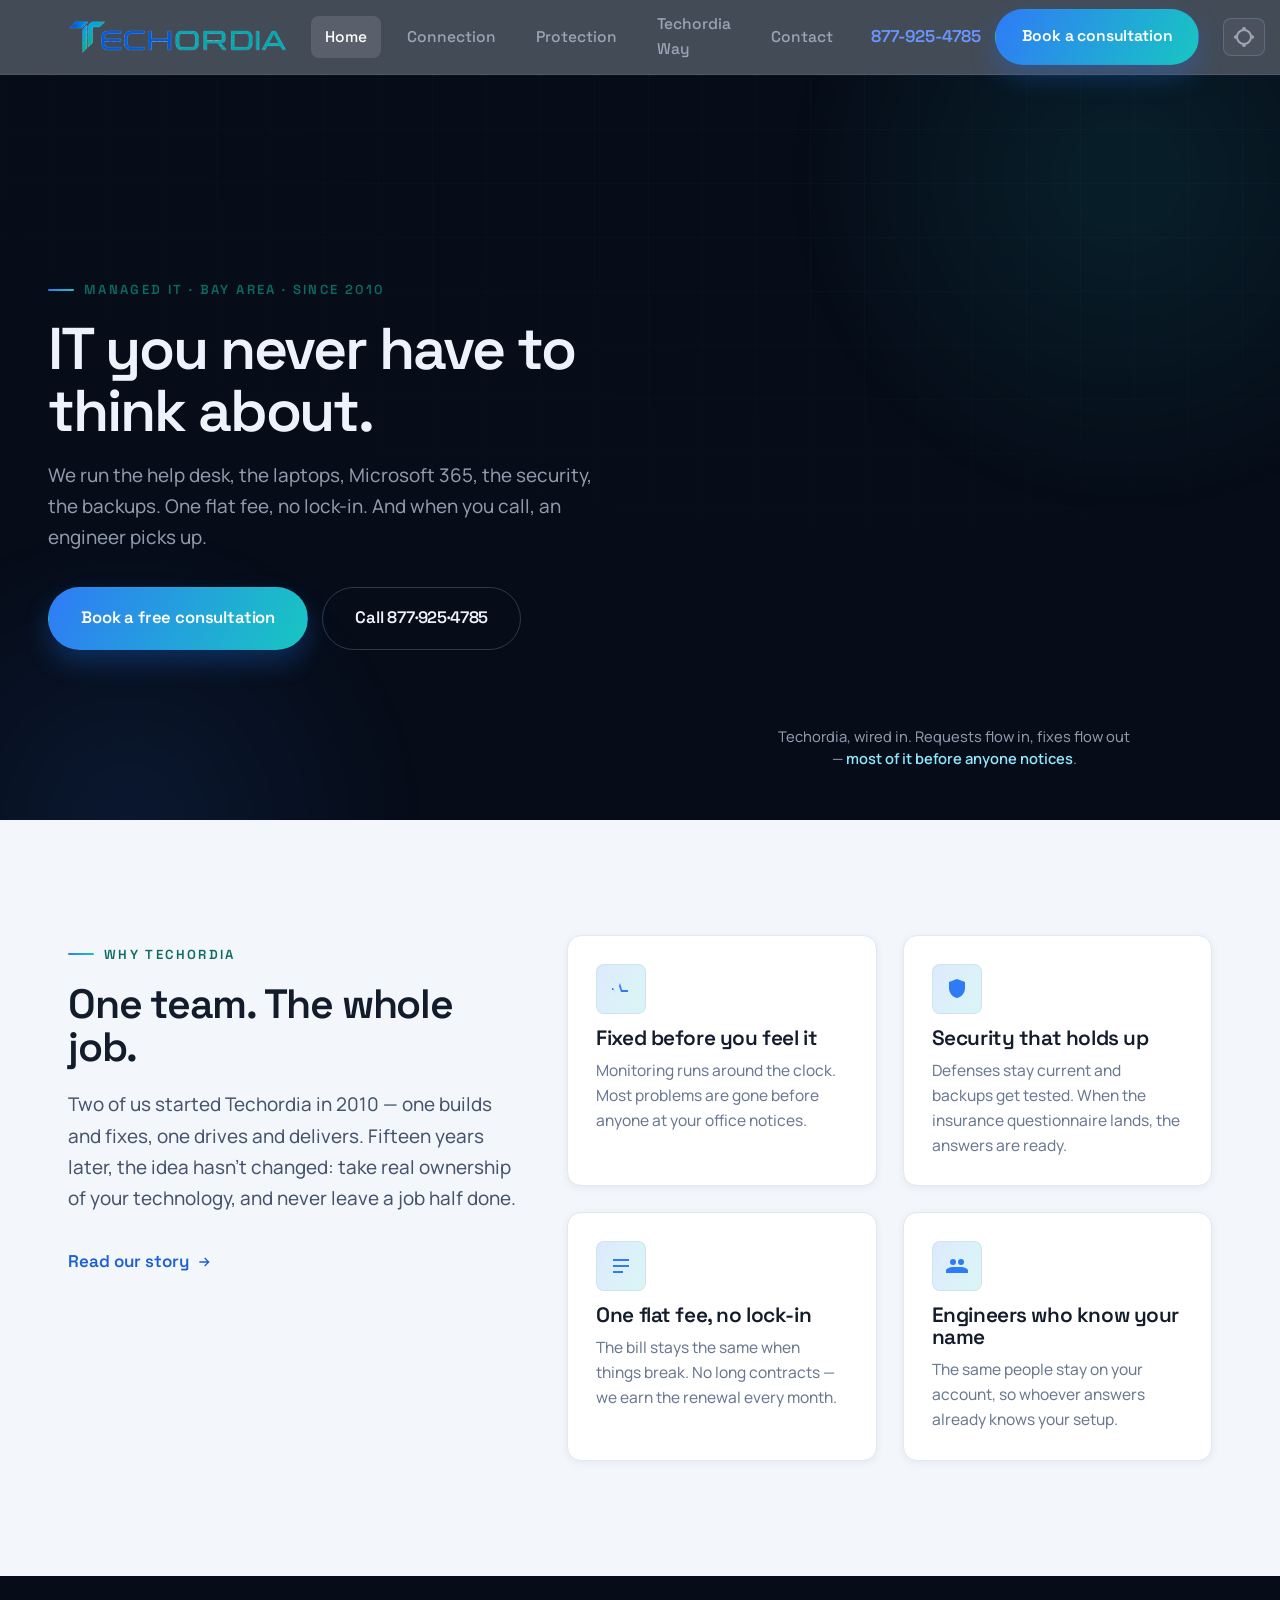
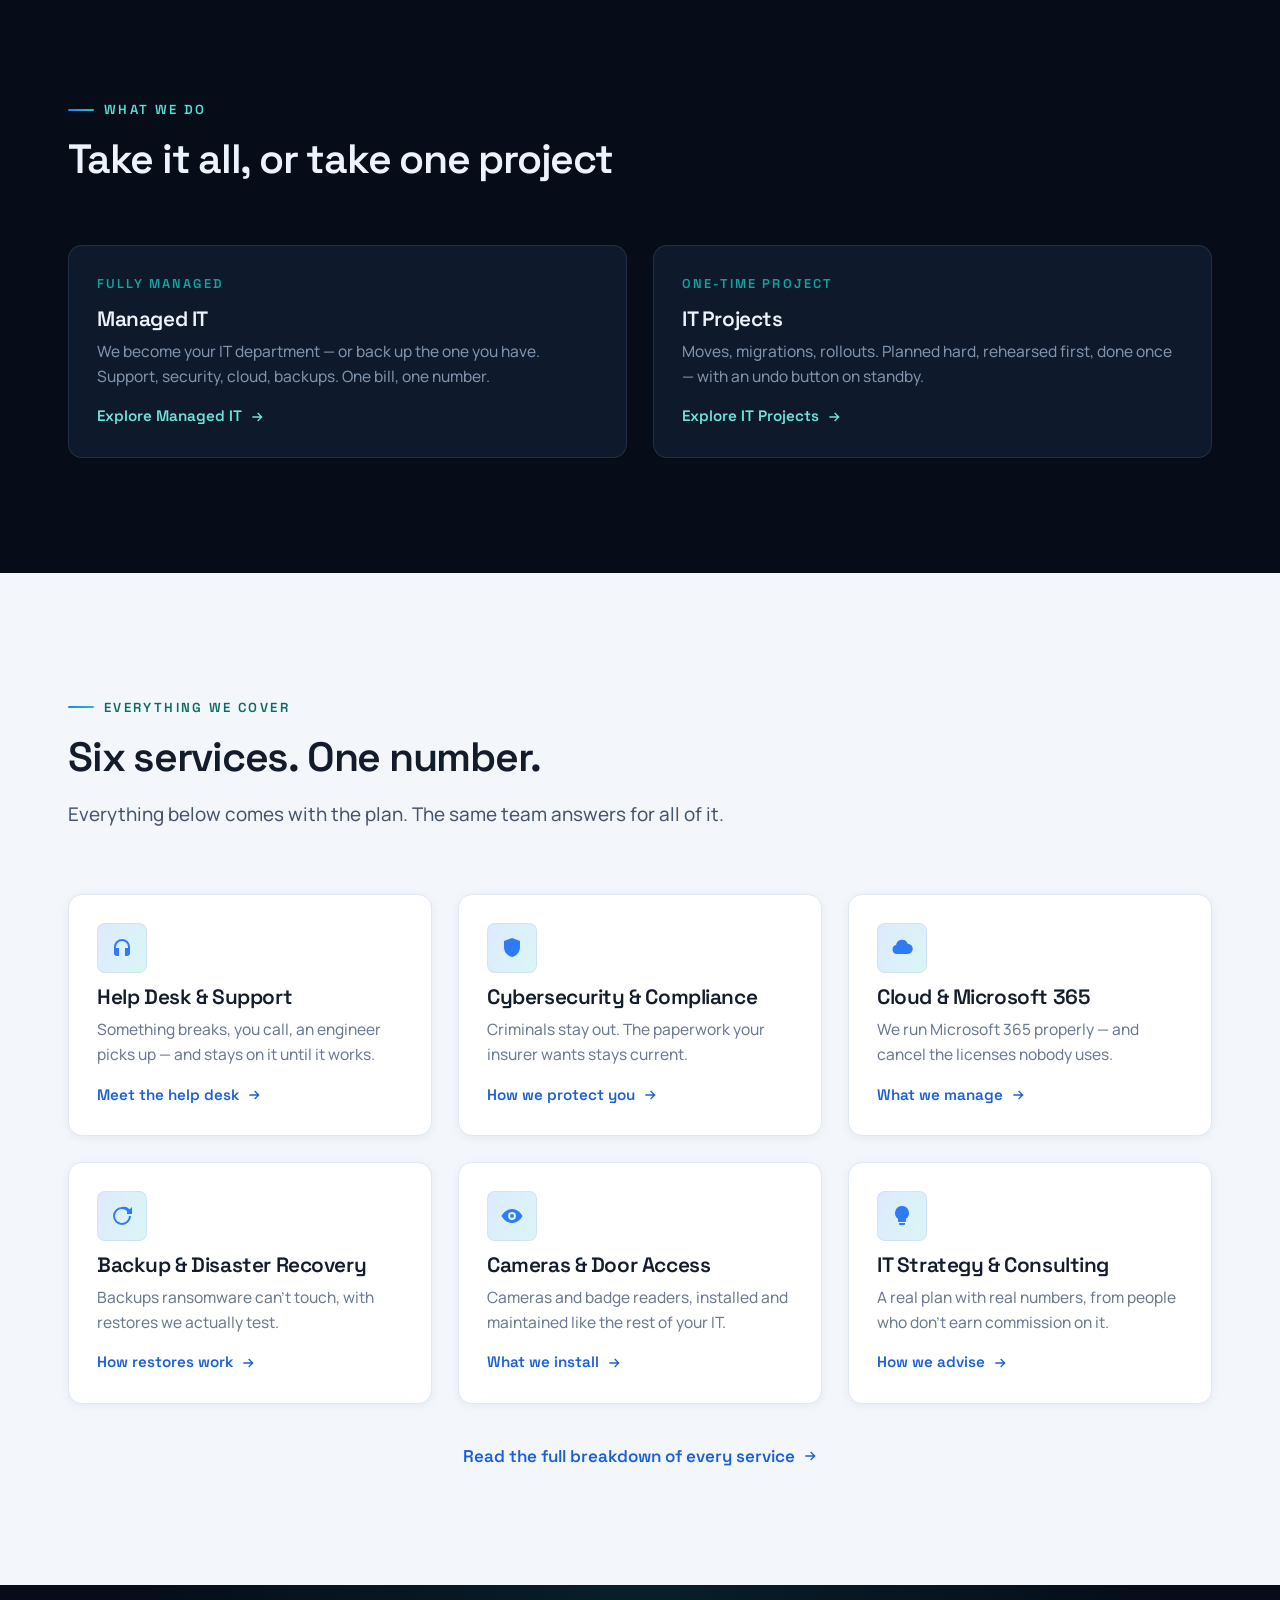
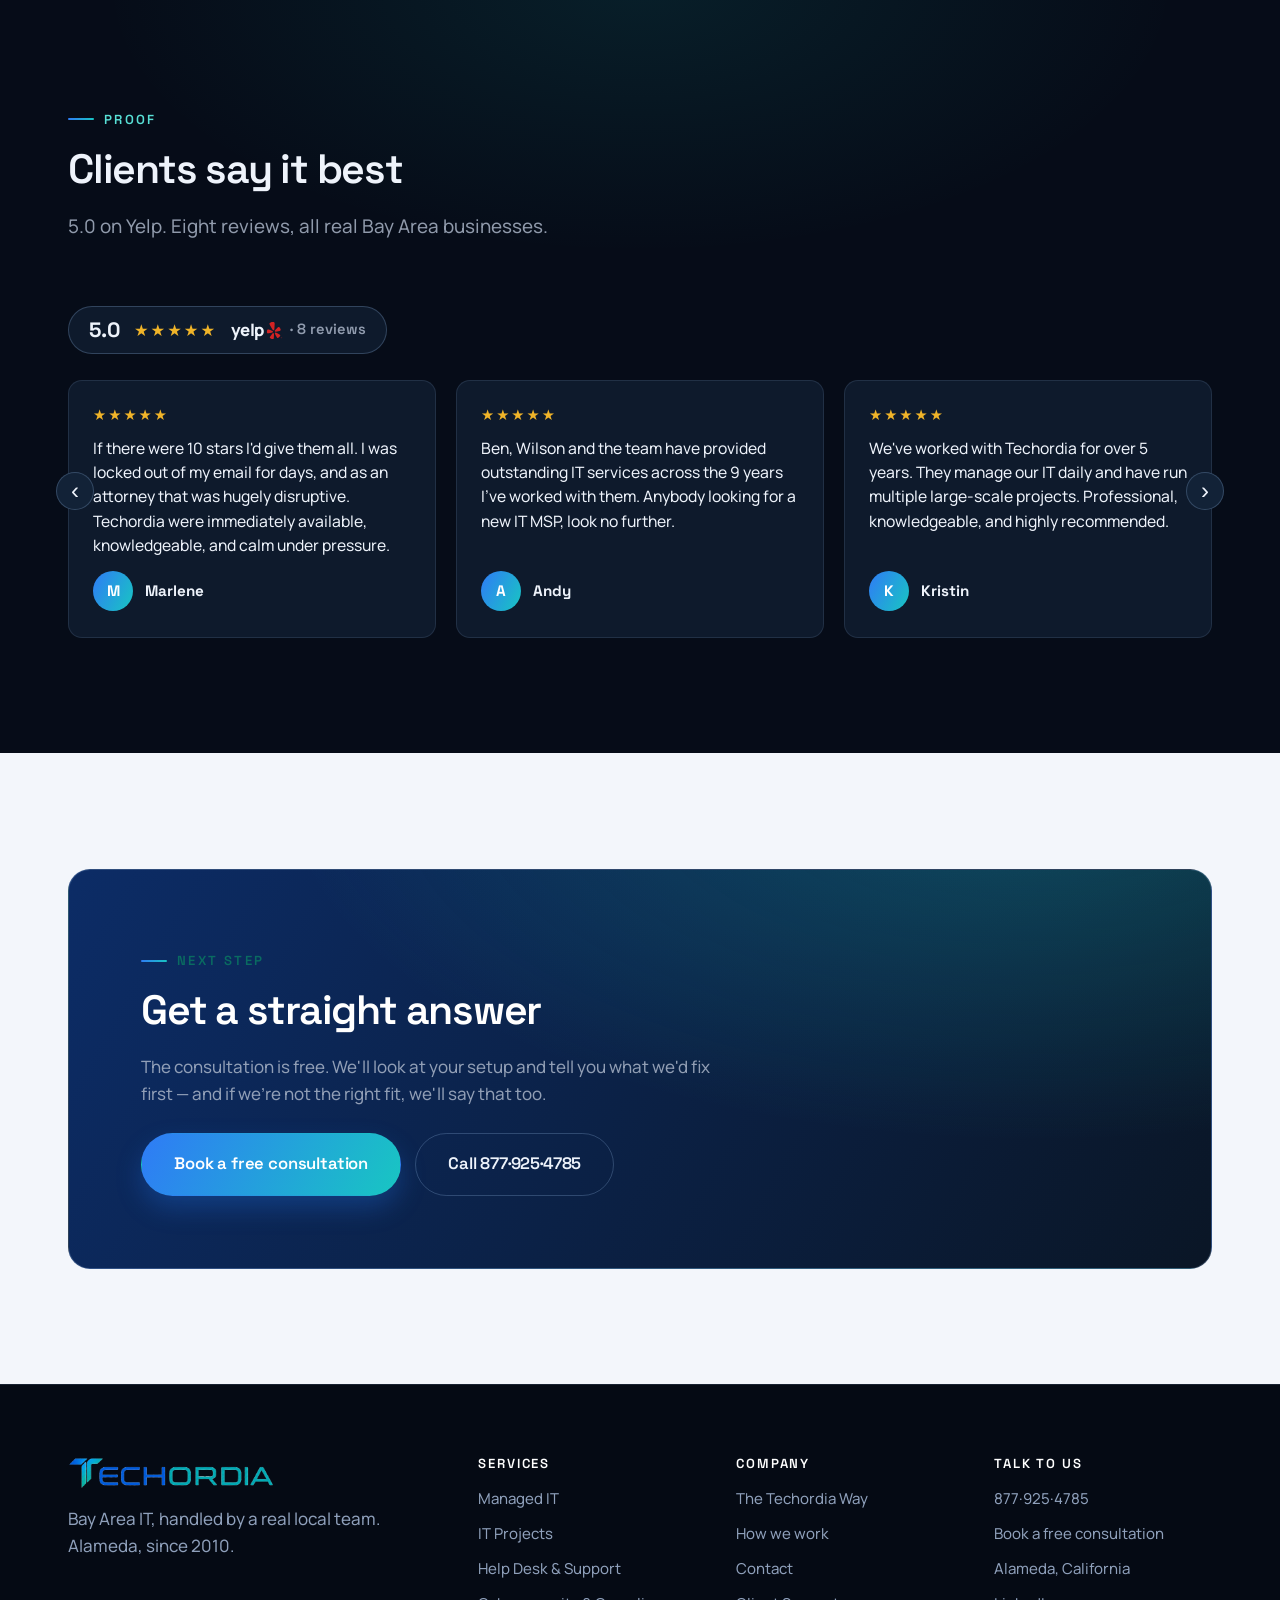
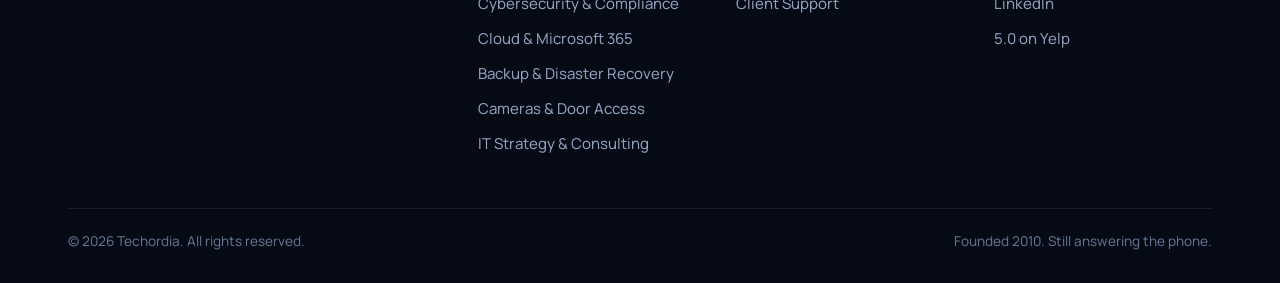
<file: index.html>
<!DOCTYPE html>
<html lang="en">
<head>
<meta charset="UTF-8" />
<meta name="viewport" content="width=device-width, initial-scale=1.0" />
<title>Techordia | Managed IT for Bay Area Businesses Since 2010</title>
<meta name="description" content="Bay Area IT, handled since 2010. Unlimited support, one flat monthly fee, no lock-in — and when you call, an engineer picks up." />
<link rel="canonical" href="https://kylesmcclain.github.io/techordia-site2/" />
<meta property="og:type" content="website" />
<meta property="og:site_name" content="Techordia" />
<meta property="og:title" content="Techordia | Managed IT for Bay Area Businesses Since 2010" />
<meta property="og:description" content="Bay Area IT, handled since 2010. Unlimited support, one flat monthly fee, no lock-in — and when you call, an engineer picks up." />
<meta property="og:url" content="https://kylesmcclain.github.io/techordia-site2/" />
<meta property="og:image" content="https://kylesmcclain.github.io/techordia-site2/assets/img/logo.png" />
<meta name="twitter:card" content="summary" />
<meta name="twitter:title" content="Techordia | Managed IT for Bay Area Businesses Since 2010" />
<meta name="twitter:description" content="Bay Area IT, handled since 2010. Unlimited support, one flat monthly fee, no lock-in — and when you call, an engineer picks up." />
<meta name="twitter:image" content="https://kylesmcclain.github.io/techordia-site2/assets/img/logo.png" />
<link rel="icon" href="assets/img/favicon.svg" type="image/svg+xml" />
<link rel="icon" href="assets/img/favicon.ico" sizes="32x32" />
<link rel="apple-touch-icon" href="assets/img/apple-touch-icon.png" />
<link rel="preconnect" href="https://fonts.googleapis.com" />
<link rel="preconnect" href="https://fonts.gstatic.com" crossorigin />
<link href="https://fonts.googleapis.com/css2?family=Space+Grotesk:wght@500;600;700&family=Manrope:wght@400;500;600;700&display=swap" rel="stylesheet" />
<link rel="stylesheet" href="assets/css/app.css?v=20260611-4" />
<link rel="stylesheet" href="assets/css/effects.css?v=20260611-4" />
</head>
<body>
<!-- ================= HEADER ================= -->
<header class="masthead">
  <div class="wrap masthead__row">
    <a class="brand" href="index.html" aria-label="Techordia home"><img src="assets/img/logo.png?v=20260611-4" alt="Techordia" /></a>
    <nav class="mainnav" aria-label="Primary">
      <a href="index.html" class="is-active">Home</a>
      <a href="managed-it.html">Connection</a>
      <a href="managed-it.html#cybersecurity">Protection</a>
      <a href="techordia-way.html">Techordia Way</a>
      <a href="contact.html">Contact</a>
    </nav>
    <div class="header-cta">
      <a href="tel:8779254785" class="textlink nowrap">877-925-4785</a>
      <a href="contact.html" class="btn btn--primary">Book a consultation</a>
    </div>
    <button class="navtoggle" aria-label="Menu" aria-expanded="false"><span></span></button>
  </div>
</header>

<main>
<!-- ================= HERO ================= -->
<section class="hero">
  <div class="hero__glow" aria-hidden="true"></div>
  <div class="hero__grid-bg" aria-hidden="true"></div>
  <div class="wrap hero__inner home-hero">
    <div class="home-hero__copy">
      <p class="eyebrow">Managed IT · Bay Area · Since 2010</p>
      <h1>IT you never have to think about.</h1>
      <p class="lede">We run the help desk, the laptops, Microsoft&nbsp;365, the security, the backups. One flat fee, no lock-in. And when you call, an engineer picks up.</p>
      <div class="hero-actions">
        <a href="contact.html" class="btn btn--primary btn--lg">Book a free consultation</a>
        <a href="tel:8779254785" class="btn btn--ghost btn--lg">Call 877·925·4785</a>
      </div>
    </div>
    <div class="home-hero__fx">
      <div class="fx" data-fx="core" data-label="The Techordia command core: a circuit board where requests flow in, fixes flow out, and live status updates show threats blocked, backups verified, and tickets closed"></div>
      <p class="fx-caption">Techordia, wired in. Requests flow in, fixes flow out — <strong>most of it before anyone notices</strong>.</p>
    </div>
  </div>
</section>

<!-- ================= VALUE ================= -->
<section class="section">
  <div class="wrap">
    <div class="home-split">
      <div class="head reveal" style="margin-bottom:0">
        <p class="eyebrow">Why Techordia</p>
        <h2>One team. The whole job.</h2>
        <p class="lede">Two of us started Techordia in 2010 — one builds and fixes, one drives and delivers. Fifteen years later, the idea hasn't changed: take real ownership of your technology, and never leave a job half done.</p>
        <a href="techordia-way.html" class="textlink" style="margin-top:18px">Read our story <svg viewBox="0 0 24 24" fill="none" stroke="currentColor" stroke-width="2"><path d="M5 12h14m-6-6 6 6-6 6"/></svg></a>
      </div>
      <div class="grid cols-2 home-why">
        <div class="card reveal"><div class="ic"><svg viewBox="0 0 24 24" fill="currentColor"><path d="M3 13h2l2 5 4-12 2 7h6v2h-7l-2-6-3 9-3-7H3v-2Z"/></svg></div><h3>Fixed before you feel it</h3><p>Monitoring runs around the clock. Most problems are gone before anyone at your office notices.</p></div>
        <div class="card reveal" data-d="1"><div class="ic"><svg viewBox="0 0 24 24" fill="currentColor"><path d="M12 2 4 5v6c0 5 3.4 8.9 8 10 4.6-1.1 8-5 8-10V5l-8-3Z"/></svg></div><h3>Security that holds up</h3><p>Defenses stay current and backups get tested. When the insurance questionnaire lands, the answers are ready.</p></div>
        <div class="card reveal" data-d="2"><div class="ic"><svg viewBox="0 0 24 24" fill="currentColor"><path d="M4 5h16v2H4zm0 6h16v2H4zm0 6h10v2H4z"/></svg></div><h3>One flat fee, no lock-in</h3><p>The bill stays the same when things break. No long contracts — we earn the renewal every month.</p></div>
        <div class="card reveal" data-d="3"><div class="ic"><svg viewBox="0 0 24 24" fill="currentColor"><path d="M16 11a3 3 0 1 0 0-6 3 3 0 0 0 0 6Zm-8 0a3 3 0 1 0 0-6 3 3 0 0 0 0 6Zm0 2c-2.3 0-7 1.2-7 3.5V19h22v-2.5c0-2.3-4.7-3.5-7-3.5a8 8 0 0 0-1 .1A4.5 4.5 0 0 1 16 13H8Z"/></svg></div><h3>Engineers who know your name</h3><p>The same people stay on your account, so whoever answers already knows your setup.</p></div>
      </div>
    </div>
  </div>
</section>

<!-- ================= SERVICES TEASER ================= -->
<section class="section dark" id="services">
  <div class="wrap">
    <div class="head reveal">
      <p class="eyebrow">What we do</p>
      <h2>Take it all, or take one project</h2>
    </div>
    <div class="grid cols-2 model-grid">
      <a class="model-card card reveal" href="managed-it.html">
        <span class="card__tag">FULLY MANAGED</span><h3>Managed IT</h3>
        <p>We become your IT department — or back up the one you have. Support, security, cloud, backups. One bill, one number.</p>
        <span class="textlink">Explore Managed IT <svg viewBox="0 0 24 24" fill="none" stroke="currentColor" stroke-width="2"><path d="M5 12h14m-6-6 6 6-6 6"/></svg></span>
      </a>
      <a class="model-card card reveal" data-d="3" href="it-projects.html">
        <span class="card__tag">ONE-TIME PROJECT</span><h3>IT Projects</h3>
        <p>Moves, migrations, rollouts. Planned hard, rehearsed first, done once — with an undo button on standby.</p>
        <span class="textlink">Explore IT Projects <svg viewBox="0 0 24 24" fill="none" stroke="currentColor" stroke-width="2"><path d="M5 12h14m-6-6 6 6-6 6"/></svg></span>
      </a>
    </div>
  </div>
</section>

<!-- ================= FULL SERVICES / CAPABILITIES ================= -->
<section class="section" id="capabilities">
  <div class="wrap">
    <div class="head reveal">
      <p class="eyebrow">Everything we cover</p>
      <h2>Six services. One number.</h2>
      <p class="lede">Everything below comes with the plan. The same team answers for all of it.</p>
    </div>
    <div class="grid cols-3">
      <a class="card reveal" href="managed-it.html#help-desk">
        <div class="ic"><svg viewBox="0 0 24 24" fill="currentColor"><path d="M12 3a8 8 0 0 0-8 8v6a3 3 0 0 0 3 3h2v-8H6v-1a6 6 0 1 1 12 0v1h-3v8h2a3 3 0 0 0 3-3v-6a8 8 0 0 0-8-8Z"/></svg></div>
        <h3>Help Desk &amp; Support</h3>
        <p>Something breaks, you call, an engineer picks up — and stays on it until it works.</p>
        <span class="textlink">Meet the help desk <svg viewBox="0 0 24 24" fill="none" stroke="currentColor" stroke-width="2"><path d="M5 12h14m-6-6 6 6-6 6"/></svg></span>
      </a>
      <a class="card reveal" data-d="1" href="managed-it.html#cybersecurity">
        <div class="ic"><svg viewBox="0 0 24 24" fill="currentColor"><path d="M12 2 4 5v6c0 5 3.4 8.9 8 10 4.6-1.1 8-5 8-10V5l-8-3Z"/></svg></div>
        <h3>Cybersecurity &amp; Compliance</h3>
        <p>Criminals stay out. The paperwork your insurer wants stays current.</p>
        <span class="textlink">How we protect you <svg viewBox="0 0 24 24" fill="none" stroke="currentColor" stroke-width="2"><path d="M5 12h14m-6-6 6 6-6 6"/></svg></span>
      </a>
      <a class="card reveal" data-d="2" href="managed-it.html#cloud">
        <div class="ic"><svg viewBox="0 0 24 24" fill="currentColor"><path d="M7 18a4.5 4.5 0 0 1-.9-8.9 6 6 0 0 1 11.6-1.4A4.5 4.5 0 0 1 17.5 18H7Z"/></svg></div>
        <h3>Cloud &amp; Microsoft 365</h3>
        <p>We run Microsoft&nbsp;365 properly — and cancel the licenses nobody uses.</p>
        <span class="textlink">What we manage <svg viewBox="0 0 24 24" fill="none" stroke="currentColor" stroke-width="2"><path d="M5 12h14m-6-6 6 6-6 6"/></svg></span>
      </a>
      <a class="card reveal" href="managed-it.html#backup">
        <div class="ic"><svg viewBox="0 0 24 24" fill="currentColor"><path d="M12 3a9 9 0 1 0 9 9h-2a7 7 0 1 1-2-4.9V10h5V3l-2.3 2.3A9 9 0 0 0 12 3Z"/></svg></div>
        <h3>Backup &amp; Disaster Recovery</h3>
        <p>Backups ransomware can't touch, with restores we actually test.</p>
        <span class="textlink">How restores work <svg viewBox="0 0 24 24" fill="none" stroke="currentColor" stroke-width="2"><path d="M5 12h14m-6-6 6 6-6 6"/></svg></span>
      </a>
      <a class="card reveal" data-d="1" href="managed-it.html#cameras">
        <div class="ic"><svg viewBox="0 0 24 24" fill="currentColor"><path d="M12 5C6.5 5 2.7 9.6 1.5 12c1.2 2.4 5 7 10.5 7s9.3-4.6 10.5-7C21.3 9.6 17.5 5 12 5Zm0 11a4 4 0 1 1 0-8 4 4 0 0 1 0 8Zm0-2.2A1.8 1.8 0 1 0 12 10a1.8 1.8 0 0 0 0 3.8Z"/></svg></div>
        <h3>Cameras &amp; Door Access</h3>
        <p>Cameras and badge readers, installed and maintained like the rest of your IT.</p>
        <span class="textlink">What we install <svg viewBox="0 0 24 24" fill="none" stroke="currentColor" stroke-width="2"><path d="M5 12h14m-6-6 6 6-6 6"/></svg></span>
      </a>
      <a class="card reveal" data-d="2" href="managed-it.html#strategy">
        <div class="ic"><svg viewBox="0 0 24 24" fill="currentColor"><path d="M12 2a7 7 0 0 0-4 12.74V17a1 1 0 0 0 1 1h6a1 1 0 0 0 1-1v-2.26A7 7 0 0 0 12 2ZM9 20a1 1 0 0 0 1 1h4a1 1 0 0 0 1-1v-1H9v1Z"/></svg></div>
        <h3>IT Strategy &amp; Consulting</h3>
        <p>A real plan with real numbers, from people who don't earn commission on it.</p>
        <span class="textlink">How we advise <svg viewBox="0 0 24 24" fill="none" stroke="currentColor" stroke-width="2"><path d="M5 12h14m-6-6 6 6-6 6"/></svg></span>
      </a>
    </div>
    <div class="reveal" style="text-align:center;margin-top:clamp(24px,3vw,38px)">
      <a href="managed-it.html#whats-inside" class="textlink" style="justify-content:center">Read the full breakdown of every service <svg viewBox="0 0 24 24" fill="none" stroke="currentColor" stroke-width="2"><path d="M5 12h14m-6-6 6 6-6 6"/></svg></a>
    </div>
  </div>
</section>


<!-- ================= REVIEWS ================= -->
<section class="section dark reviews" id="reviews">
  <div class="wrap">
    <div class="head reveal">
      <p class="eyebrow">Proof</p>
      <h2>Clients say it best</h2>
      <p class="lede">5.0 on Yelp. Eight reviews, all real Bay Area businesses.</p>
    </div>
    <div class="reviews__stage reveal" data-review-carousel>
      <div class="reviews__bar">
        <strong class="reviews__score">5.0</strong>
        <span class="reviews__stars" aria-label="5 out of 5 stars"><span aria-hidden="true">&#9733;&#9733;&#9733;&#9733;&#9733;</span></span>
        <a class="reviews__source" href="https://www.yelp.com/biz/techordia-alameda" target="_blank" rel="noopener"><span class="yelp-mark" aria-label="Yelp">Yelp</span> · 8 reviews</a>
      </div>
      <button class="reviews__arrow reviews__arrow--prev" type="button" aria-label="Previous reviews"><span aria-hidden="true">&#8249;</span></button>
      <div class="reviews__track" tabindex="0" aria-label="Client reviews">
        <figure class="review-card">
          <div class="reviews__stars" aria-label="5 out of 5 stars"><span aria-hidden="true">&#9733;&#9733;&#9733;&#9733;&#9733;</span></div>
          <blockquote class="review-card__quote">If there were 10 stars I'd give them all. I was locked out of my email for days, and as an attorney that was hugely disruptive. Techordia were immediately available, knowledgeable, and calm under pressure.</blockquote>
          <figcaption class="review-card__author"><span class="review-avatar">M</span><strong>Marlene</strong></figcaption>
        </figure>
        <figure class="review-card">
          <div class="reviews__stars" aria-label="5 out of 5 stars"><span aria-hidden="true">&#9733;&#9733;&#9733;&#9733;&#9733;</span></div>
          <blockquote class="review-card__quote">Ben, Wilson and the team have provided outstanding IT services across the 9 years I've worked with them. Anybody looking for a new IT MSP, look no further.</blockquote>
          <figcaption class="review-card__author"><span class="review-avatar">A</span><strong>Andy</strong></figcaption>
        </figure>
        <figure class="review-card">
          <div class="reviews__stars" aria-label="5 out of 5 stars"><span aria-hidden="true">&#9733;&#9733;&#9733;&#9733;&#9733;</span></div>
          <blockquote class="review-card__quote">We've worked with Techordia for over 5 years. They manage our IT daily and have run multiple large-scale projects. Professional, knowledgeable, and highly recommended.</blockquote>
          <figcaption class="review-card__author"><span class="review-avatar">K</span><strong>Kristin</strong></figcaption>
        </figure>
        <figure class="review-card">
          <div class="reviews__stars" aria-label="5 out of 5 stars"><span aria-hidden="true">&#9733;&#9733;&#9733;&#9733;&#9733;</span></div>
          <blockquote class="review-card__quote">Best IT company to work with. Very efficient and knowledgeable, quick to respond, and very friendly. Would highly recommend them.</blockquote>
          <figcaption class="review-card__author"><span class="review-avatar">D</span><strong>Darcy</strong></figcaption>
        </figure>
        <figure class="review-card">
          <div class="reviews__stars" aria-label="5 out of 5 stars"><span aria-hidden="true">&#9733;&#9733;&#9733;&#9733;&#9733;</span></div>
          <blockquote class="review-card__quote">The highest rating for service, professionalism, technical knowledge, and integrity. We've partnered with Techordia since 2010 and have never been disappointed.</blockquote>
          <figcaption class="review-card__author"><span class="review-avatar">V</span><strong>Vicki</strong></figcaption>
        </figure>
      </div>
      <button class="reviews__arrow reviews__arrow--next" type="button" aria-label="Next reviews"><span aria-hidden="true">&#8250;</span></button>
    </div>
  </div>
</section>

<!-- ================= CTA ================= -->
<section class="section">
  <div class="wrap">
    <div class="band reveal">
      <p class="eyebrow">Next step</p>
      <h2>Get a straight answer</h2>
      <p>The consultation is free. We'll look at your setup and tell you what we'd fix first — and if we're not the right fit, we'll say that too.</p>
      <div class="hero-actions">
        <a href="contact.html" class="btn btn--primary btn--lg">Book a free consultation</a>
        <a href="tel:8779254785" class="btn btn--ghost btn--lg">Call 877·925·4785</a>
      </div>
    </div>
  </div>
</section>
</main>

<!-- ================= FOOTER ================= -->
<footer class="foot">
  <div class="wrap">
    <div class="foot__top">
      <div>
        <img src="assets/img/logo.png?v=20260611-4" alt="Techordia" />
        <p class="measure">Bay Area IT, handled by a real local team. Alameda, since 2010.</p>
      </div>
      <div><h4>Services</h4><ul>
        <li><a href="managed-it.html">Managed IT</a></li>
        <li><a href="it-projects.html">IT Projects</a></li>
        <li><a href="managed-it.html#help-desk">Help Desk &amp; Support</a></li>
        <li><a href="managed-it.html#cybersecurity">Cybersecurity &amp; Compliance</a></li>
        <li><a href="managed-it.html#cloud">Cloud &amp; Microsoft 365</a></li>
        <li><a href="managed-it.html#backup">Backup &amp; Disaster Recovery</a></li>
        <li><a href="managed-it.html#cameras">Cameras &amp; Door Access</a></li>
        <li><a href="managed-it.html#strategy">IT Strategy &amp; Consulting</a></li>
      </ul></div>
      <div><h4>Company</h4><ul>
        <li><a href="techordia-way.html">The Techordia Way</a></li>
        <li><a href="services.html">How we work</a></li>
        <li><a href="contact.html">Contact</a></li><li><a href="https://connect.techordia.com" target="_blank" rel="noopener">Client Support</a></li>
      </ul></div>
      <div><h4>Talk to us</h4><ul>
        <li><a href="tel:8779254785">877·925·4785</a></li>
        <li><a href="contact.html">Book a free consultation</a></li>
        <li>Alameda, California</li>
        <li><a href="https://www.linkedin.com/company/techordia-llc" target="_blank" rel="noopener">LinkedIn</a></li><li><a href="https://www.yelp.com/biz/techordia-alameda" target="_blank" rel="noopener">5.0 on Yelp</a></li>
      </ul></div>
    </div>
    <div class="foot__bottom">
      <span>© <span id="yr">2026</span> Techordia. All rights reserved.</span>
      <span>Founded 2010. Still answering the phone.</span>
    </div>
  </div>
</footer>

<script src="assets/js/effects.js?v=20260611-4" defer></script>
<script src="assets/js/site.js?v=20260611-4" defer></script>
</body>
</html>
</file>
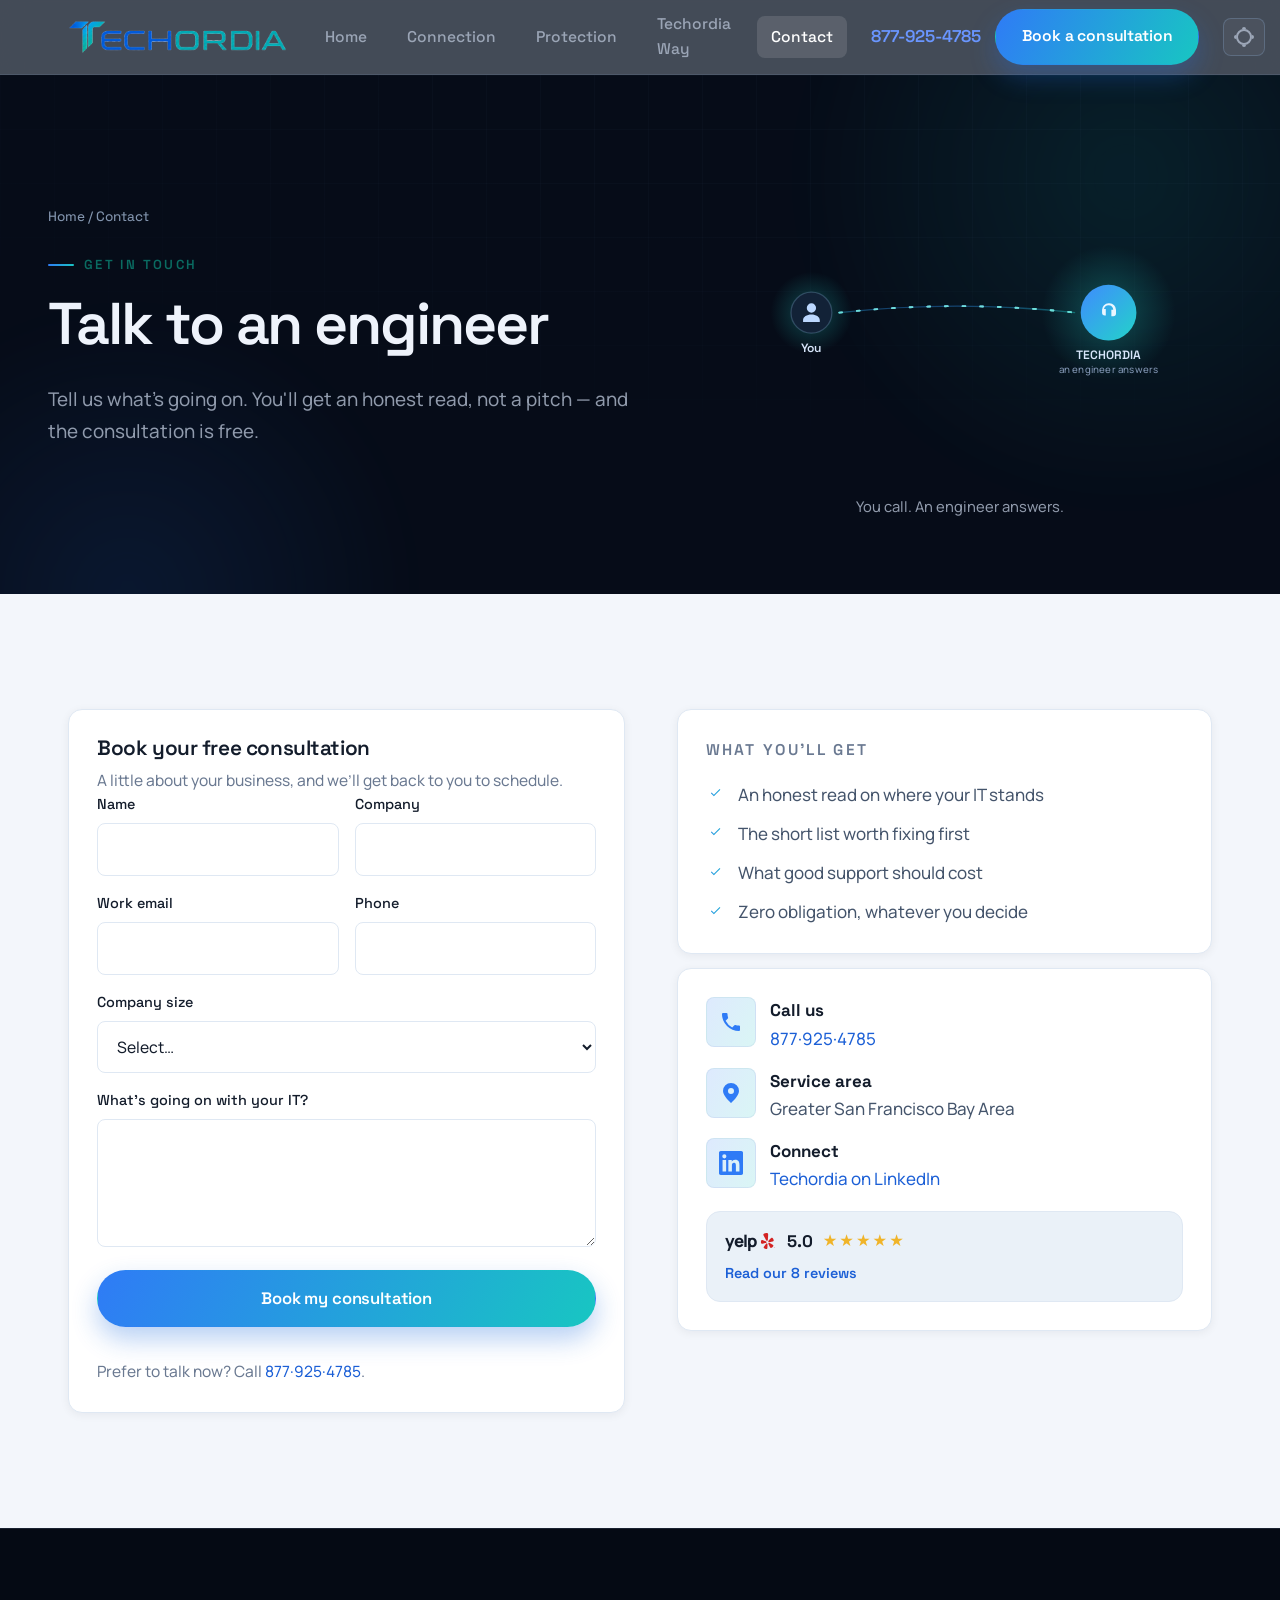
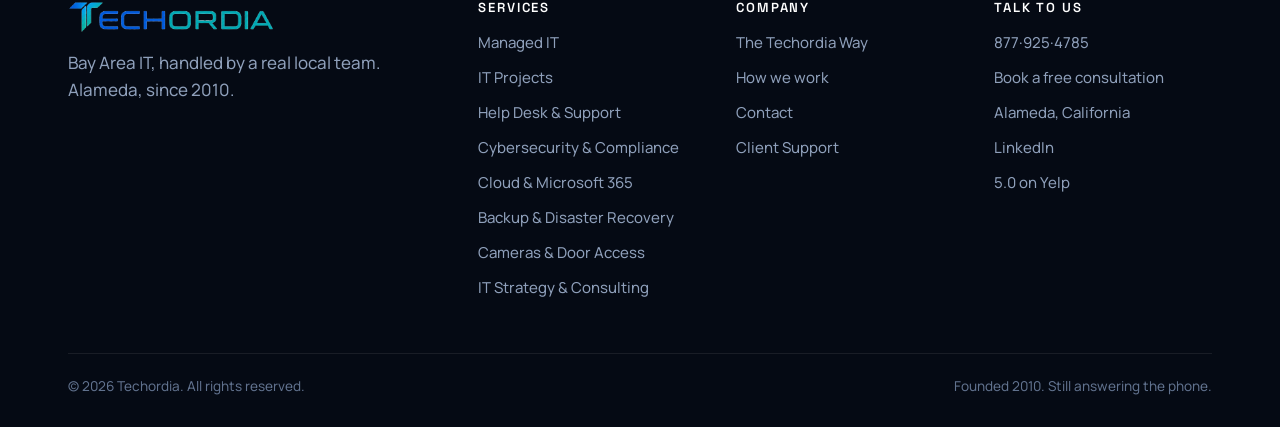
<file: contact.html>
<!DOCTYPE html>
<html lang="en">
<head>
<meta charset="UTF-8" />
<meta name="viewport" content="width=device-width, initial-scale=1.0" />
<title>Contact Techordia | Talk to an Engineer</title>
<meta name="description" content="Tell us what's going on with your IT. You'll get an honest read, not a pitch. Free consultation — call 877-925-4785 or send the form." />
<link rel="canonical" href="https://kylesmcclain.github.io/techordia-site2/contact.html" />
<meta property="og:type" content="website" />
<meta property="og:site_name" content="Techordia" />
<meta property="og:title" content="Contact Techordia | Talk to an Engineer" />
<meta property="og:description" content="Tell us what's going on with your IT. You'll get an honest read, not a pitch. Free consultation — call 877-925-4785 or send the form." />
<meta property="og:url" content="https://kylesmcclain.github.io/techordia-site2/contact.html" />
<meta property="og:image" content="https://kylesmcclain.github.io/techordia-site2/assets/img/logo.png" />
<meta name="twitter:card" content="summary" />
<meta name="twitter:title" content="Contact Techordia | Talk to an Engineer" />
<meta name="twitter:description" content="Tell us what's going on with your IT. You'll get an honest read, not a pitch. Free consultation — call 877-925-4785 or send the form." />
<meta name="twitter:image" content="https://kylesmcclain.github.io/techordia-site2/assets/img/logo.png" />
<link rel="icon" href="assets/img/favicon.svg" type="image/svg+xml" />
<link rel="icon" href="assets/img/favicon.ico" sizes="32x32" />
<link rel="apple-touch-icon" href="assets/img/apple-touch-icon.png" />
<link rel="preconnect" href="https://fonts.googleapis.com" />
<link rel="preconnect" href="https://fonts.gstatic.com" crossorigin />
<link href="https://fonts.googleapis.com/css2?family=Space+Grotesk:wght@500;600;700&family=Manrope:wght@400;500;600;700&display=swap" rel="stylesheet" />
<link rel="stylesheet" href="assets/css/app.css?v=20260611-4" />
<link rel="stylesheet" href="assets/css/effects.css?v=20260611-4" />
</head>
<body>
<header class="masthead">
  <div class="wrap masthead__row">
    <a class="brand" href="index.html" aria-label="Techordia home"><img src="assets/img/logo.png?v=20260611-4" alt="Techordia" /></a>
    <nav class="mainnav" aria-label="Primary">
      <a href="index.html">Home</a>
      <a href="managed-it.html">Connection</a>
      <a href="managed-it.html#cybersecurity">Protection</a>
      <a href="techordia-way.html">Techordia Way</a>
      <a href="contact.html" class="is-active">Contact</a>
    </nav>
    <div class="header-cta">
      <a href="tel:8779254785" class="textlink nowrap">877-925-4785</a>
      <a href="contact.html" class="btn btn--primary">Book a consultation</a>
    </div>
    <button class="navtoggle" aria-label="Menu" aria-expanded="false"><span></span></button>
  </div>
</header>

<main>
<section class="pagehero">
  <div class="hero__glow" aria-hidden="true"></div>
  <div class="hero__grid-bg" aria-hidden="true"></div>
  <div class="wrap pagehero__inner ph-2col">
    <div>
      <p class="breadcrumb"><a href="index.html">Home</a> / Contact</p>
      <p class="eyebrow">Get in touch</p>
      <h1>Talk to an engineer</h1>
      <p class="lede">Tell us what's going on. You'll get an honest read, not a pitch — and the consultation is free.</p>
    </div>
    <div>
      <div class="fx" data-fx="response" data-label="You call, and a Techordia engineer answers — signals flow both ways between you and the team"></div>
      <p class="fx-caption">You call. An engineer answers.</p>
    </div>
  </div>
</section>

<section class="section">
  <div class="wrap">
    <div class="contact">
      <div class="panel--light card reveal form-card">
        <h3 style="margin-top:0">Book your free consultation</h3>
        <p style="color:var(--slate-mute);margin-top:0">A little about your business, and we&rsquo;ll get back to you to schedule.</p>
        <form id="contact-form" class="form" action="https://api.web3forms.com/submit" method="POST" novalidate>
          <input type="hidden" name="access_key" value="2966d2b3-a102-4efe-82bd-7355a2a27027" />
          <input type="hidden" name="subject" value="New consultation request from techordia.com" />
          <input type="hidden" name="from_name" value="Techordia website" />
          <input type="hidden" name="redirect" value="https://kylesmcclain.github.io/techordia-site2/contact.html" />
          <input type="checkbox" name="botcheck" class="hp" tabindex="-1" autocomplete="off" aria-hidden="true" />
          <div class="row2">
            <div class="field"><label for="name">Name</label><input id="name" name="name" type="text" required autocomplete="name" /></div>
            <div class="field"><label for="company">Company</label><input id="company" name="company" type="text" autocomplete="organization" /></div>
          </div>
          <div class="row2">
            <div class="field"><label for="email">Work email</label><input id="email" name="email" type="email" required autocomplete="email" /></div>
            <div class="field"><label for="phone">Phone</label><input id="phone" name="phone" type="tel" autocomplete="tel" /></div>
          </div>
          <div class="field"><label for="size">Company size</label>
            <select id="size" name="size">
              <option value="">Select&hellip;</option><option>1&ndash;19 employees</option><option>20&ndash;50 employees</option>
              <option>51&ndash;100 employees</option><option>101&ndash;200 employees</option><option>200+ employees</option>
            </select>
          </div>
          <div class="field"><label for="message">What&rsquo;s going on with your IT?</label><textarea id="message" name="message" rows="4"></textarea></div>
          <button type="submit" class="btn btn--primary btn--lg" style="justify-content:center">Book my consultation</button>
          <p id="form-status" class="form-note" role="status" aria-live="polite"></p>
          <p class="form-note">Prefer to talk now? Call <a href="tel:8779254785">877&middot;925&middot;4785</a>.</p>
        </form>
      </div>
      <div class="contact__aside reveal" data-d="1">
        <div class="panel--light card">
          <p class="svc__listhead">What you'll get</p>
          <ul class="ticks">
            <li>An honest read on where your IT stands</li>
            <li>The short list worth fixing first</li>
            <li>What good support should cost</li>
            <li>Zero obligation, whatever you decide</li>
          </ul>
        </div>
        <div class="panel--light card">
          <div class="info-row">
            <span class="ic"><svg viewBox="0 0 24 24" fill="currentColor"><path d="M6.6 10.8a15.5 15.5 0 0 0 6.6 6.6l2.2-2.2a1 1 0 0 1 1-.25 11.4 11.4 0 0 0 3.6.57 1 1 0 0 1 1 1V20a1 1 0 0 1-1 1A17 17 0 0 1 3 4a1 1 0 0 1 1-1h3.5a1 1 0 0 1 1 1 11.4 11.4 0 0 0 .57 3.6 1 1 0 0 1-.25 1l-2.2 2.2Z"/></svg></span>
            <div><strong>Call us</strong><a href="tel:8779254785">877&middot;925&middot;4785</a></div>
          </div>
          <div class="info-row" style="margin-top:16px">
            <span class="ic"><svg viewBox="0 0 24 24" fill="currentColor"><path d="M12 2a8 8 0 0 0-8 8c0 5.25 8 12 8 12s8-6.75 8-12a8 8 0 0 0-8-8Zm0 11a3 3 0 1 1 0-6 3 3 0 0 1 0 6Z"/></svg></span>
            <div><strong>Service area</strong>Greater San Francisco Bay Area</div>
          </div>
          <div class="info-row" style="margin-top:16px">
            <span class="ic"><svg viewBox="0 0 24 24" fill="currentColor"><path d="M20.45 20.45h-3.56v-5.57c0-1.33-.03-3.04-1.85-3.04-1.86 0-2.14 1.45-2.14 2.94v5.67H9.35V9h3.41v1.56h.05c.47-.9 1.64-1.85 3.37-1.85 3.6 0 4.27 2.37 4.27 5.46v6.28ZM5.34 7.43a2.06 2.06 0 1 1 0-4.13 2.06 2.06 0 0 1 0 4.13Zm1.78 13.02H3.56V9h3.56v11.45ZM22.22 0H1.77C.79 0 0 .77 0 1.73v20.54C0 23.22.79 24 1.77 24h20.45c.98 0 1.78-.78 1.78-1.73V1.73C24 .77 23.2 0 22.22 0Z"/></svg></span>
            <div><strong>Connect</strong><a href="https://www.linkedin.com/company/techordia-llc" target="_blank" rel="noopener">Techordia on LinkedIn</a></div>
          </div>
          <aside class="yelp-badge" aria-label="Techordia Yelp rating">
            <span class="yelp-badge__row"><span class="yelp-mark" aria-label="Yelp">Yelp</span> 5.0 <span class="reviews__stars" aria-label="5 out of 5 stars"><span aria-hidden="true">&#9733;&#9733;&#9733;&#9733;&#9733;</span></span></span>
            <a href="https://www.yelp.com/biz/techordia-alameda" target="_blank" rel="noopener">Read our 8 reviews</a>
          </aside>
        </div>
      </div>
    </div>
  </div>
</section>
</main>

<footer class="foot">
  <div class="wrap">
    <div class="foot__top">
      <div><img src="assets/img/logo.png?v=20260611-4" alt="Techordia" /><p class="measure">Bay Area IT, handled by a real local team. Alameda, since 2010.</p></div>
      <div><h4>Services</h4><ul>
        <li><a href="managed-it.html">Managed IT</a></li>
        <li><a href="it-projects.html">IT Projects</a></li>
        <li><a href="managed-it.html#help-desk">Help Desk &amp; Support</a></li>
        <li><a href="managed-it.html#cybersecurity">Cybersecurity &amp; Compliance</a></li>
        <li><a href="managed-it.html#cloud">Cloud &amp; Microsoft 365</a></li>
        <li><a href="managed-it.html#backup">Backup &amp; Disaster Recovery</a></li>
        <li><a href="managed-it.html#cameras">Cameras &amp; Door Access</a></li>
        <li><a href="managed-it.html#strategy">IT Strategy &amp; Consulting</a></li>
      </ul></div>
      <div><h4>Company</h4><ul><li><a href="techordia-way.html">The Techordia Way</a></li><li><a href="services.html">How we work</a></li><li><a href="contact.html">Contact</a></li><li><a href="https://connect.techordia.com" target="_blank" rel="noopener">Client Support</a></li></ul></div>
      <div><h4>Talk to us</h4><ul><li><a href="tel:8779254785">877·925·4785</a></li><li><a href="contact.html">Book a free consultation</a></li><li>Alameda, California</li><li><a href="https://www.linkedin.com/company/techordia-llc" target="_blank" rel="noopener">LinkedIn</a></li><li><a href="https://www.yelp.com/biz/techordia-alameda" target="_blank" rel="noopener">5.0 on Yelp</a></li></ul></div>
    </div>
    <div class="foot__bottom"><span>© <span id="yr">2026</span> Techordia. All rights reserved.</span><span>Founded 2010. Still answering the phone.</span></div>
  </div>
</footer>

<script src="assets/js/effects.js?v=20260611-4" defer></script>
<script src="assets/js/site.js?v=20260611-4" defer></script>
</body>
</html>
</file>
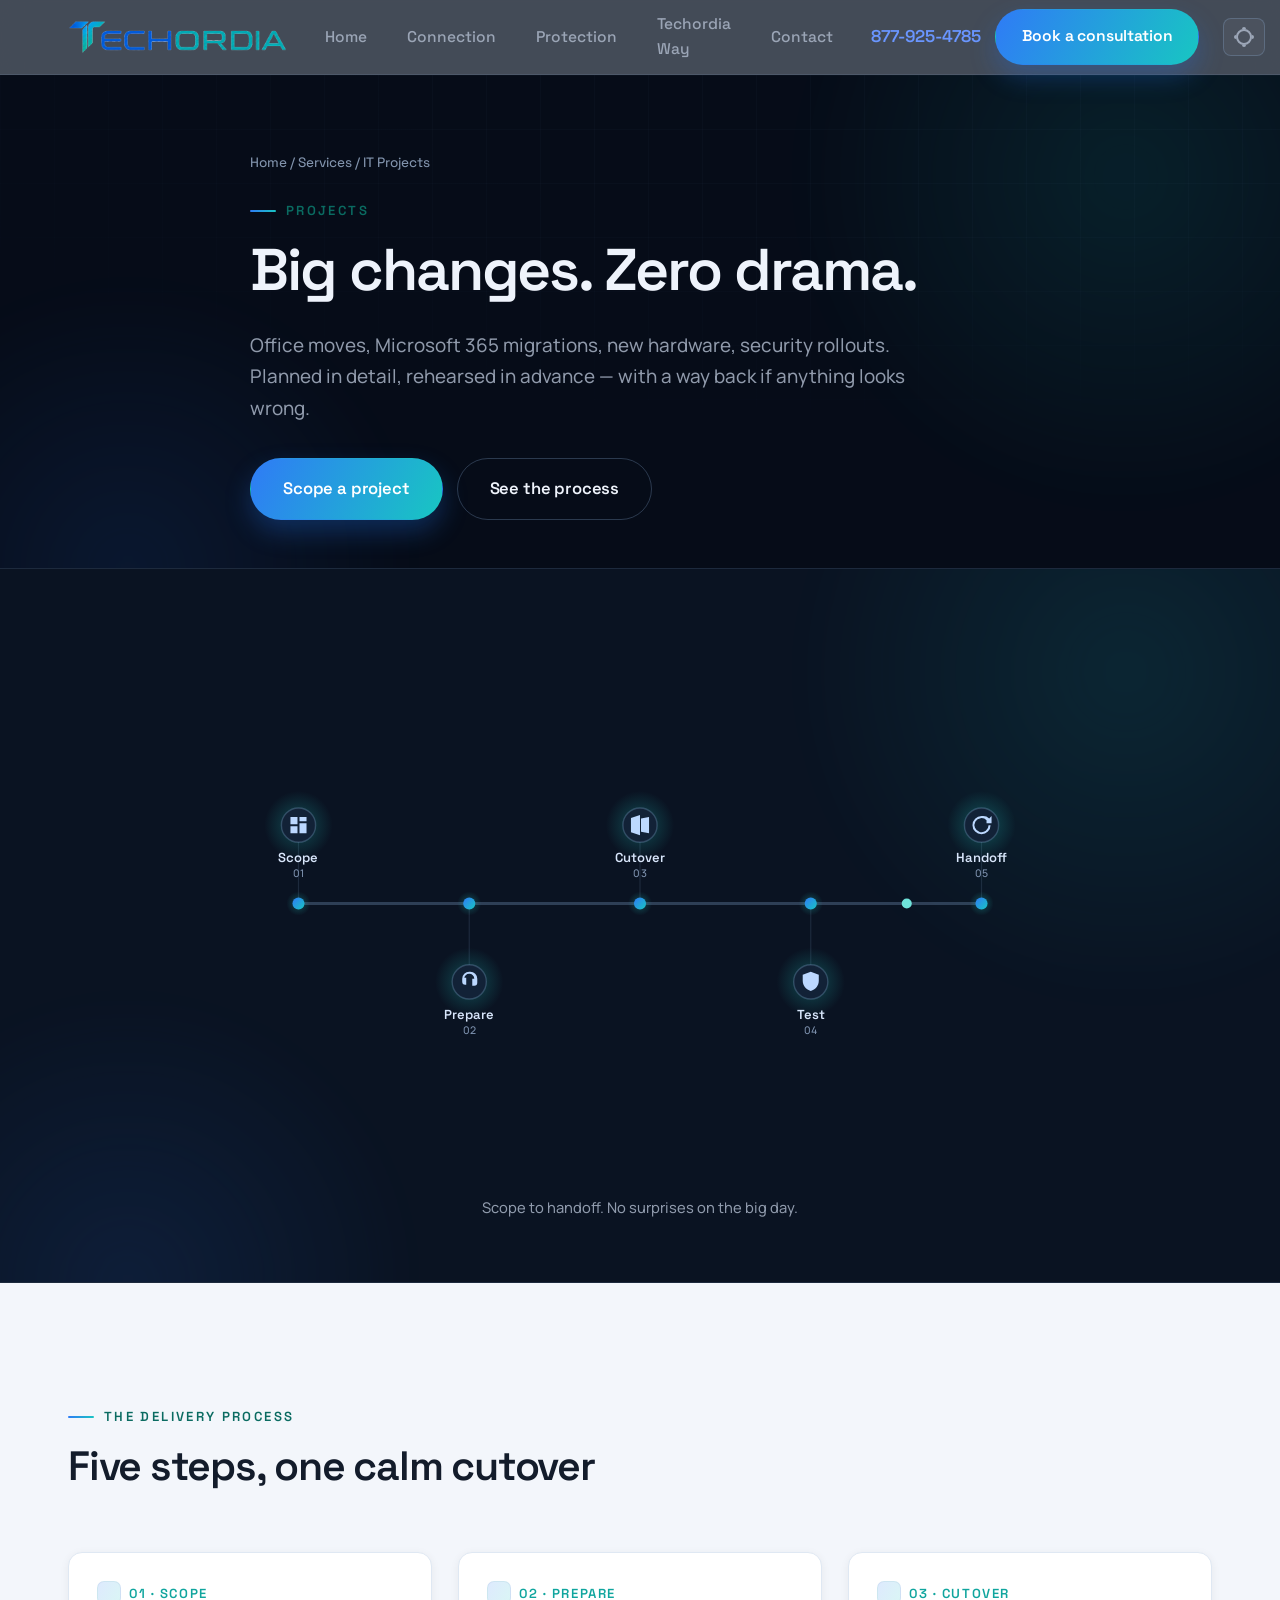
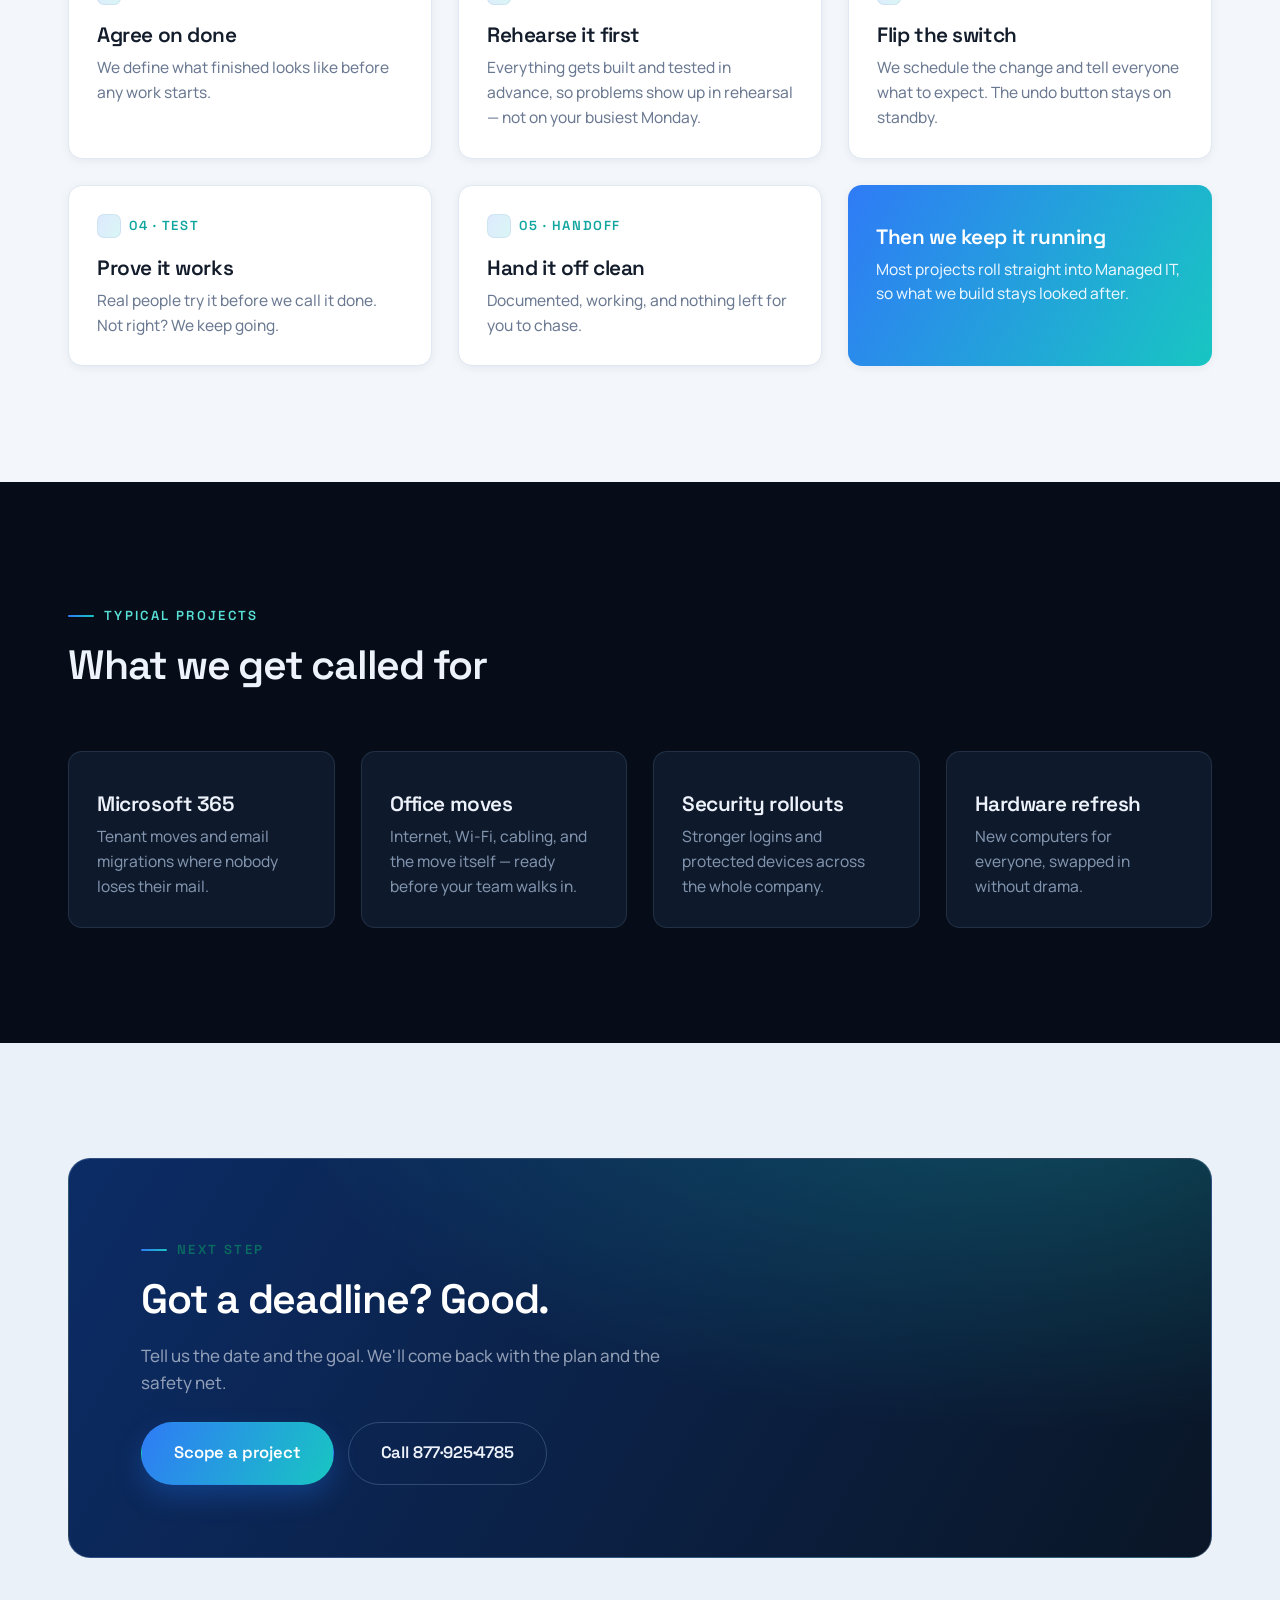
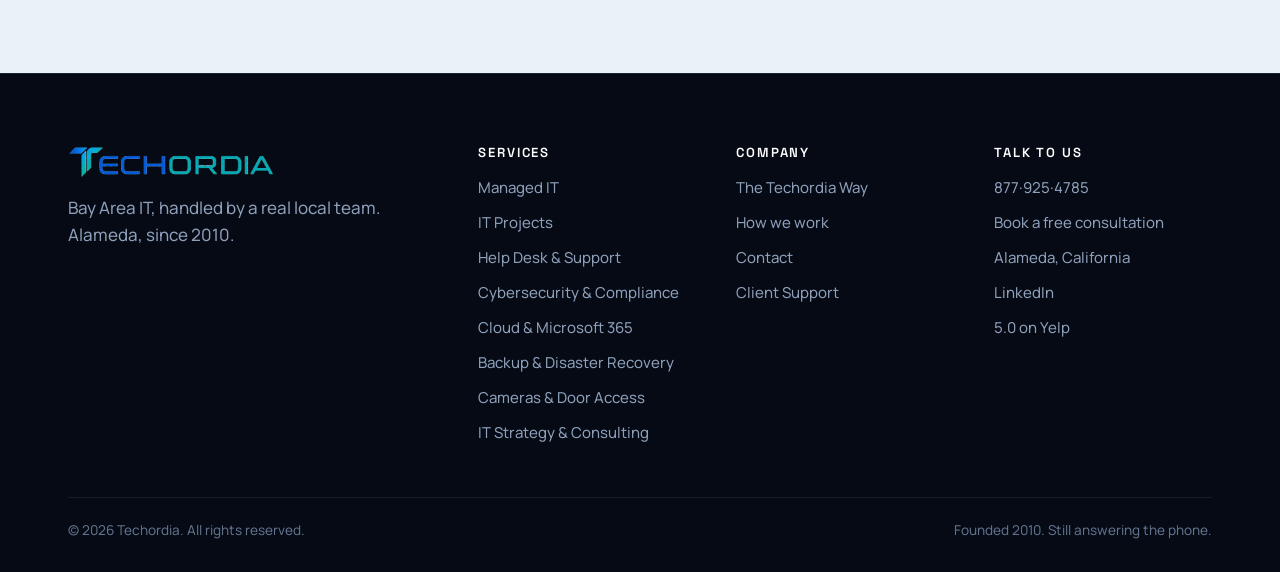
<file: it-projects.html>
<!DOCTYPE html>
<html lang="en">
<head>
<meta charset="UTF-8" />
<meta name="viewport" content="width=device-width, initial-scale=1.0" />
<title>IT Projects | Big Changes, Zero Drama | Techordia</title>
<meta name="description" content="Office moves, migrations, security rollouts, hardware refreshes. Planned in detail, rehearsed in advance, done once — by the Bay Area team behind Techordia since 2010." />
<link rel="canonical" href="https://kylesmcclain.github.io/techordia-site2/it-projects.html" />
<meta property="og:type" content="website" />
<meta property="og:site_name" content="Techordia" />
<meta property="og:title" content="IT Projects | Big Changes, Zero Drama | Techordia" />
<meta property="og:description" content="Office moves, migrations, security rollouts, hardware refreshes. Planned in detail, rehearsed in advance, done once — by the Bay Area team behind Techordia since 2010." />
<meta property="og:url" content="https://kylesmcclain.github.io/techordia-site2/it-projects.html" />
<meta property="og:image" content="https://kylesmcclain.github.io/techordia-site2/assets/img/logo.png" />
<meta name="twitter:card" content="summary" />
<meta name="twitter:title" content="IT Projects | Big Changes, Zero Drama | Techordia" />
<meta name="twitter:description" content="Office moves, migrations, security rollouts, hardware refreshes. Planned in detail, rehearsed in advance, done once — by the Bay Area team behind Techordia since 2010." />
<meta name="twitter:image" content="https://kylesmcclain.github.io/techordia-site2/assets/img/logo.png" />
<link rel="icon" href="assets/img/favicon.svg" type="image/svg+xml" />
<link rel="icon" href="assets/img/favicon.ico" sizes="32x32" />
<link rel="apple-touch-icon" href="assets/img/apple-touch-icon.png" />
<link rel="preconnect" href="https://fonts.googleapis.com" />
<link rel="preconnect" href="https://fonts.gstatic.com" crossorigin />
<link href="https://fonts.googleapis.com/css2?family=Space+Grotesk:wght@500;600;700&family=Manrope:wght@400;500;600;700&display=swap" rel="stylesheet" />
<link rel="stylesheet" href="assets/css/app.css?v=20260611-4" />
<link rel="stylesheet" href="assets/css/effects.css?v=20260611-4" />
</head>
<body>
<header class="masthead">
  <div class="wrap masthead__row">
    <a class="brand" href="index.html" aria-label="Techordia home"><img src="assets/img/logo.png?v=20260611-4" alt="Techordia" /></a>
    <nav class="mainnav" aria-label="Primary">
      <a href="index.html">Home</a>
      <a href="managed-it.html">Connection</a>
      <a href="managed-it.html#cybersecurity">Protection</a>
      <a href="techordia-way.html">Techordia Way</a>
      <a href="contact.html">Contact</a>
    </nav>
    <div class="header-cta">
      <a href="tel:8779254785" class="textlink nowrap">877-925-4785</a>
      <a href="contact.html" class="btn btn--primary">Book a consultation</a>
    </div>
    <button class="navtoggle" aria-label="Menu" aria-expanded="false"><span></span></button>
  </div>
</header>

<main>
<!-- compact hero -->
<section class="pagehero">
  <div class="hero__glow" aria-hidden="true"></div>
  <div class="hero__grid-bg" aria-hidden="true"></div>
  <div class="wrap pagehero__inner ph-narrow">
    <p class="breadcrumb"><a href="index.html">Home</a> / <a href="services.html">Services</a> / IT Projects</p>
    <p class="eyebrow">Projects</p>
    <h1>Big changes. Zero drama.</h1>
    <p class="lede">Office moves, Microsoft&nbsp;365 migrations, new hardware, security rollouts. Planned in detail, rehearsed in advance — with a way back if anything looks wrong.</p>
    <div class="hero-actions">
      <a href="contact.html" class="btn btn--primary btn--lg">Scope a project</a>
      <a href="#process" class="btn btn--ghost btn--lg">See the process</a>
    </div>
  </div>
</section>

<!-- full-width timeline -->
<section class="fx-band" id="process">
  <div class="hero__glow" aria-hidden="true"></div>
  <div class="wrap fx-stage">
    <div class="fx" data-fx="timeline" data-label="Project delivery timeline: scope, prepare, cutover, test, handoff"></div>
    <p class="fx-caption" style="text-align:center;margin-top:10px">Scope to handoff. No surprises on the big day.</p>
  </div>
</section>

<!-- the five steps -->
<section class="section">
  <div class="wrap">
    <div class="head reveal">
      <p class="eyebrow">The delivery process</p>
      <h2>Five steps, one calm cutover</h2>
    </div>
    <div class="grid cols-3 steps-row">
      <div class="card reveal step-card"><span class="sn">01 · SCOPE</span><h3>Agree on done</h3><p>We define what finished looks like before any work starts.</p></div>
      <div class="card reveal step-card" data-d="1"><span class="sn">02 · PREPARE</span><h3>Rehearse it first</h3><p>Everything gets built and tested in advance, so problems show up in rehearsal — not on your busiest Monday.</p></div>
      <div class="card reveal step-card" data-d="2"><span class="sn">03 · CUTOVER</span><h3>Flip the switch</h3><p>We schedule the change and tell everyone what to expect. The undo button stays on standby.</p></div>
      <div class="card reveal step-card"><span class="sn">04 · TEST</span><h3>Prove it works</h3><p>Real people try it before we call it done. Not right? We keep going.</p></div>
      <div class="card reveal step-card" data-d="1"><span class="sn">05 · HANDOFF</span><h3>Hand it off clean</h3><p>Documented, working, and nothing left for you to chase.</p></div>
      <div class="card reveal step-card" data-d="2" style="background:var(--grad);border:0">
        <h3 style="color:#fff">Then we keep it running</h3>
        <p style="color:#eaf6ff">Most projects roll straight into Managed IT, so what we build stays looked after.</p>
      </div>
    </div>
  </div>
</section>

<!-- project types -->
<section class="section dark">
  <div class="wrap">
    <div class="head reveal"><p class="eyebrow">Typical projects</p><h2>What we get called for</h2></div>
    <div class="grid cols-4">
      <div class="card reveal"><h3>Microsoft 365</h3><p>Tenant moves and email migrations where nobody loses their mail.</p></div>
      <div class="card reveal" data-d="1"><h3>Office moves</h3><p>Internet, Wi-Fi, cabling, and the move itself — ready before your team walks in.</p></div>
      <div class="card reveal" data-d="2"><h3>Security rollouts</h3><p>Stronger logins and protected devices across the whole company.</p></div>
      <div class="card reveal" data-d="3"><h3>Hardware refresh</h3><p>New computers for everyone, swapped in without drama.</p></div>
    </div>
  </div>
</section>

<section class="section soft">
  <div class="wrap"><div class="band reveal">
    <p class="eyebrow">Next step</p>
    <h2>Got a deadline? Good.</h2>
    <p>Tell us the date and the goal. We'll come back with the plan and the safety net.</p>
    <div class="hero-actions"><a href="contact.html" class="btn btn--primary btn--lg">Scope a project</a><a href="tel:8779254785" class="btn btn--ghost btn--lg">Call 877·925·4785</a></div>
  </div></div>
</section>
</main>

<footer class="foot">
  <div class="wrap">
    <div class="foot__top">
      <div><img src="assets/img/logo.png?v=20260611-4" alt="Techordia" /><p class="measure">Bay Area IT, handled by a real local team. Alameda, since 2010.</p></div>
      <div><h4>Services</h4><ul>
        <li><a href="managed-it.html">Managed IT</a></li>
        <li><a href="it-projects.html">IT Projects</a></li>
        <li><a href="managed-it.html#help-desk">Help Desk &amp; Support</a></li>
        <li><a href="managed-it.html#cybersecurity">Cybersecurity &amp; Compliance</a></li>
        <li><a href="managed-it.html#cloud">Cloud &amp; Microsoft 365</a></li>
        <li><a href="managed-it.html#backup">Backup &amp; Disaster Recovery</a></li>
        <li><a href="managed-it.html#cameras">Cameras &amp; Door Access</a></li>
        <li><a href="managed-it.html#strategy">IT Strategy &amp; Consulting</a></li>
      </ul></div>
      <div><h4>Company</h4><ul><li><a href="techordia-way.html">The Techordia Way</a></li><li><a href="services.html">How we work</a></li><li><a href="contact.html">Contact</a></li><li><a href="https://connect.techordia.com" target="_blank" rel="noopener">Client Support</a></li></ul></div>
      <div><h4>Talk to us</h4><ul><li><a href="tel:8779254785">877·925·4785</a></li><li><a href="contact.html">Book a free consultation</a></li><li>Alameda, California</li><li><a href="https://www.linkedin.com/company/techordia-llc" target="_blank" rel="noopener">LinkedIn</a></li><li><a href="https://www.yelp.com/biz/techordia-alameda" target="_blank" rel="noopener">5.0 on Yelp</a></li></ul></div>
    </div>
    <div class="foot__bottom"><span>© <span id="yr">2026</span> Techordia. All rights reserved.</span><span>Founded 2010. Still answering the phone.</span></div>
  </div>
</footer>

<script src="assets/js/effects.js?v=20260611-4" defer></script>
<script src="assets/js/site.js?v=20260611-4" defer></script>
</body>
</html>
</file>
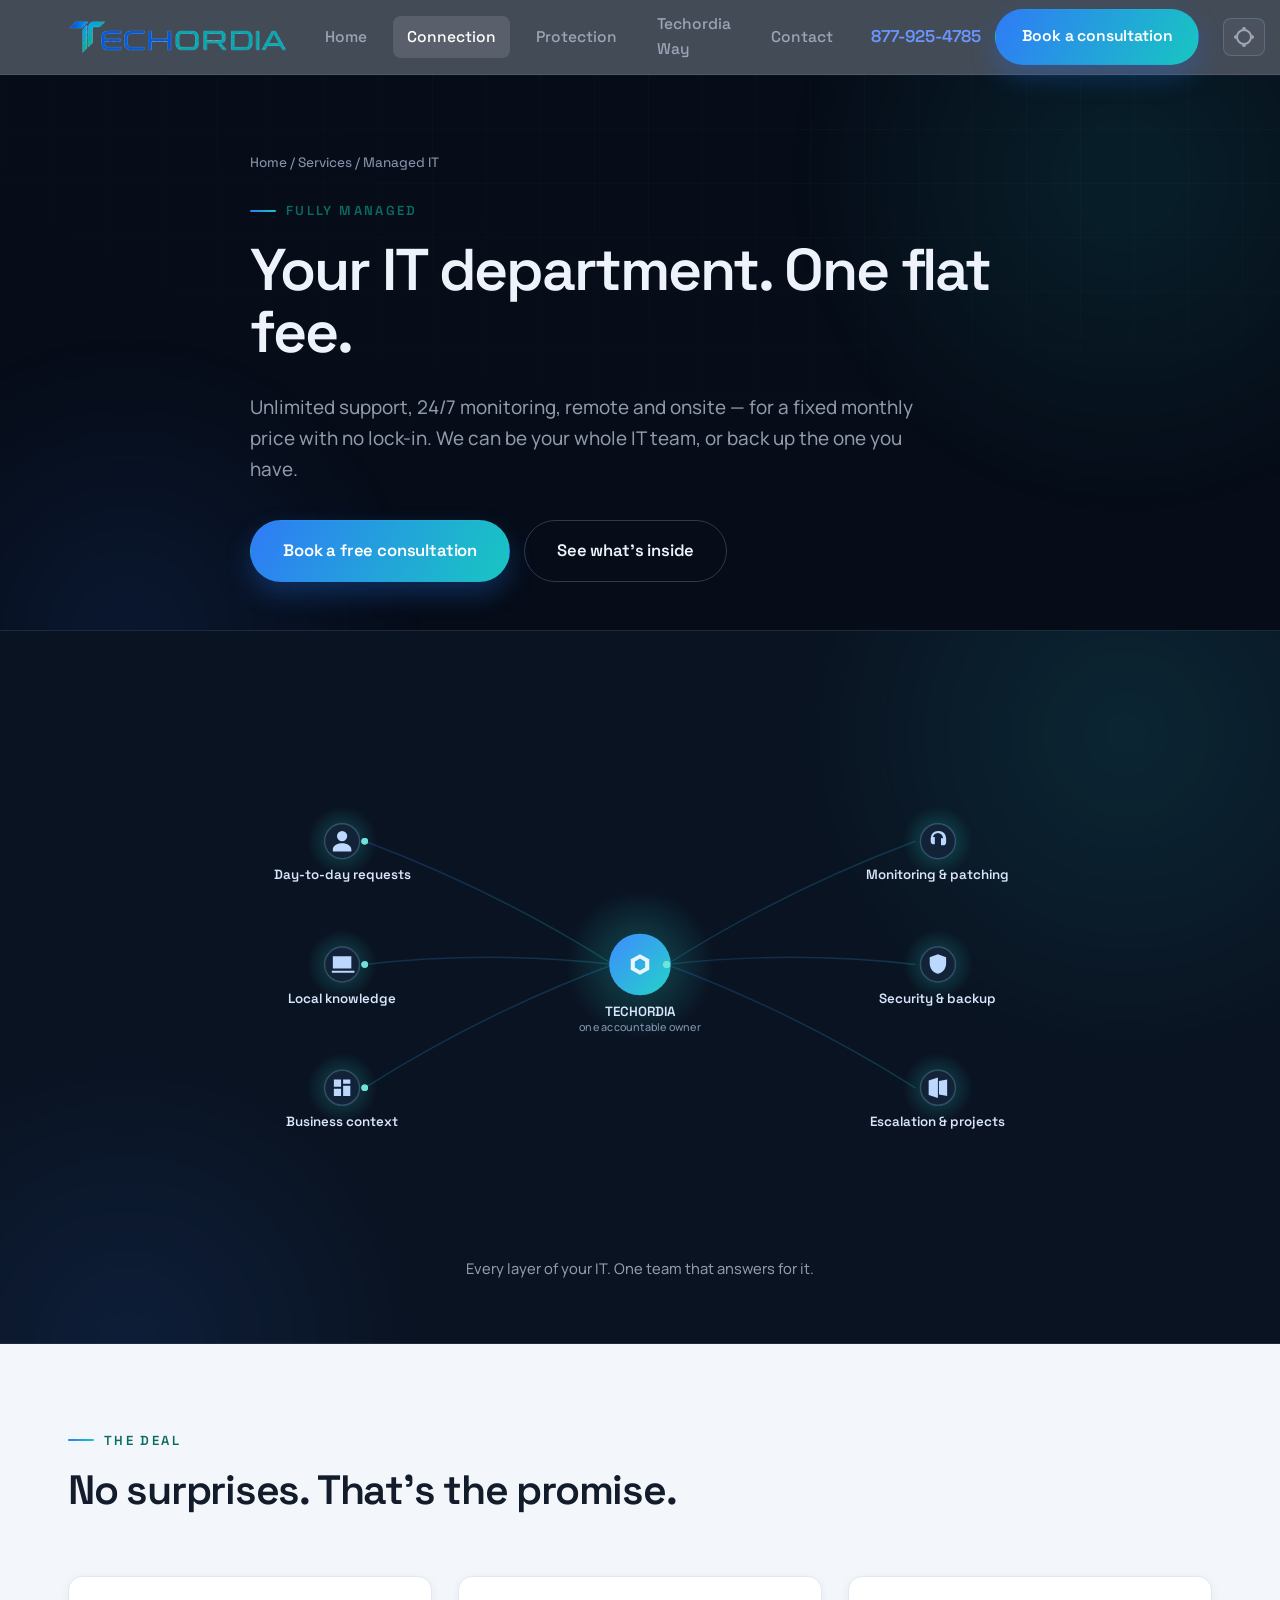
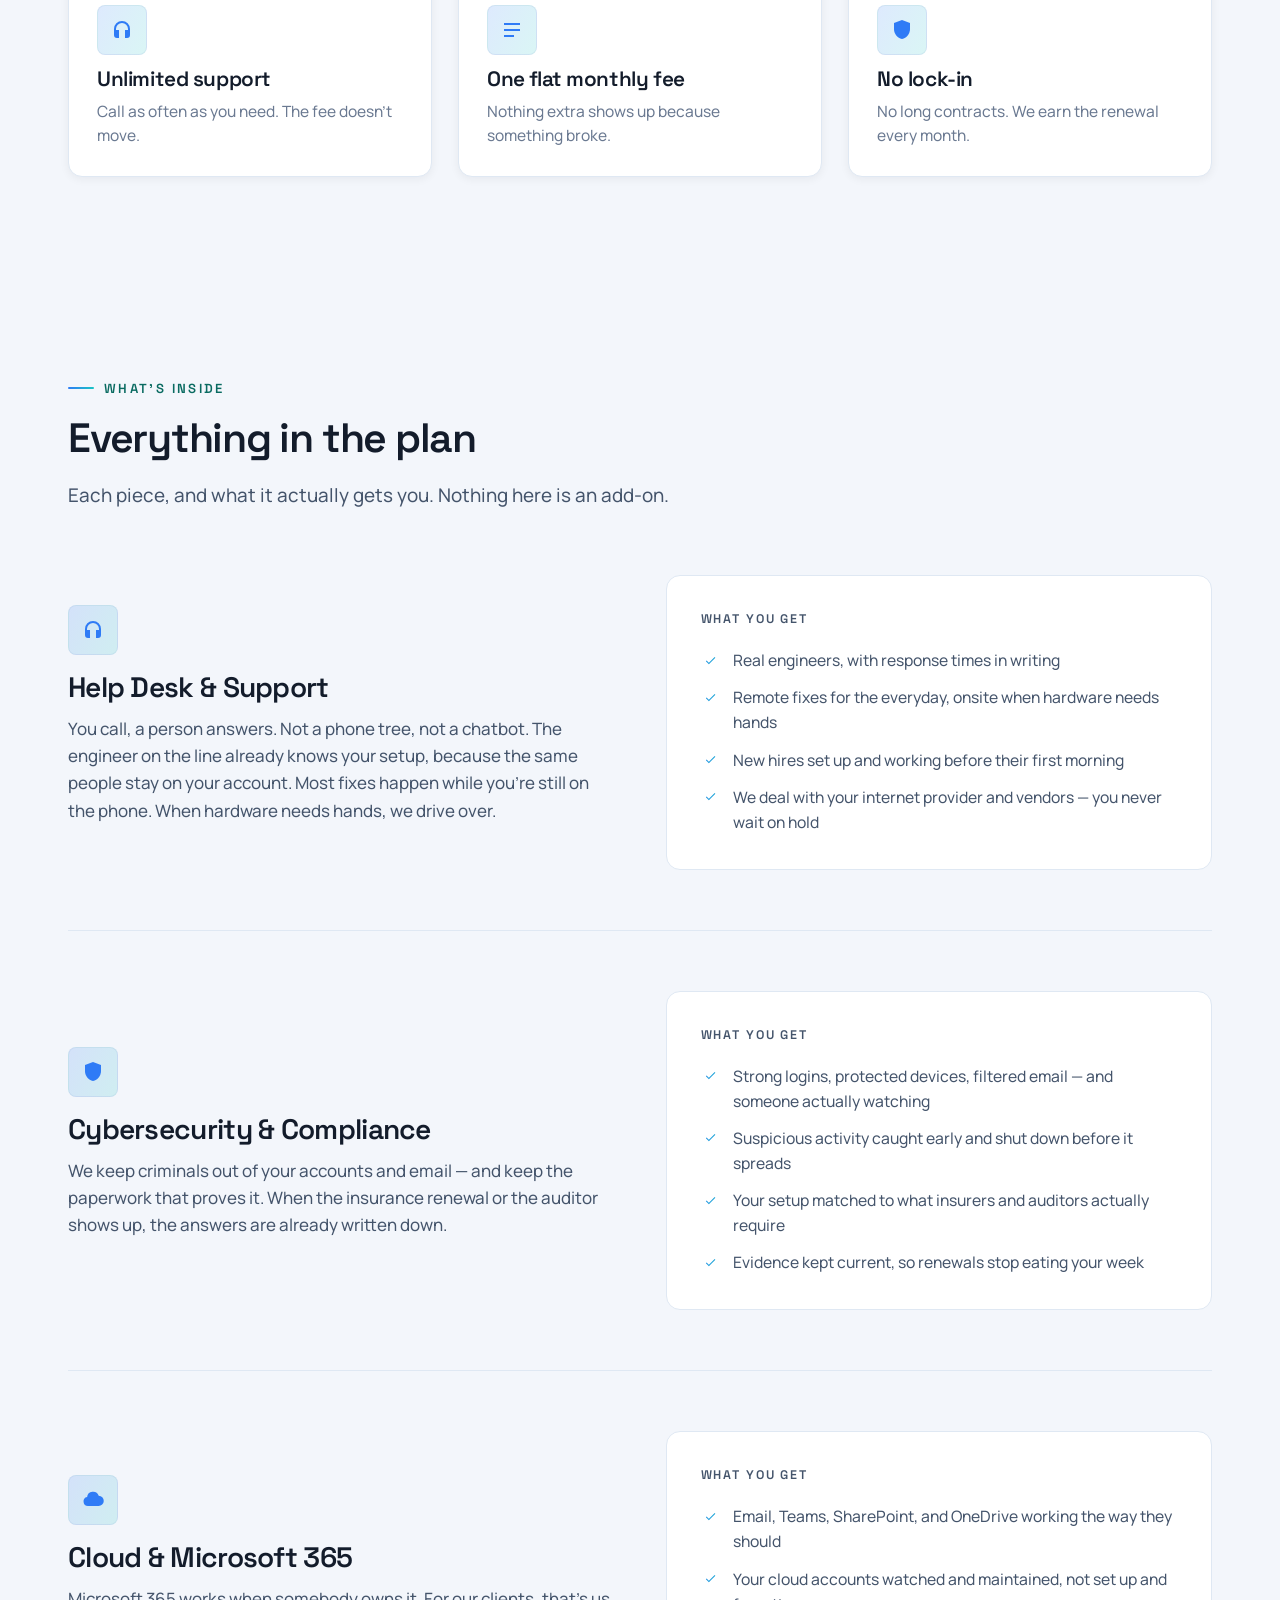
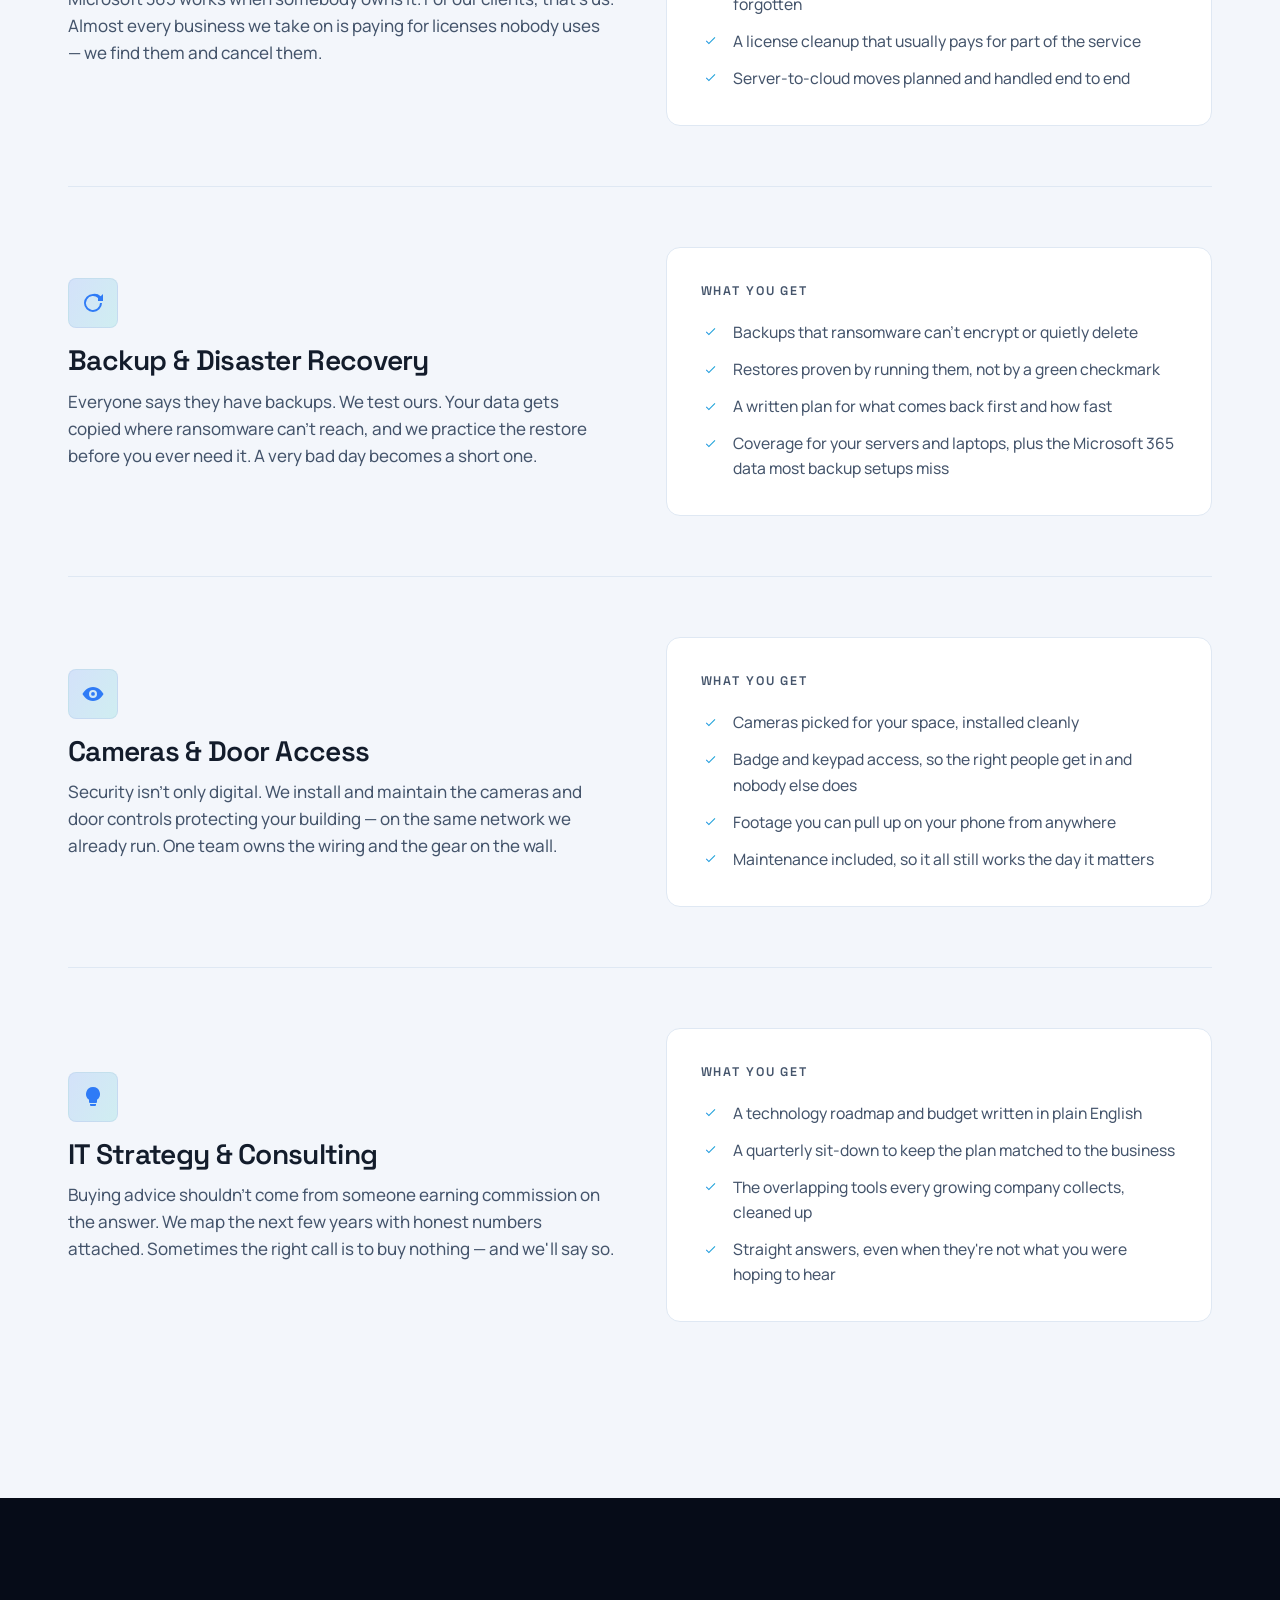
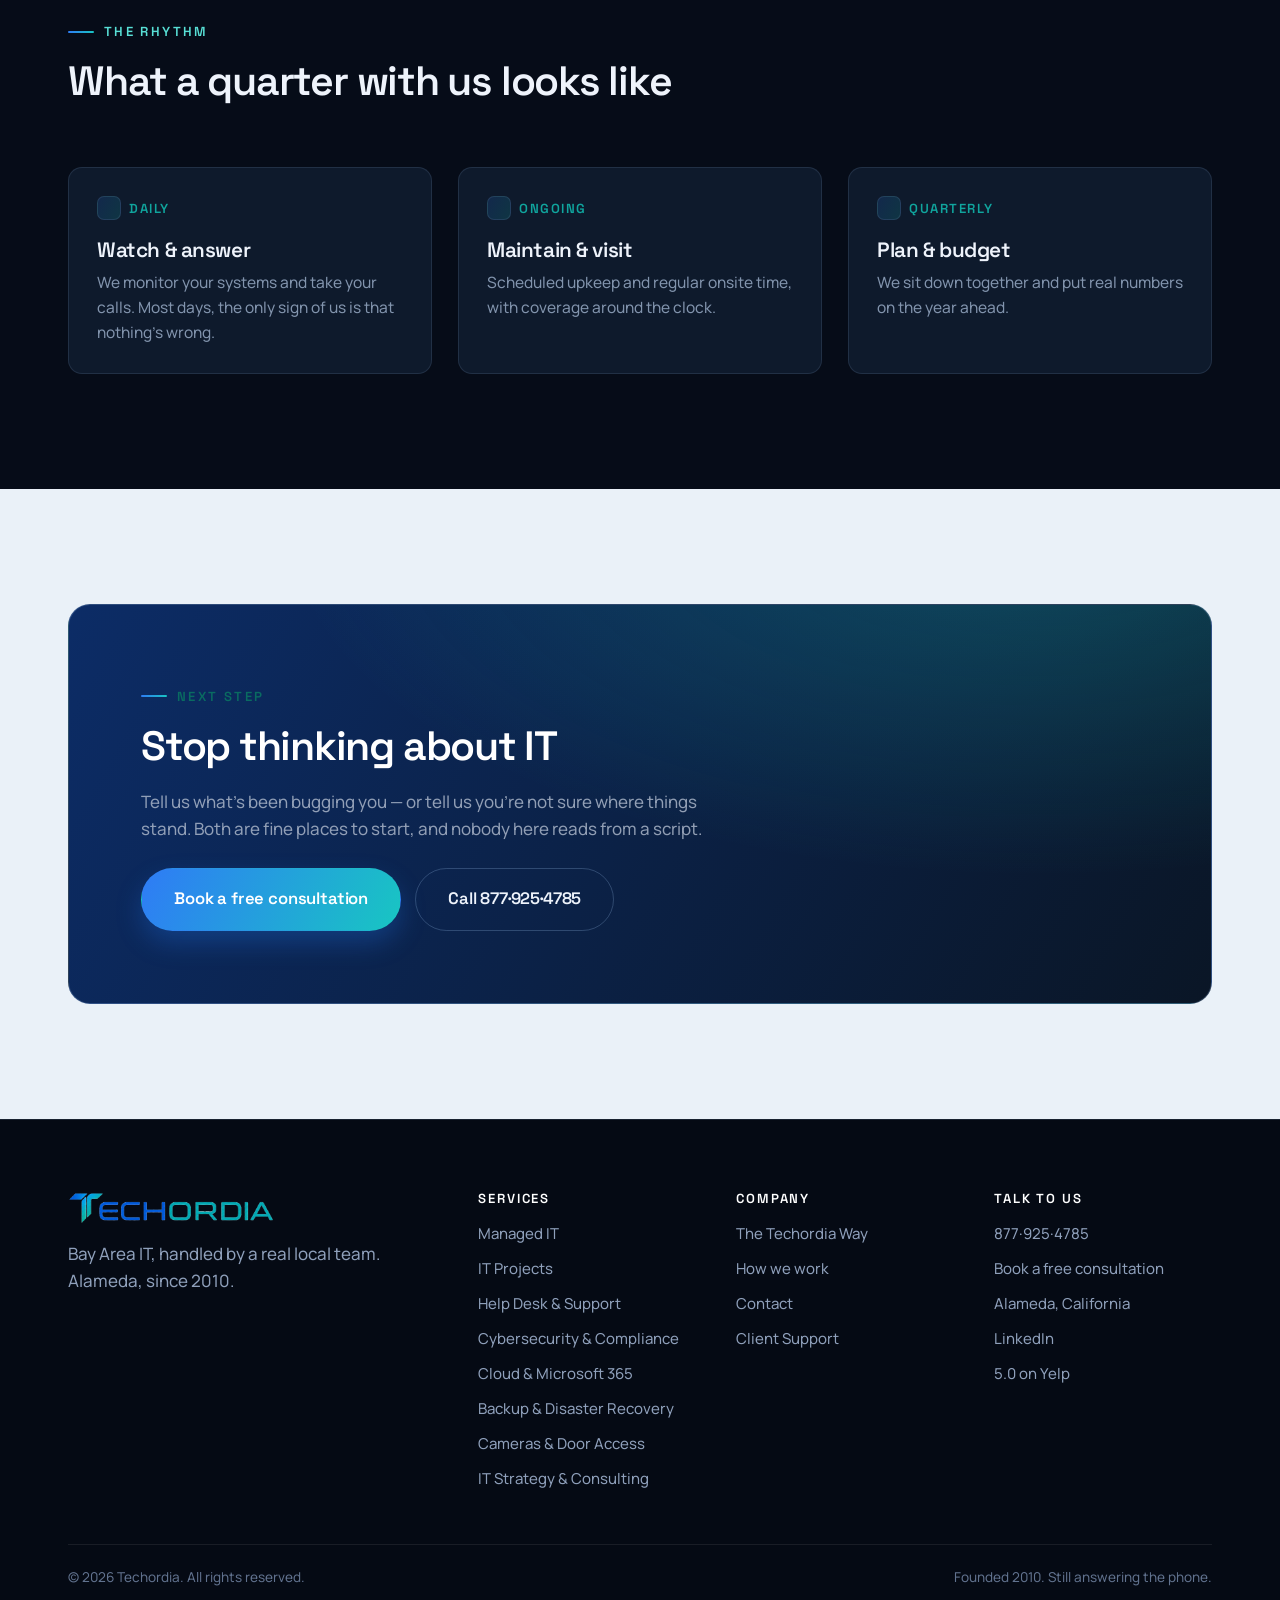
<file: managed-it.html>
<!DOCTYPE html>
<html lang="en">
<head>
<meta charset="UTF-8" />
<meta name="viewport" content="width=device-width, initial-scale=1.0" />
<title>Managed IT | Your IT Department, One Flat Fee | Techordia</title>
<meta name="description" content="Unlimited support, 24/7 monitoring, remote and onsite — one flat monthly fee, no lock-in. Techordia has run Bay Area IT since 2010." />
<link rel="canonical" href="https://kylesmcclain.github.io/techordia-site2/managed-it.html" />
<meta property="og:type" content="website" />
<meta property="og:site_name" content="Techordia" />
<meta property="og:title" content="Managed IT | Your IT Department, One Flat Fee | Techordia" />
<meta property="og:description" content="Unlimited support, 24/7 monitoring, remote and onsite — one flat monthly fee, no lock-in. Techordia has run Bay Area IT since 2010." />
<meta property="og:url" content="https://kylesmcclain.github.io/techordia-site2/managed-it.html" />
<meta property="og:image" content="https://kylesmcclain.github.io/techordia-site2/assets/img/logo.png" />
<meta name="twitter:card" content="summary" />
<meta name="twitter:title" content="Managed IT | Your IT Department, One Flat Fee | Techordia" />
<meta name="twitter:description" content="Unlimited support, 24/7 monitoring, remote and onsite — one flat monthly fee, no lock-in. Techordia has run Bay Area IT since 2010." />
<meta name="twitter:image" content="https://kylesmcclain.github.io/techordia-site2/assets/img/logo.png" />
<link rel="icon" href="assets/img/favicon.svg" type="image/svg+xml" />
<link rel="icon" href="assets/img/favicon.ico" sizes="32x32" />
<link rel="apple-touch-icon" href="assets/img/apple-touch-icon.png" />
<link rel="preconnect" href="https://fonts.googleapis.com" />
<link rel="preconnect" href="https://fonts.gstatic.com" crossorigin />
<link href="https://fonts.googleapis.com/css2?family=Space+Grotesk:wght@500;600;700&family=Manrope:wght@400;500;600;700&display=swap" rel="stylesheet" />
<link rel="stylesheet" href="assets/css/app.css?v=20260611-4" />
<link rel="stylesheet" href="assets/css/effects.css?v=20260611-4" />
</head>
<body>
<header class="masthead">
  <div class="wrap masthead__row">
    <a class="brand" href="index.html" aria-label="Techordia home"><img src="assets/img/logo.png?v=20260611-4" alt="Techordia" /></a>
    <nav class="mainnav" aria-label="Primary">
      <a href="index.html">Home</a>
      <a href="managed-it.html" class="is-active">Connection</a>
      <a href="managed-it.html#cybersecurity">Protection</a>
      <a href="techordia-way.html">Techordia Way</a>
      <a href="contact.html">Contact</a>
    </nav>
    <div class="header-cta">
      <a href="tel:8779254785" class="textlink nowrap">877-925-4785</a>
      <a href="contact.html" class="btn btn--primary">Book a consultation</a>
    </div>
    <button class="navtoggle" aria-label="Menu" aria-expanded="false"><span></span></button>
  </div>
</header>

<main>
<section class="pagehero">
  <div class="hero__glow" aria-hidden="true"></div>
  <div class="hero__grid-bg" aria-hidden="true"></div>
  <div class="wrap pagehero__inner ph-narrow">
    <p class="breadcrumb"><a href="index.html">Home</a> / <a href="services.html">Services</a> / Managed IT</p>
    <p class="eyebrow">Fully Managed</p>
    <h1>Your IT department. One flat fee.</h1>
    <p class="lede">Unlimited support, 24/7 monitoring, remote and onsite — for a fixed monthly price with no lock-in. We can be your whole IT team, or back up the one you have.</p>
    <div class="hero-actions">
      <a href="contact.html" class="btn btn--primary btn--lg">Book a free consultation</a>
      <a href="#whats-inside" class="btn btn--ghost btn--lg">See what's inside</a>
    </div>
  </div>
</section>

<!-- Techordia-centric operating graphic -->
<section class="fx-band">
  <div class="hero__glow" aria-hidden="true"></div>
  <div class="wrap fx-stage">
    <div class="fx" data-fx="lanes" data-variant="managed" data-label="Every layer of your IT, from day-to-day requests and knowledge to monitoring, security, and projects, connects through Techordia as one accountable owner"></div>
    <p class="fx-caption" style="text-align:center;margin-top:10px">Every layer of your IT. One team that answers for it.</p>
  </div>
</section>

<!-- the deal -->
<section class="section section--tight">
  <div class="wrap">
    <div class="head reveal">
      <p class="eyebrow">The deal</p>
      <h2>No surprises. That's the promise.</h2>
    </div>
    <div class="grid cols-3">
      <div class="card reveal"><div class="ic"><svg viewBox="0 0 24 24" fill="currentColor"><path d="M12 3a8 8 0 0 0-8 8v6a3 3 0 0 0 3 3h2v-8H6v-1a6 6 0 1 1 12 0v1h-3v8h2a3 3 0 0 0 3-3v-6a8 8 0 0 0-8-8Z"/></svg></div><h3>Unlimited support</h3><p>Call as often as you need. The fee doesn't move.</p></div>
      <div class="card reveal" data-d="1"><div class="ic"><svg viewBox="0 0 24 24" fill="currentColor"><path d="M4 5h16v2H4zm0 6h16v2H4zm0 6h10v2H4z"/></svg></div><h3>One flat monthly fee</h3><p>Nothing extra shows up because something broke.</p></div>
      <div class="card reveal" data-d="2"><div class="ic"><svg viewBox="0 0 24 24" fill="currentColor"><path d="M12 2 4 5v6c0 5 3.4 8.9 8 10 4.6-1.1 8-5 8-10V5l-8-3Z"/></svg></div><h3>No lock-in</h3><p>No long contracts. We earn the renewal every month.</p></div>
    </div>
  </div>
</section>

<!-- the plan, piece by piece -->
<section class="section" id="whats-inside">
  <div class="wrap">
    <div class="head reveal">
      <p class="eyebrow">What's inside</p>
      <h2>Everything in the plan</h2>
      <p class="lede">Each piece, and what it actually gets you. Nothing here is an add-on.</p>
    </div>

    <article class="svc reveal" id="help-desk">
      <div class="duo">
        <div>
          <div class="ic"><svg viewBox="0 0 24 24" fill="currentColor"><path d="M12 3a8 8 0 0 0-8 8v6a3 3 0 0 0 3 3h2v-8H6v-1a6 6 0 1 1 12 0v1h-3v8h2a3 3 0 0 0 3-3v-6a8 8 0 0 0-8-8Z"/></svg></div>
          <h3>Help Desk &amp; Support</h3>
          <p>You call, a person answers. Not a phone tree, not a chatbot. The engineer on the line already knows your setup, because the same people stay on your account. Most fixes happen while you're still on the phone. When hardware needs hands, we drive over.</p>
        </div>
        <div class="panel panel--light">
          <p class="svc__listhead">What you get</p>
          <ul class="ticks">
            <li>Real engineers, with response times in writing</li>
            <li>Remote fixes for the everyday, onsite when hardware needs hands</li>
            <li>New hires set up and working before their first morning</li>
            <li>We deal with your internet provider and vendors — you never wait on hold</li>
          </ul>
        </div>
      </div>
    </article>

    <article class="svc reveal" id="cybersecurity">
      <div class="duo">
        <div>
          <div class="ic"><svg viewBox="0 0 24 24" fill="currentColor"><path d="M12 2 4 5v6c0 5 3.4 8.9 8 10 4.6-1.1 8-5 8-10V5l-8-3Z"/></svg></div>
          <h3>Cybersecurity &amp; Compliance</h3>
          <p>We keep criminals out of your accounts and email — and keep the paperwork that proves it. When the insurance renewal or the auditor shows up, the answers are already written down.</p>
        </div>
        <div class="panel panel--light">
          <p class="svc__listhead">What you get</p>
          <ul class="ticks">
            <li>Strong logins, protected devices, filtered email — and someone actually watching</li>
            <li>Suspicious activity caught early and shut down before it spreads</li>
            <li>Your setup matched to what insurers and auditors actually require</li>
            <li>Evidence kept current, so renewals stop eating your week</li>
          </ul>
        </div>
      </div>
    </article>

    <article class="svc reveal" id="cloud">
      <div class="duo">
        <div>
          <div class="ic"><svg viewBox="0 0 24 24" fill="currentColor"><path d="M7 18a4.5 4.5 0 0 1-.9-8.9 6 6 0 0 1 11.6-1.4A4.5 4.5 0 0 1 17.5 18H7Z"/></svg></div>
          <h3>Cloud &amp; Microsoft 365</h3>
          <p>Microsoft&nbsp;365 works when somebody owns it. For our clients, that's us. Almost every business we take on is paying for licenses nobody uses — we find them and cancel them.</p>
        </div>
        <div class="panel panel--light">
          <p class="svc__listhead">What you get</p>
          <ul class="ticks">
            <li>Email, Teams, SharePoint, and OneDrive working the way they should</li>
            <li>Your cloud accounts watched and maintained, not set up and forgotten</li>
            <li>A license cleanup that usually pays for part of the service</li>
            <li>Server-to-cloud moves planned and handled end to end</li>
          </ul>
        </div>
      </div>
    </article>

    <article class="svc reveal" id="backup">
      <div class="duo">
        <div>
          <div class="ic"><svg viewBox="0 0 24 24" fill="currentColor"><path d="M12 3a9 9 0 1 0 9 9h-2a7 7 0 1 1-2-4.9V10h5V3l-2.3 2.3A9 9 0 0 0 12 3Z"/></svg></div>
          <h3>Backup &amp; Disaster Recovery</h3>
          <p>Everyone says they have backups. We test ours. Your data gets copied where ransomware can't reach, and we practice the restore before you ever need it. A very bad day becomes a short one.</p>
        </div>
        <div class="panel panel--light">
          <p class="svc__listhead">What you get</p>
          <ul class="ticks">
            <li>Backups that ransomware can't encrypt or quietly delete</li>
            <li>Restores proven by running them, not by a green checkmark</li>
            <li>A written plan for what comes back first and how fast</li>
            <li>Coverage for your servers and laptops, plus the Microsoft&nbsp;365 data most backup setups miss</li>
          </ul>
        </div>
      </div>
    </article>

    <article class="svc reveal" id="cameras">
      <div class="duo">
        <div>
          <div class="ic"><svg viewBox="0 0 24 24" fill="currentColor"><path d="M12 5C6.5 5 2.7 9.6 1.5 12c1.2 2.4 5 7 10.5 7s9.3-4.6 10.5-7C21.3 9.6 17.5 5 12 5Zm0 11a4 4 0 1 1 0-8 4 4 0 0 1 0 8Zm0-2.2A1.8 1.8 0 1 0 12 10a1.8 1.8 0 0 0 0 3.8Z"/></svg></div>
          <h3>Cameras &amp; Door Access</h3>
          <p>Security isn't only digital. We install and maintain the cameras and door controls protecting your building — on the same network we already run. One team owns the wiring and the gear on the wall.</p>
        </div>
        <div class="panel panel--light">
          <p class="svc__listhead">What you get</p>
          <ul class="ticks">
            <li>Cameras picked for your space, installed cleanly</li>
            <li>Badge and keypad access, so the right people get in and nobody else does</li>
            <li>Footage you can pull up on your phone from anywhere</li>
            <li>Maintenance included, so it all still works the day it matters</li>
          </ul>
        </div>
      </div>
    </article>

    <article class="svc reveal" id="strategy">
      <div class="duo">
        <div>
          <div class="ic"><svg viewBox="0 0 24 24" fill="currentColor"><path d="M12 2a7 7 0 0 0-4 12.74V17a1 1 0 0 0 1 1h6a1 1 0 0 0 1-1v-2.26A7 7 0 0 0 12 2ZM9 20a1 1 0 0 0 1 1h4a1 1 0 0 0 1-1v-1H9v1Z"/></svg></div>
          <h3>IT Strategy &amp; Consulting</h3>
          <p>Buying advice shouldn't come from someone earning commission on the answer. We map the next few years with honest numbers attached. Sometimes the right call is to buy nothing — and we'll say so.</p>
        </div>
        <div class="panel panel--light">
          <p class="svc__listhead">What you get</p>
          <ul class="ticks">
            <li>A technology roadmap and budget written in plain English</li>
            <li>A quarterly sit-down to keep the plan matched to the business</li>
            <li>The overlapping tools every growing company collects, cleaned up</li>
            <li>Straight answers, even when they're not what you were hoping to hear</li>
          </ul>
        </div>
      </div>
    </article>
  </div>
</section>

<!-- what it's like -->
<section class="section dark">
  <div class="wrap">
    <div class="head reveal">
      <p class="eyebrow">The rhythm</p>
      <h2>What a quarter with us looks like</h2>
    </div>
    <div class="grid cols-3 steps-row">
      <div class="card reveal step-card"><span class="sn">DAILY</span><h3>Watch &amp; answer</h3><p>We monitor your systems and take your calls. Most days, the only sign of us is that nothing's wrong.</p></div>
      <div class="card reveal step-card" data-d="1"><span class="sn">ONGOING</span><h3>Maintain &amp; visit</h3><p>Scheduled upkeep and regular onsite time, with coverage around the clock.</p></div>
      <div class="card reveal step-card" data-d="2"><span class="sn">QUARTERLY</span><h3>Plan &amp; budget</h3><p>We sit down together and put real numbers on the year ahead.</p></div>
    </div>
  </div>
</section>

<!-- CTA -->
<section class="section soft">
  <div class="wrap">
    <div class="band reveal">
      <p class="eyebrow">Next step</p>
      <h2>Stop thinking about IT</h2>
      <p>Tell us what's been bugging you — or tell us you're not sure where things stand. Both are fine places to start, and nobody here reads from a script.</p>
      <div class="hero-actions">
        <a href="contact.html" class="btn btn--primary btn--lg">Book a free consultation</a>
        <a href="tel:8779254785" class="btn btn--ghost btn--lg">Call 877·925·4785</a>
      </div>
    </div>
  </div>
</section>

</main>

<footer class="foot">
  <div class="wrap">
    <div class="foot__top">
      <div><img src="assets/img/logo.png?v=20260611-4" alt="Techordia" /><p class="measure">Bay Area IT, handled by a real local team. Alameda, since 2010.</p></div>
      <div><h4>Services</h4><ul>
        <li><a href="managed-it.html">Managed IT</a></li>
        <li><a href="it-projects.html">IT Projects</a></li>
        <li><a href="managed-it.html#help-desk">Help Desk &amp; Support</a></li>
        <li><a href="managed-it.html#cybersecurity">Cybersecurity &amp; Compliance</a></li>
        <li><a href="managed-it.html#cloud">Cloud &amp; Microsoft 365</a></li>
        <li><a href="managed-it.html#backup">Backup &amp; Disaster Recovery</a></li>
        <li><a href="managed-it.html#cameras">Cameras &amp; Door Access</a></li>
        <li><a href="managed-it.html#strategy">IT Strategy &amp; Consulting</a></li>
      </ul></div>
      <div><h4>Company</h4><ul><li><a href="techordia-way.html">The Techordia Way</a></li><li><a href="services.html">How we work</a></li><li><a href="contact.html">Contact</a></li><li><a href="https://connect.techordia.com" target="_blank" rel="noopener">Client Support</a></li></ul></div>
      <div><h4>Talk to us</h4><ul><li><a href="tel:8779254785">877·925·4785</a></li><li><a href="contact.html">Book a free consultation</a></li><li>Alameda, California</li><li><a href="https://www.linkedin.com/company/techordia-llc" target="_blank" rel="noopener">LinkedIn</a></li><li><a href="https://www.yelp.com/biz/techordia-alameda" target="_blank" rel="noopener">5.0 on Yelp</a></li></ul></div>
    </div>
    <div class="foot__bottom"><span>© <span id="yr">2026</span> Techordia. All rights reserved.</span><span>Founded 2010. Still answering the phone.</span></div>
  </div>
</footer>

<script src="assets/js/effects.js?v=20260611-4" defer></script>
<script src="assets/js/site.js?v=20260611-4" defer></script>
</body>
</html>
</file>
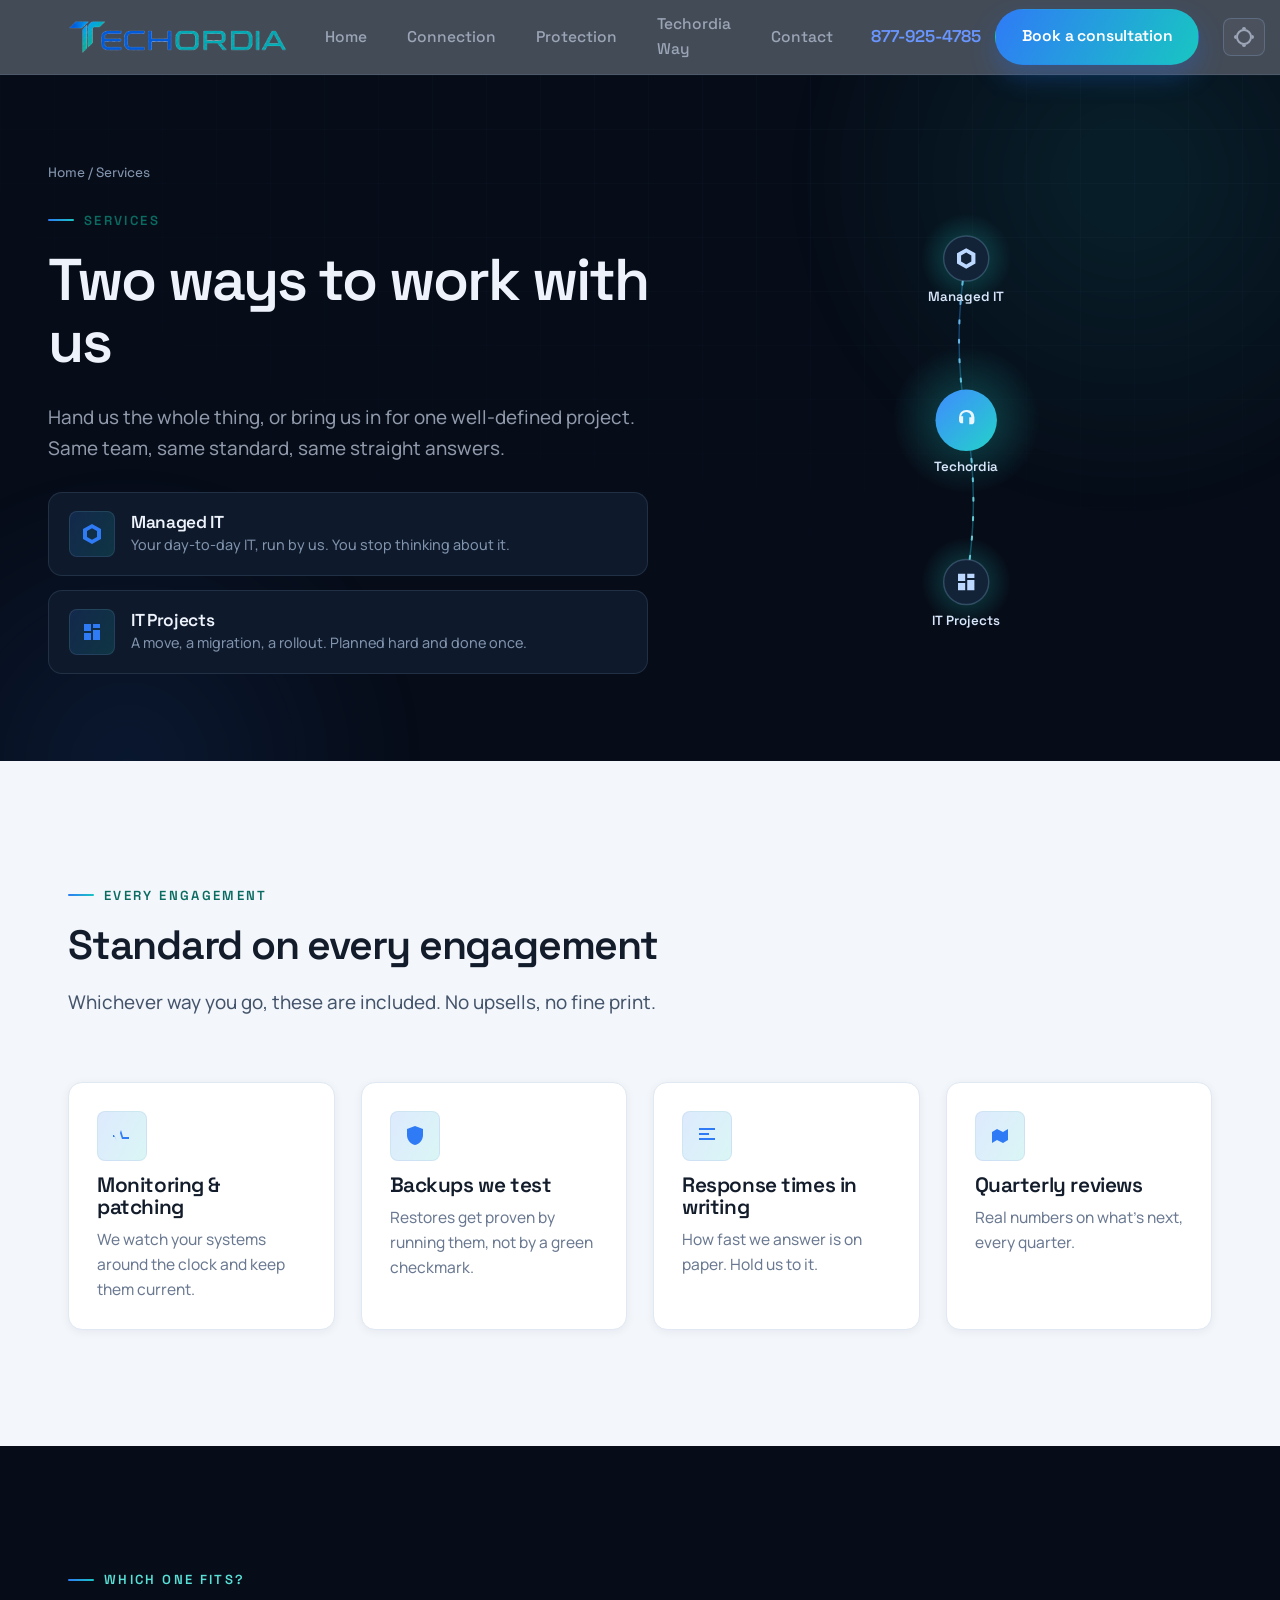
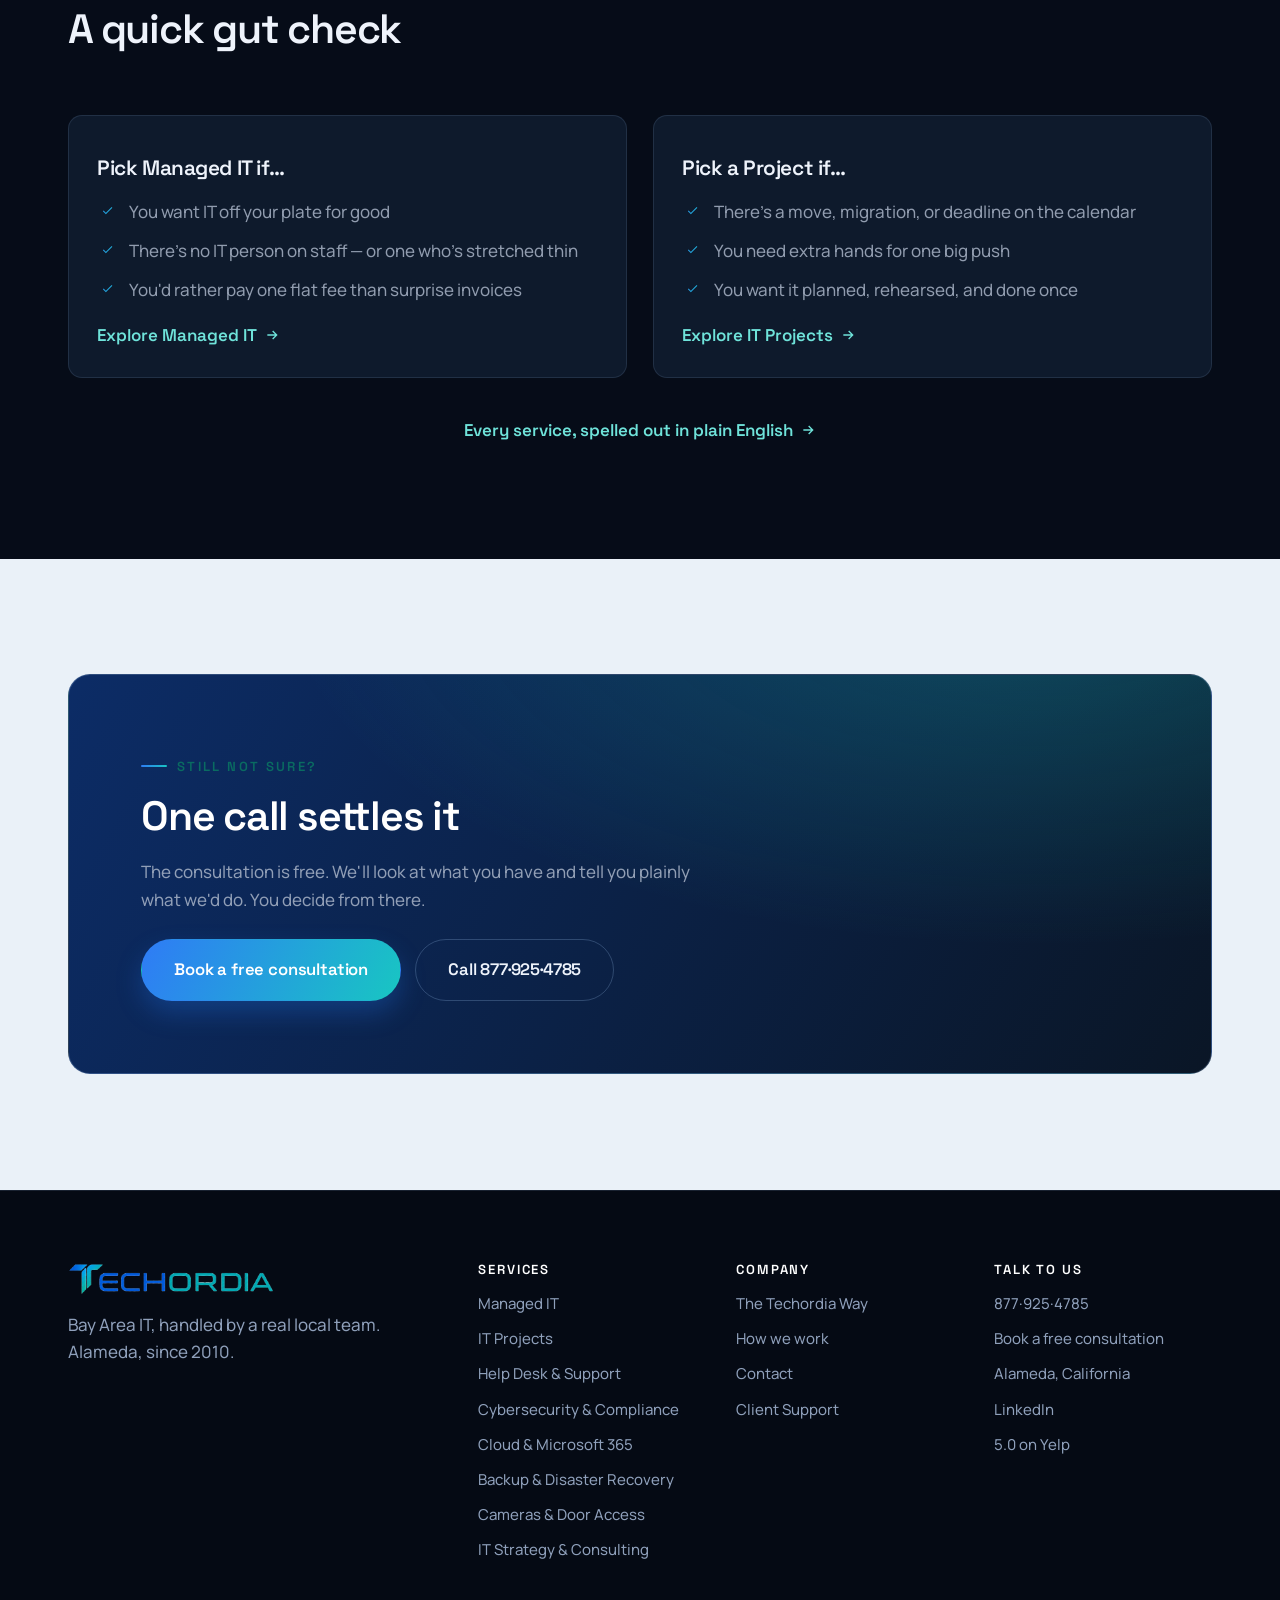
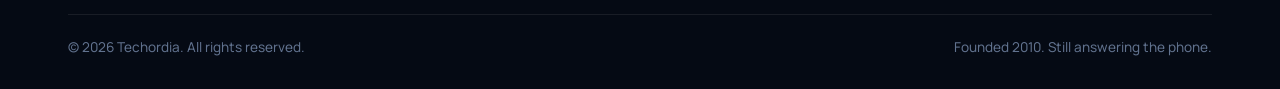
<file: services.html>
<!DOCTYPE html>
<html lang="en">
<head>
<meta charset="UTF-8" />
<meta name="viewport" content="width=device-width, initial-scale=1.0" />
<title>Two Ways to Work With Us | Techordia</title>
<meta name="description" content="Hand Techordia everything, or bring us in for one project. Same team, same standard, same straight answers — since 2010." />
<link rel="canonical" href="https://kylesmcclain.github.io/techordia-site2/services.html" />
<meta property="og:type" content="website" />
<meta property="og:site_name" content="Techordia" />
<meta property="og:title" content="Two Ways to Work With Us | Techordia" />
<meta property="og:description" content="Hand Techordia everything, or bring us in for one project. Same team, same standard, same straight answers — since 2010." />
<meta property="og:url" content="https://kylesmcclain.github.io/techordia-site2/services.html" />
<meta property="og:image" content="https://kylesmcclain.github.io/techordia-site2/assets/img/logo.png" />
<meta name="twitter:card" content="summary" />
<meta name="twitter:title" content="Two Ways to Work With Us | Techordia" />
<meta name="twitter:description" content="Hand Techordia everything, or bring us in for one project. Same team, same standard, same straight answers — since 2010." />
<meta name="twitter:image" content="https://kylesmcclain.github.io/techordia-site2/assets/img/logo.png" />
<link rel="icon" href="assets/img/favicon.svg" type="image/svg+xml" />
<link rel="icon" href="assets/img/favicon.ico" sizes="32x32" />
<link rel="apple-touch-icon" href="assets/img/apple-touch-icon.png" />
<link rel="preconnect" href="https://fonts.googleapis.com" />
<link rel="preconnect" href="https://fonts.gstatic.com" crossorigin />
<link href="https://fonts.googleapis.com/css2?family=Space+Grotesk:wght@500;600;700&family=Manrope:wght@400;500;600;700&display=swap" rel="stylesheet" />
<link rel="stylesheet" href="assets/css/app.css?v=20260611-4" />
<link rel="stylesheet" href="assets/css/effects.css?v=20260611-4" />
</head>
<body>
<header class="masthead">
  <div class="wrap masthead__row">
    <a class="brand" href="index.html" aria-label="Techordia home"><img src="assets/img/logo.png?v=20260611-4" alt="Techordia" /></a>
    <nav class="mainnav" aria-label="Primary">
      <a href="index.html">Home</a>
      <a href="managed-it.html">Connection</a>
      <a href="managed-it.html#cybersecurity">Protection</a>
      <a href="techordia-way.html">Techordia Way</a>
      <a href="contact.html">Contact</a>
    </nav>
    <div class="header-cta">
      <a href="tel:8779254785" class="textlink nowrap">877-925-4785</a>
      <a href="contact.html" class="btn btn--primary">Book a consultation</a>
    </div>
    <button class="navtoggle" aria-label="Menu" aria-expanded="false"><span></span></button>
  </div>
</header>

<main>
<!-- selector hero -->
<section class="pagehero" data-fx-scope>
  <div class="hero__glow" aria-hidden="true"></div>
  <div class="hero__grid-bg" aria-hidden="true"></div>
  <div class="wrap pagehero__inner sel">
    <div class="sel__copy">
      <p class="breadcrumb"><a href="index.html">Home</a> / Services</p>
      <p class="eyebrow">Services</p>
      <h1>Two ways to work with us</h1>
      <p class="lede">Hand us the whole thing, or bring us in for one well-defined project. Same team, same standard, same straight answers.</p>
      <div class="sel__cards" style="margin-top:28px">
        <a class="sel-card" href="managed-it.html" data-fx-target="managed">
          <span class="ic"><svg viewBox="0 0 24 24" fill="currentColor"><path d="M12 2 3 7v10l9 5 9-5V7l-9-5Zm0 4.2L17 9v6l-5 2.8L7 15V9l5-2.8Z"/></svg></span>
          <span><h3>Managed IT</h3><p>Your day-to-day IT, run by us. You stop thinking about it.</p></span>
          <span class="go"><svg width="20" height="20" viewBox="0 0 24 24" fill="none" stroke="currentColor" stroke-width="2"><path d="M5 12h14m-6-6 6 6-6 6"/></svg></span>
        </a>
        <a class="sel-card" href="it-projects.html" data-fx-target="projects">
          <span class="ic"><svg viewBox="0 0 24 24" fill="currentColor"><path d="M4 4h7v7H4V4Zm9 0h7v4h-7V4Zm0 6h7v10h-7V10Zm-9 3h7v7H4v-7Z"/></svg></span>
          <span><h3>IT Projects</h3><p>A move, a migration, a rollout. Planned hard and done once.</p></span>
          <span class="go"><svg width="20" height="20" viewBox="0 0 24 24" fill="none" stroke="currentColor" stroke-width="2"><path d="M5 12h14m-6-6 6 6-6 6"/></svg></span>
        </a>
      </div>
    </div>
    <div class="sel__fx">
      <div class="fx" data-fx="selector" data-label="Service selector: Managed IT and IT Projects connect to Techordia"></div>
    </div>
  </div>
</section>

<!-- included in every engagement -->
<section class="section">
  <div class="wrap">
    <div class="head reveal">
      <p class="eyebrow">Every engagement</p>
      <h2>Standard on every engagement</h2>
      <p class="lede">Whichever way you go, these are included. No upsells, no fine print.</p>
    </div>
    <div class="grid cols-4">
      <div class="card reveal"><div class="ic"><svg viewBox="0 0 24 24" fill="currentColor"><path d="M3 13h2l2 5 4-12 2 7h6v2h-7l-2-6-3 9-3-7H3v-2Z"/></svg></div><h3>Monitoring &amp; patching</h3><p>We watch your systems around the clock and keep them current.</p></div>
      <div class="card reveal" data-d="1"><div class="ic"><svg viewBox="0 0 24 24" fill="currentColor"><path d="M12 2 4 5v6c0 5 3.4 8.9 8 10 4.6-1.1 8-5 8-10V5l-8-3Z"/></svg></div><h3>Backups we test</h3><p>Restores get proven by running them, not by a green checkmark.</p></div>
      <div class="card reveal" data-d="2"><div class="ic"><svg viewBox="0 0 24 24" fill="currentColor"><path d="M4 4h16v2H4zm0 5h10v2H4zm0 5h16v2H4z"/></svg></div><h3>Response times in writing</h3><p>How fast we answer is on paper. Hold us to it.</p></div>
      <div class="card reveal" data-d="3"><div class="ic"><svg viewBox="0 0 24 24" fill="currentColor"><path d="M4 19V5m0 14 5-3 6 3 5-3V5l-5 3-6-3-5 3"/></svg></div><h3>Quarterly reviews</h3><p>Real numbers on what's next, every quarter.</p></div>
    </div>
  </div>
</section>

<!-- which one fits -->
<section class="section dark">
  <div class="wrap">
    <div class="head reveal">
      <p class="eyebrow">Which one fits?</p>
      <h2>A quick gut check</h2>
    </div>
    <div class="grid cols-2">
      <div class="card reveal">
        <h3>Pick Managed IT if&hellip;</h3>
        <ul class="ticks">
          <li>You want IT off your plate for good</li>
          <li>There's no IT person on staff — or one who's stretched thin</li>
          <li>You'd rather pay one flat fee than surprise invoices</li>
        </ul>
        <a class="textlink" href="managed-it.html" style="margin-top:18px">Explore Managed IT <svg viewBox="0 0 24 24" fill="none" stroke="currentColor" stroke-width="2"><path d="M5 12h14m-6-6 6 6-6 6"/></svg></a>
      </div>
      <div class="card reveal" data-d="1">
        <h3>Pick a Project if&hellip;</h3>
        <ul class="ticks">
          <li>There's a move, migration, or deadline on the calendar</li>
          <li>You need extra hands for one big push</li>
          <li>You want it planned, rehearsed, and done once</li>
        </ul>
        <a class="textlink" href="it-projects.html" style="margin-top:18px">Explore IT Projects <svg viewBox="0 0 24 24" fill="none" stroke="currentColor" stroke-width="2"><path d="M5 12h14m-6-6 6 6-6 6"/></svg></a>
      </div>
    </div>
    <div class="reveal" style="text-align:center;margin-top:clamp(24px,3vw,38px)">
      <a class="textlink" href="managed-it.html#whats-inside" style="justify-content:center">Every service, spelled out in plain English <svg viewBox="0 0 24 24" fill="none" stroke="currentColor" stroke-width="2"><path d="M5 12h14m-6-6 6 6-6 6"/></svg></a>
    </div>
  </div>
</section>

<!-- CTA -->
<section class="section soft">
  <div class="wrap">
    <div class="band reveal">
      <p class="eyebrow">Still not sure?</p>
      <h2>One call settles it</h2>
      <p>The consultation is free. We'll look at what you have and tell you plainly what we'd do. You decide from there.</p>
      <div class="hero-actions">
        <a href="contact.html" class="btn btn--primary btn--lg">Book a free consultation</a>
        <a href="tel:8779254785" class="btn btn--ghost btn--lg">Call 877·925·4785</a>
      </div>
    </div>
  </div>
</section>
</main>

<footer class="foot">
  <div class="wrap">
    <div class="foot__top">
      <div><img src="assets/img/logo.png?v=20260611-4" alt="Techordia" /><p class="measure">Bay Area IT, handled by a real local team. Alameda, since 2010.</p></div>
      <div><h4>Services</h4><ul>
        <li><a href="managed-it.html">Managed IT</a></li>
        <li><a href="it-projects.html">IT Projects</a></li>
        <li><a href="managed-it.html#help-desk">Help Desk &amp; Support</a></li>
        <li><a href="managed-it.html#cybersecurity">Cybersecurity &amp; Compliance</a></li>
        <li><a href="managed-it.html#cloud">Cloud &amp; Microsoft 365</a></li>
        <li><a href="managed-it.html#backup">Backup &amp; Disaster Recovery</a></li>
        <li><a href="managed-it.html#cameras">Cameras &amp; Door Access</a></li>
        <li><a href="managed-it.html#strategy">IT Strategy &amp; Consulting</a></li>
      </ul></div>
      <div><h4>Company</h4><ul><li><a href="techordia-way.html">The Techordia Way</a></li><li><a href="services.html">How we work</a></li><li><a href="contact.html">Contact</a></li><li><a href="https://connect.techordia.com" target="_blank" rel="noopener">Client Support</a></li></ul></div>
      <div><h4>Talk to us</h4><ul><li><a href="tel:8779254785">877·925·4785</a></li><li><a href="contact.html">Book a free consultation</a></li><li>Alameda, California</li><li><a href="https://www.linkedin.com/company/techordia-llc" target="_blank" rel="noopener">LinkedIn</a></li><li><a href="https://www.yelp.com/biz/techordia-alameda" target="_blank" rel="noopener">5.0 on Yelp</a></li></ul></div>
    </div>
    <div class="foot__bottom"><span>© <span id="yr">2026</span> Techordia. All rights reserved.</span><span>Founded 2010. Still answering the phone.</span></div>
  </div>
</footer>

<script src="assets/js/effects.js?v=20260611-4" defer></script>
<script src="assets/js/site.js?v=20260611-4" defer></script>
</body>
</html>
</file>
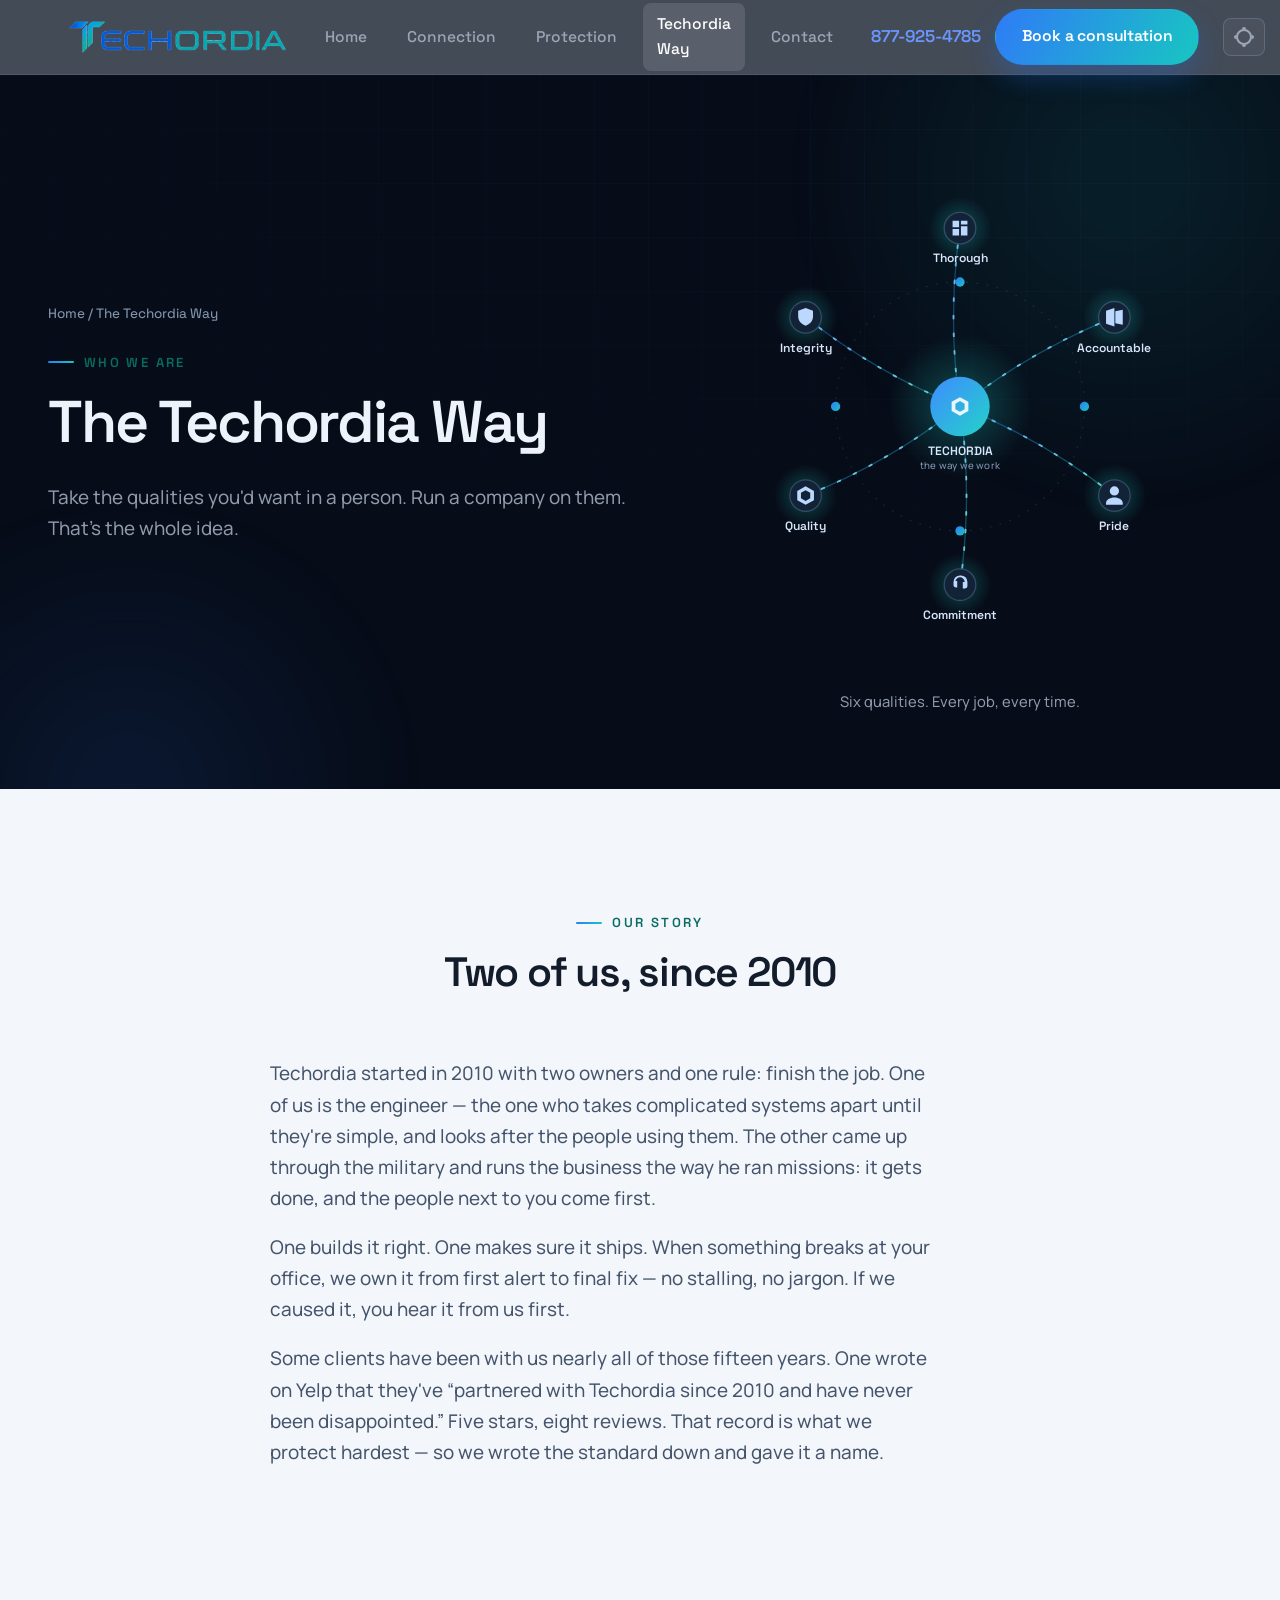
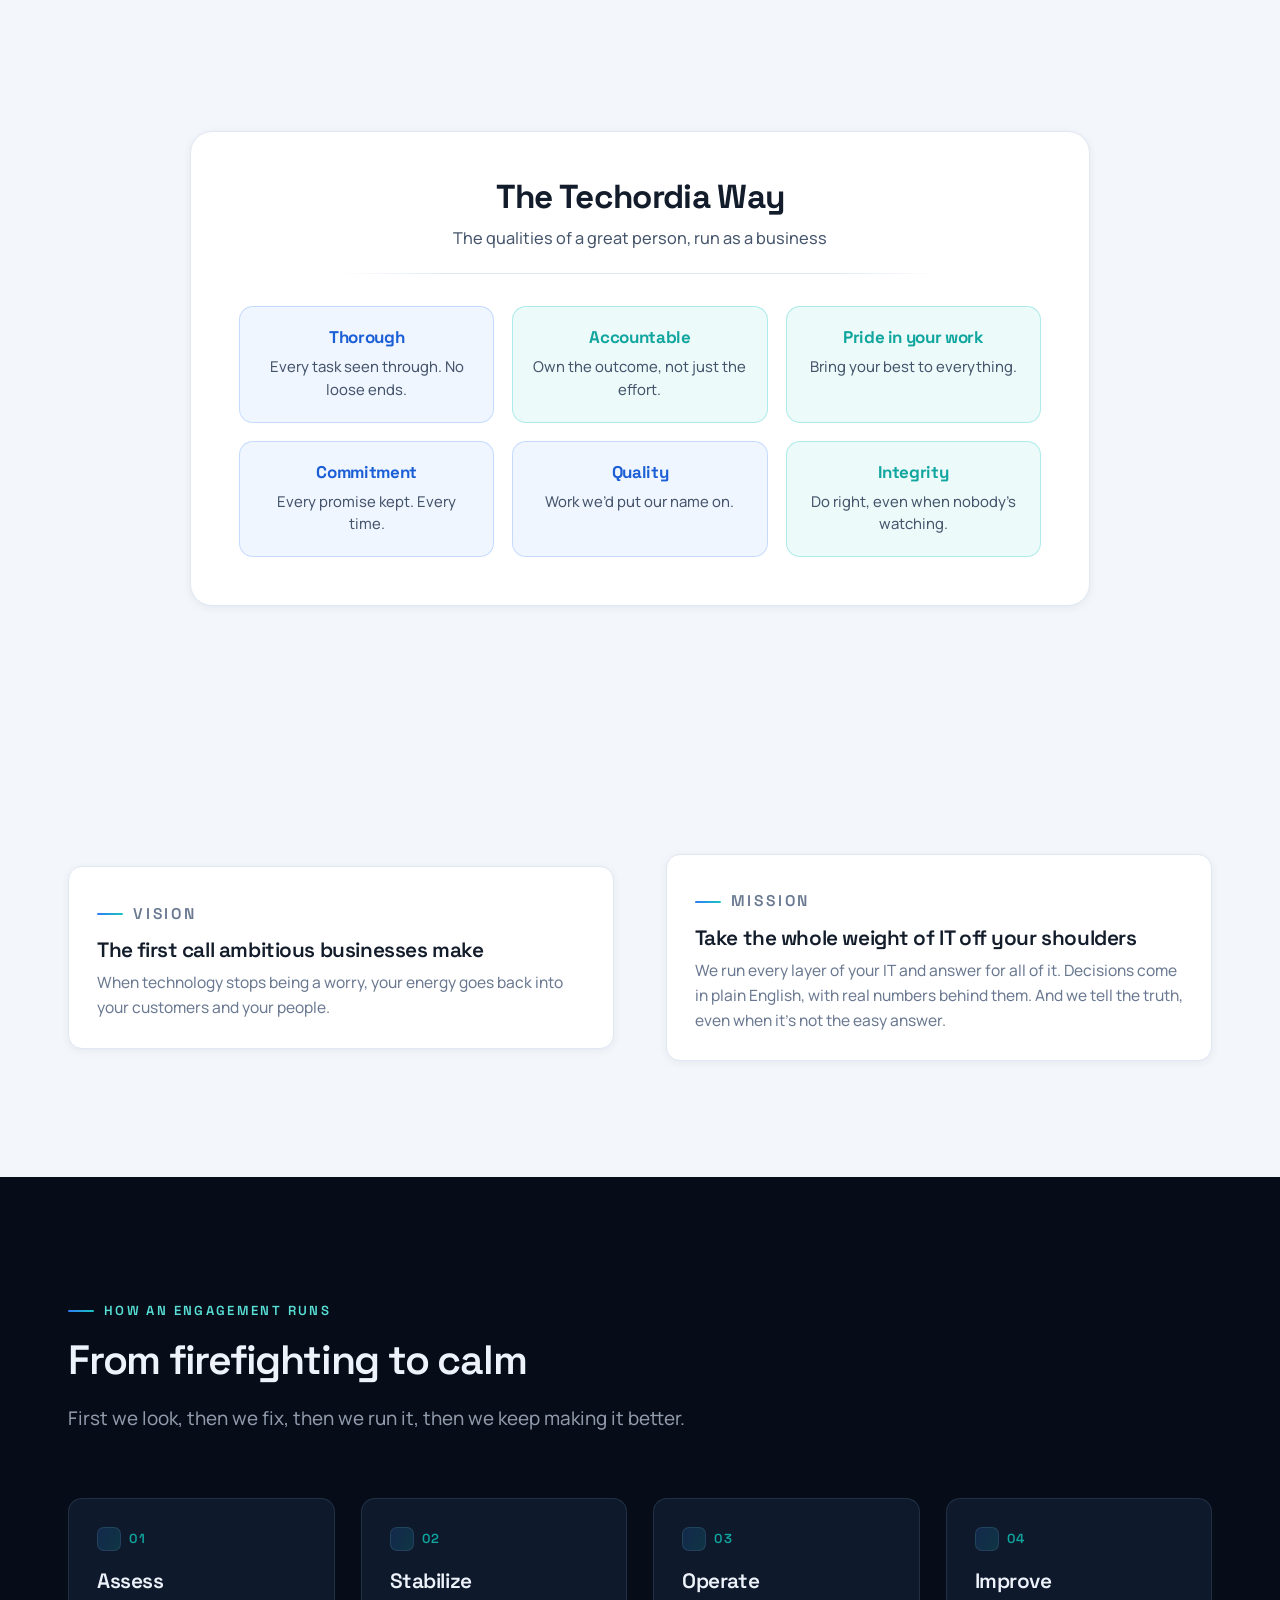
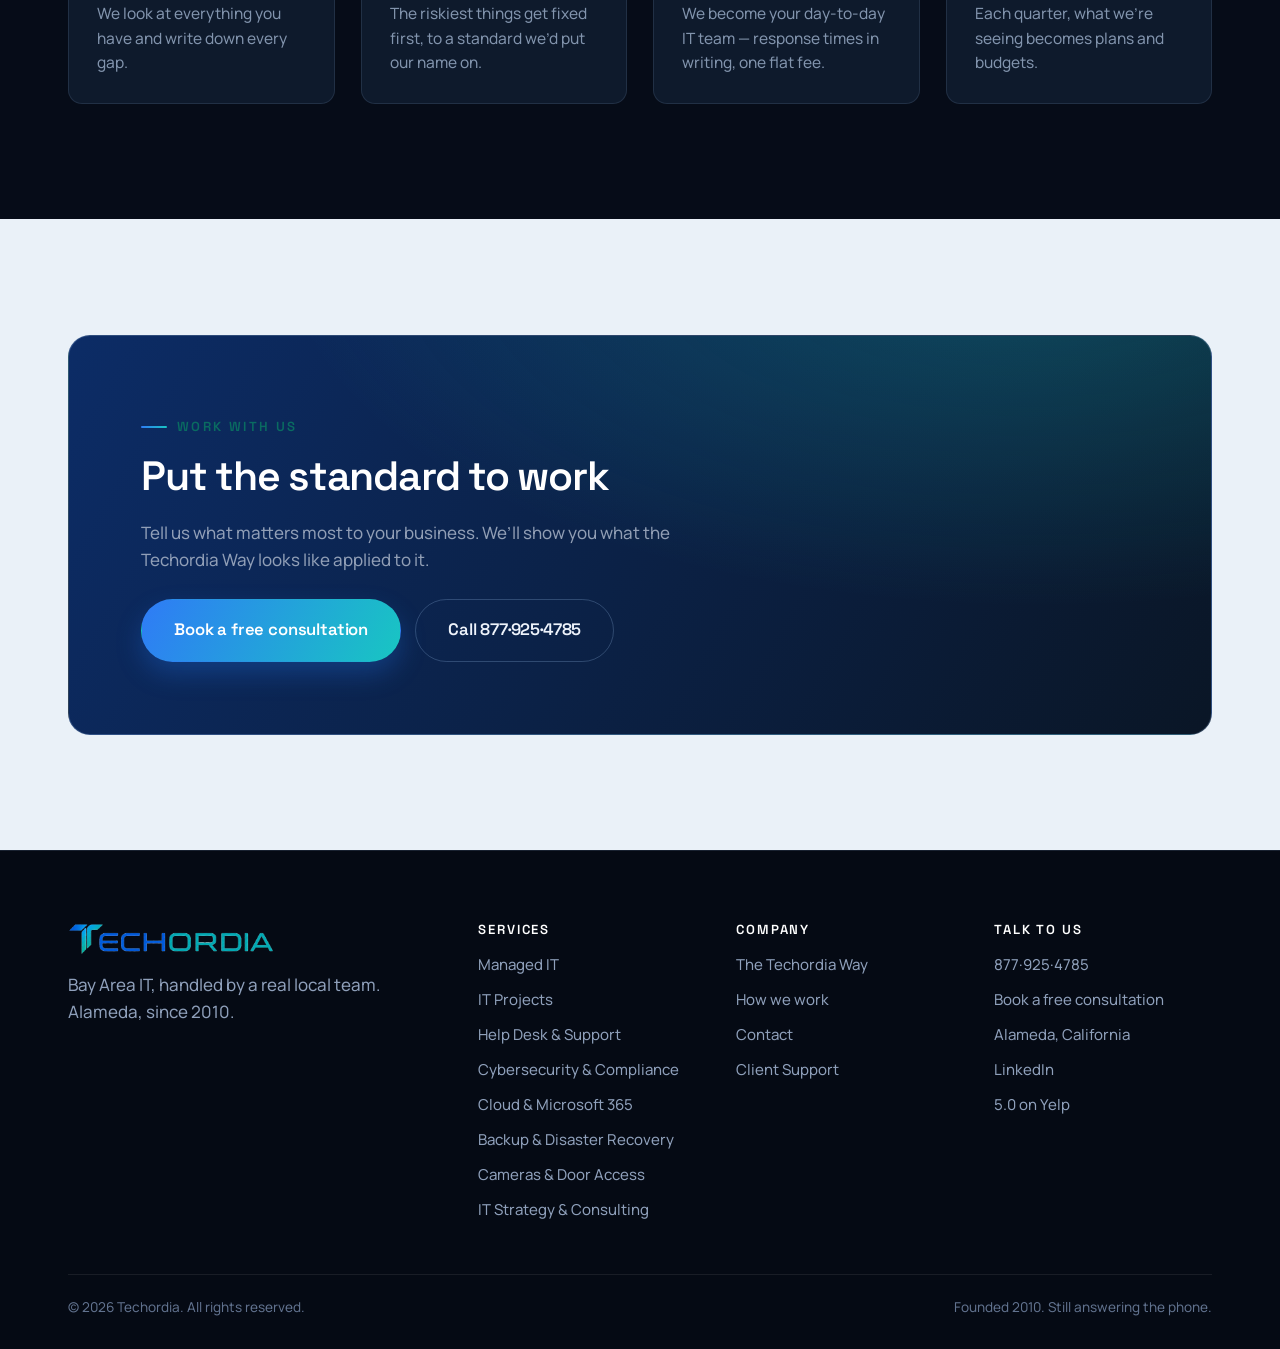
<file: techordia-way.html>
<!DOCTYPE html>
<html lang="en">
<head>
<meta charset="UTF-8" />
<meta name="viewport" content="width=device-width, initial-scale=1.0" />
<title>The Techordia Way | Two Owners, One Standard, Since 2010</title>
<meta name="description" content="Techordia started in 2010 with two owners and one rule: finish the job. Here's the standard we run Bay Area IT on." />
<link rel="canonical" href="https://kylesmcclain.github.io/techordia-site2/techordia-way.html" />
<meta property="og:type" content="website" />
<meta property="og:site_name" content="Techordia" />
<meta property="og:title" content="The Techordia Way | Two Owners, One Standard, Since 2010" />
<meta property="og:description" content="Techordia started in 2010 with two owners and one rule: finish the job. Here's the standard we run Bay Area IT on." />
<meta property="og:url" content="https://kylesmcclain.github.io/techordia-site2/techordia-way.html" />
<meta property="og:image" content="https://kylesmcclain.github.io/techordia-site2/assets/img/logo.png" />
<meta name="twitter:card" content="summary" />
<meta name="twitter:title" content="The Techordia Way | Two Owners, One Standard, Since 2010" />
<meta name="twitter:description" content="Techordia started in 2010 with two owners and one rule: finish the job. Here's the standard we run Bay Area IT on." />
<meta name="twitter:image" content="https://kylesmcclain.github.io/techordia-site2/assets/img/logo.png" />
<link rel="icon" href="assets/img/favicon.svg" type="image/svg+xml" />
<link rel="icon" href="assets/img/favicon.ico" sizes="32x32" />
<link rel="apple-touch-icon" href="assets/img/apple-touch-icon.png" />
<link rel="preconnect" href="https://fonts.googleapis.com" />
<link rel="preconnect" href="https://fonts.gstatic.com" crossorigin />
<link href="https://fonts.googleapis.com/css2?family=Space+Grotesk:wght@500;600;700&family=Manrope:wght@400;500;600;700&display=swap" rel="stylesheet" />
<link rel="stylesheet" href="assets/css/app.css?v=20260611-4" />
<link rel="stylesheet" href="assets/css/effects.css?v=20260611-4" />
</head>
<body>
<header class="masthead">
  <div class="wrap masthead__row">
    <a class="brand" href="index.html" aria-label="Techordia home"><img src="assets/img/logo.png?v=20260611-4" alt="Techordia" /></a>
    <nav class="mainnav" aria-label="Primary">
      <a href="index.html">Home</a>
      <a href="managed-it.html">Connection</a>
      <a href="managed-it.html#cybersecurity">Protection</a>
      <a href="techordia-way.html" class="is-active">Techordia Way</a>
      <a href="contact.html">Contact</a>
    </nav>
    <div class="header-cta">
      <a href="tel:8779254785" class="textlink nowrap">877-925-4785</a>
      <a href="contact.html" class="btn btn--primary">Book a consultation</a>
    </div>
    <button class="navtoggle" aria-label="Menu" aria-expanded="false"><span></span></button>
  </div>
</header>

<main>
<!-- two-column hero with values orbit -->
<section class="pagehero">
  <div class="hero__glow" aria-hidden="true"></div>
  <div class="hero__grid-bg" aria-hidden="true"></div>
  <div class="wrap pagehero__inner ph-2col">
    <div>
      <p class="breadcrumb"><a href="index.html">Home</a> / The Techordia Way</p>
      <p class="eyebrow">Who we are</p>
      <h1>The Techordia Way</h1>
      <p class="lede">Take the qualities you'd want in a person. Run a company on them. That's the whole idea.</p>
    </div>
    <div>
      <div class="fx" data-fx="orbit" data-label="The six Techordia Way qualities — thorough, accountable, pride, commitment, quality, integrity — orbiting the Techordia hub"></div>
      <p class="fx-caption">Six qualities. Every job, every time.</p>
    </div>
  </div>
</section>

<!-- our story -->
<section class="section">
  <div class="wrap">
    <div class="head reveal" style="text-align:center;max-width:780px;margin-inline:auto">
      <p class="eyebrow" style="justify-content:center">Our story</p>
      <h2>Two of us, since 2010</h2>
    </div>
    <div class="reveal" style="max-width:740px;margin:24px auto 0">
      <p class="lede" style="margin-bottom:18px">Techordia started in 2010 with two owners and one rule: finish the job. One of us is the engineer — the one who takes complicated systems apart until they're simple, and looks after the people using them. The other came up through the military and runs the business the way he ran missions: it gets done, and the people next to you come first.</p>
      <p class="lede" style="margin-bottom:18px">One builds it right. One makes sure it ships. When something breaks at your office, we own it from first alert to final fix — no stalling, no jargon. If we caused it, you hear it from us first.</p>
      <p class="lede">Some clients have been with us nearly all of those fifteen years. One wrote on Yelp that they've &ldquo;partnered with Techordia since 2010 and have never been disappointed.&rdquo; Five stars, eight reviews. That record is what we protect hardest — so we wrote the standard down and gave it a name.</p>
    </div>
  </div>
</section>

<!-- the qualities graphic -->
<section class="section">
  <div class="wrap">
    <figure class="tw-graphic reveal">
      <h2 class="tw-graphic__title">The Techordia Way</h2>
      <p class="tw-graphic__sub">The qualities of a great person, run as a business</p>
      <hr class="tw-graphic__rule" />
      <div class="tw-grid">
        <div class="tw-q tw-q--blue"><h3>Thorough</h3><p>Every task seen through. No loose ends.</p></div>
        <div class="tw-q tw-q--teal"><h3>Accountable</h3><p>Own the outcome, not just the effort.</p></div>
        <div class="tw-q tw-q--teal"><h3>Pride in your work</h3><p>Bring your best to everything.</p></div>
        <div class="tw-q tw-q--blue"><h3>Commitment</h3><p>Every promise kept. Every time.</p></div>
        <div class="tw-q tw-q--blue"><h3>Quality</h3><p>Work we&rsquo;d put our name on.</p></div>
        <div class="tw-q tw-q--teal"><h3>Integrity</h3><p>Do right, even when nobody&rsquo;s watching.</p></div>
      </div>
    </figure>
  </div>
</section>

<!-- vision / mission -->
<section class="section">
  <div class="wrap">
    <div class="duo">
      <div class="card reveal panel--light"><p class="eyebrow">Vision</p><h3>The first call ambitious businesses make</h3><p>When technology stops being a worry, your energy goes back into your customers and your people.</p></div>
      <div class="card reveal panel--light" data-d="1"><p class="eyebrow">Mission</p><h3>Take the whole weight of IT off your shoulders</h3><p>We run every layer of your IT and answer for all of it. Decisions come in plain English, with real numbers behind them. And we tell the truth, even when it&rsquo;s not the easy answer.</p></div>
    </div>
  </div>
</section>

<!-- approach -->
<section class="section dark">
  <div class="wrap">
    <div class="head reveal">
      <p class="eyebrow">How an engagement runs</p>
      <h2>From firefighting to calm</h2>
      <p class="lede">First we look, then we fix, then we run it, then we keep making it better.</p>
    </div>
    <div class="grid cols-4 steps-row">
      <div class="card reveal step-card"><span class="sn">01</span><h3>Assess</h3><p>We look at everything you have and write down every gap.</p></div>
      <div class="card reveal step-card" data-d="1"><span class="sn">02</span><h3>Stabilize</h3><p>The riskiest things get fixed first, to a standard we&rsquo;d put our name on.</p></div>
      <div class="card reveal step-card" data-d="2"><span class="sn">03</span><h3>Operate</h3><p>We become your day-to-day IT team — response times in writing, one flat fee.</p></div>
      <div class="card reveal step-card" data-d="3"><span class="sn">04</span><h3>Improve</h3><p>Each quarter, what we&rsquo;re seeing becomes plans and budgets.</p></div>
    </div>
  </div>
</section>

<!-- work with us -->
<section class="section soft">
  <div class="wrap"><div class="band reveal">
    <p class="eyebrow">Work with us</p>
    <h2>Put the standard to work</h2>
    <p>Tell us what matters most to your business. We&rsquo;ll show you what the Techordia Way looks like applied to it.</p>
    <div class="hero-actions"><a href="contact.html" class="btn btn--primary btn--lg">Book a free consultation</a><a href="tel:8779254785" class="btn btn--ghost btn--lg">Call 877&middot;925&middot;4785</a></div>
  </div></div>
</section>
</main>

<footer class="foot">
  <div class="wrap">
    <div class="foot__top">
      <div><img src="assets/img/logo.png?v=20260611-4" alt="Techordia" /><p class="measure">Bay Area IT, handled by a real local team. Alameda, since 2010.</p></div>
      <div><h4>Services</h4><ul>
        <li><a href="managed-it.html">Managed IT</a></li>
        <li><a href="it-projects.html">IT Projects</a></li>
        <li><a href="managed-it.html#help-desk">Help Desk &amp; Support</a></li>
        <li><a href="managed-it.html#cybersecurity">Cybersecurity &amp; Compliance</a></li>
        <li><a href="managed-it.html#cloud">Cloud &amp; Microsoft 365</a></li>
        <li><a href="managed-it.html#backup">Backup &amp; Disaster Recovery</a></li>
        <li><a href="managed-it.html#cameras">Cameras &amp; Door Access</a></li>
        <li><a href="managed-it.html#strategy">IT Strategy &amp; Consulting</a></li>
      </ul></div>
      <div><h4>Company</h4><ul><li><a href="techordia-way.html">The Techordia Way</a></li><li><a href="services.html">How we work</a></li><li><a href="contact.html">Contact</a></li><li><a href="https://connect.techordia.com" target="_blank" rel="noopener">Client Support</a></li></ul></div>
      <div><h4>Talk to us</h4><ul><li><a href="tel:8779254785">877·925·4785</a></li><li><a href="contact.html">Book a free consultation</a></li><li>Alameda, California</li><li><a href="https://www.linkedin.com/company/techordia-llc" target="_blank" rel="noopener">LinkedIn</a></li><li><a href="https://www.yelp.com/biz/techordia-alameda" target="_blank" rel="noopener">5.0 on Yelp</a></li></ul></div>
    </div>
    <div class="foot__bottom"><span>© <span id="yr">2026</span> Techordia. All rights reserved.</span><span>Founded 2010. Still answering the phone.</span></div>
  </div>
</footer>

<script src="assets/js/effects.js?v=20260611-4" defer></script>
<script src="assets/js/site.js?v=20260611-4" defer></script>
</body>
</html>
</file>
<file: assets/css/app.css>
/* =========================================================================
   Techordia — design system
   Anti-slop rules: display = Space Grotesk, body = Manrope (no Inter);
   asymmetric/editorial layout (not centered-everything); varied radii;
   one restrained blue->teal accent (no purple, no gradient soup).
   ========================================================================= */

:root {
  color-scheme: dark;

  /* dark surfaces (hero + effect sections) */
  --bg: #060c18;
  --bg-2: #0a1322;
  --panel: #0e1a2c;
  --panel-2: #122237;
  --hairline: rgba(130, 160, 200, .16);
  --hairline-strong: rgba(140, 175, 220, .28);

  /* light surfaces */
  --paper: #f3f6fb;
  --paper-2: #eaf1f8;
  --paper-3: #dfe8f3;
  --surface: #ffffff;

  /* text */
  --ink: #eef3fb;          /* on dark */
  --ink-soft: #aebaccd1;
  --ink-mute: #8294ad;
  --slate: #131c2b;        /* on light */
  --slate-soft: #44546b;
  --slate-mute: #6a7991;

  /* brand accents */
  --blue: #2f7bf6;
  --blue-deep: #1b5fd6;
  --teal: #18c6c2;
  --teal-deep: #10a59e;
  --grad: linear-gradient(118deg, var(--blue) 0%, var(--teal) 100%);
  --grad-soft: linear-gradient(118deg, rgba(47,123,246,.16), rgba(24,198,194,.16));

  /* radii — intentionally varied */
  --r-xs: 4px;
  --r-sm: 8px;
  --r-md: 14px;
  --r-lg: 22px;
  --pill: 999px;

  --shadow-sm: 0 2px 10px rgba(7, 14, 28, .06);
  --shadow: 0 18px 50px rgba(10, 20, 40, .12);
  --shadow-dark: 0 30px 80px rgba(0, 0, 0, .45);

  --container: 1240px;
  --gutter: clamp(20px, 4vw, 48px);

  --font-display: "Space Grotesk", "Segoe UI", system-ui, sans-serif;
  --font-body: "Manrope", "Segoe UI", system-ui, -apple-system, sans-serif;
}

[data-theme="light"] {
  color-scheme: light;

  --bg: #eaf5ff;
  --bg-2: #f3f9ff;
  --panel: #ffffff;
  --panel-2: #f6fbff;
  --hairline: rgba(47, 123, 246, .14);
  --hairline-strong: rgba(30, 98, 190, .24);

  --paper: #f4f7fb;
  --paper-2: #e9f3fc;
  --paper-3: #d9e7f5;
  --surface: #ffffff;

  --ink: #111c2d;
  --ink-soft: #42546c;
  --ink-mute: #63758e;
  --slate: #101927;
  --slate-soft: #3c4d64;
  --slate-mute: #66758c;

  --shadow-dark: 0 24px 60px rgba(35, 90, 150, .18);
}

* { box-sizing: border-box; }
html { scroll-behavior: smooth; -webkit-text-size-adjust: 100%; }
body {
  margin: 0;
  font-family: var(--font-body);
  background: var(--paper);
  color: var(--slate-soft);
  font-size: 17px;
  line-height: 1.6;
  font-weight: 450;
  -webkit-font-smoothing: antialiased;
  overflow-x: hidden;
}

h1, h2, h3, h4 {
  font-family: var(--font-display);
  color: var(--slate);
  line-height: 1.05;
  margin: 0 0 .5em;
  font-weight: 600;
  letter-spacing: -.02em;
}
h1 { font-size: clamp(2.6rem, 4.6vw, 4.1rem); letter-spacing: -.035em; }
h2 { font-size: clamp(2rem, 3.2vw, 2.9rem); letter-spacing: -.03em; }
h3 { font-size: 1.3rem; }
p { margin: 0 0 1rem; }
a { color: var(--blue-deep); text-decoration: none; }
img, svg { display: block; max-width: 100%; }
strong { color: inherit; font-weight: 700; }

/* ---- layout ---- */
.wrap { width: 100%; max-width: var(--container); margin-inline: auto; padding-inline: var(--gutter); }
.section { padding: clamp(64px, 9vw, 120px) 0; position: relative; }
.section--tight { padding: clamp(48px, 6vw, 80px) 0; }
.dark { background: var(--bg); color: var(--ink-soft); }
.dark h1, .dark h2, .dark h3, .dark h4 { color: var(--ink); }
.soft { background: var(--paper-2); }

.eyebrow {
  font-family: var(--font-display);
  font-size: .82rem; font-weight: 600; letter-spacing: .18em; text-transform: uppercase;
  color: #0a6b61; margin: 0 0 18px; display: inline-flex; align-items: center; gap: 10px;
}
.eyebrow::before { content: ""; width: 26px; height: 2px; background: var(--grad); border-radius: 2px; }
.dark .eyebrow { color: #58e0d6; }

.lede { font-size: 1.18rem; line-height: 1.65; color: var(--slate-soft); max-width: 56ch; }
.dark .lede { color: var(--ink-soft); }
.measure { max-width: 60ch; }

/* asymmetric section header (left-aligned, not centered) */
.head { max-width: 720px; margin-bottom: clamp(40px, 5vw, 64px); }
.head h2 + p { margin-top: 14px; }

/* ---- buttons ---- */
.btn {
  --b: var(--blue);
  display: inline-flex; align-items: center; gap: 9px; cursor: pointer;
  font-family: var(--font-display); font-weight: 600; font-size: .98rem; letter-spacing: -.01em;
  padding: 14px 26px; border-radius: var(--pill); border: 1.5px solid transparent;
  transition: transform .18s cubic-bezier(.2,.7,.3,1), box-shadow .25s, background .2s, border-color .2s, color .2s;
  white-space: nowrap;
}
.btn svg { width: 18px; height: 18px; }
.btn--primary { background: var(--grad); color: #fff; box-shadow: 0 12px 26px rgba(31, 110, 220, .32); }
.btn--primary:hover { transform: translateY(-2px); box-shadow: 0 18px 36px rgba(31, 110, 220, .42); }
.btn--solid { background: var(--slate); color: #fff; }
.btn--solid:hover { transform: translateY(-2px); background: #0c1420; }
.btn--ghost { border-color: var(--hairline-strong); color: var(--ink); }
.btn--ghost:hover { border-color: #6fe3da; color: #fff; background: rgba(24,198,194,.08); }
.btn--line { border-color: var(--paper-3); color: var(--slate); background: var(--surface); }
.btn--line:hover { border-color: var(--blue); color: var(--blue-deep); transform: translateY(-2px); }
.btn--lg { padding: 17px 32px; font-size: 1.04rem; }

.textlink { font-family: var(--font-display); font-weight: 600; color: var(--blue-deep); display: inline-flex; align-items: center; gap: 7px; }
.textlink svg { width: 16px; height: 16px; transition: transform .2s; }
.textlink:hover svg { transform: translateX(4px); }
.dark .textlink { color: #6fe3da; }

/* ---- header ---- */
.masthead {
  position: sticky; top: 0; z-index: 60;
  background: color-mix(in srgb, #353c49 92%, transparent);
  backdrop-filter: blur(14px) saturate(140%);
  border-bottom: 1px solid var(--hairline);
}
.masthead__row { display: flex; align-items: center; justify-content: space-between; height: 74px; gap: 24px; }
.brand { display: inline-flex; align-items: center; }
.brand img { height: 34px; width: auto; max-width: min(220px, 46vw); object-fit: contain; }
.mainnav { display: flex; align-items: center; gap: 12px; }
.mainnav a, .navitem > button {
  font-family: var(--font-display); font-weight: 500; font-size: .97rem; color: var(--ink-soft);
  padding: 9px 14px; border-radius: var(--r-sm); border: 0; background: none; cursor: pointer;
  display: inline-flex; align-items: center; gap: 6px; transition: color .18s, background .18s;
}
.mainnav a:hover, .navitem:hover > button, .mainnav a.is-active { color: #fff; background: rgba(255,255,255,.12); }
.navitem { position: relative; }
.dropdown {
  position: absolute; top: calc(100% + 8px); left: 0; min-width: 264px;
  background: var(--panel); border: 1px solid var(--hairline-strong); border-radius: var(--r-md);
  padding: 8px; box-shadow: var(--shadow-dark);
  opacity: 0; visibility: hidden; transform: translateY(8px); transition: .18s;
}
.navitem.is-open .dropdown, .navitem:hover .dropdown, .navitem:focus-within .dropdown { opacity: 1; visibility: visible; transform: none; }
.dropdown a { display: flex; flex-direction: column; gap: 2px; padding: 11px 13px; border-radius: var(--r-sm); }
.dropdown a strong { color: var(--ink); font-family: var(--font-display); font-weight: 600; font-size: .96rem; }
.dropdown a span { font-family: var(--font-body); font-size: .84rem; color: var(--ink-mute); font-weight: 450; }
.dropdown a:hover { background: rgba(47,123,246,.14); }
/* Services menu: one flat list */
.dropdown--svc { width: 254px; min-width: 0; max-height: calc(100vh - 92px); overflow: auto; }
.dropdown--svc a { display: block; font-family: var(--font-display); font-weight: 500; font-size: .95rem;
  color: var(--ink); padding: 9px 13px; }
/* keep anchored sections clear of the sticky header on jump */
.svc[id], #whats-inside { scroll-margin-top: 92px; }
/* client portal link: quiet pill, clearly "for existing clients" */
.mainnav a.is-portal {
  border: 1px solid var(--hairline-strong); border-radius: var(--pill);
  padding: 8px 16px; margin-left: 6px; color: var(--ink);
}
.mainnav a.is-portal::after { content: "\2197"; font-size: .78em; margin-left: 3px; opacity: .7; }
.mainnav a.is-portal:hover { border-color: #6fe3da; background: rgba(24,198,194,.08); color: #fff; }
[data-theme="light"] .mainnav a.is-portal { color: var(--blue-deep); border-color: rgba(47,123,246,.3); }
[data-theme="light"] .mainnav a.is-portal:hover { background: rgba(47,123,246,.08); color: var(--blue-deep); }
.header-cta { display: inline-flex; gap: 14px; align-items: center; }
.header-cta .textlink { color: #6a96ff; }
.header-cta .textlink:hover { color: #9db9ff; }
[data-theme="light"] .header-cta .textlink { color: var(--blue-deep); }
.navtoggle { display: none; }
.theme-toggle {
  display: inline-grid;
  place-items: center;
  width: 42px;
  height: 38px;
  flex: none;
  border: 1px solid var(--hairline-strong);
  border-radius: var(--r-sm);
  color: var(--ink-soft);
  background: rgba(255,255,255,.04);
  cursor: pointer;
  position: relative;
  transition: color .18s, border-color .18s, background .18s;
}
.theme-toggle:hover { color: #fff; border-color: #6fe3da; background: rgba(24,198,194,.08); }
.theme-toggle__sun,
.theme-toggle__moon {
  position: absolute;
  transition: opacity .18s, transform .18s;
}
.theme-toggle__sun {
  width: 16px;
  height: 16px;
  border: 2px solid currentColor;
  border-radius: 50%;
  box-shadow: 0 -8px 0 -6px currentColor, 0 8px 0 -6px currentColor, 8px 0 0 -6px currentColor, -8px 0 0 -6px currentColor;
}
.theme-toggle__moon {
  width: 18px;
  height: 18px;
  border-radius: 50%;
  box-shadow: inset -5px -2px 0 0 currentColor;
  opacity: 0;
  transform: scale(.82);
}
[data-theme="light"] .theme-toggle__sun { opacity: 0; transform: scale(.82); }
[data-theme="light"] .theme-toggle__moon { opacity: 1; transform: scale(1); }

/* ---- hero shell (shared) ---- */
.hero { position: relative; background: var(--bg); color: var(--ink-soft); overflow: hidden; isolation: isolate; }
.hero h1,
.hero h2,
.hero h3,
.pagehero h1,
.pagehero h2,
.pagehero h3 {
  color: var(--ink);
}
.hero .lede,
.pagehero .lede {
  color: var(--ink-soft);
}
.hero__glow { position: absolute; inset: 0; z-index: 0; pointer-events: none; }
.hero__glow::before, .hero__glow::after { content: ""; position: absolute; border-radius: 50%; filter: blur(20px); opacity: .5; }
.hero__glow::before { width: 60vw; height: 60vw; right: -18vw; top: -22vw; background: radial-gradient(circle, rgba(24,198,194,.22), transparent 62%); }
.hero__glow::after { width: 52vw; height: 52vw; left: -16vw; bottom: -26vw; background: radial-gradient(circle, rgba(47,123,246,.22), transparent 62%); }
.hero__grid-bg {
  position: absolute; inset: 0; z-index: 0; pointer-events: none; opacity: .5;
  background-image: linear-gradient(rgba(120,160,210,.06) 1px, transparent 1px),
                    linear-gradient(90deg, rgba(120,160,210,.06) 1px, transparent 1px);
  background-size: 54px 54px;
  -webkit-mask-image: radial-gradient(120% 100% at 70% 0%, #000 30%, transparent 78%);
          mask-image: radial-gradient(120% 100% at 70% 0%, #000 30%, transparent 78%);
}
.hero__inner { position: relative; z-index: 2; }

[data-theme="light"] .masthead {
  background: color-mix(in srgb, var(--surface) 84%, transparent);
  border-bottom-color: rgba(47, 123, 246, .18);
}
[data-theme="light"] .mainnav a,
[data-theme="light"] .navitem > button,
[data-theme="light"] .theme-toggle {
  color: var(--slate-soft);
}
[data-theme="light"] .mainnav a:hover,
[data-theme="light"] .navitem:hover > button,
[data-theme="light"] .mainnav a.is-active {
  color: var(--blue-deep);
  background: rgba(47,123,246,.1);
}
[data-theme="light"] .dropdown {
  background: var(--surface);
  border-color: var(--paper-3);
  box-shadow: var(--shadow);
}
[data-theme="light"] .dropdown a strong { color: var(--slate); }
[data-theme="light"] .dropdown a span { color: var(--slate-mute); }
[data-theme="light"] .dropdown a:hover { background: rgba(47,123,246,.08); }
[data-theme="light"] .dropdown--svc a { color: var(--slate); }
[data-theme="light"] .btn--ghost {
  color: var(--blue-deep);
  background: rgba(255,255,255,.58);
  border-color: rgba(47,123,246,.22);
}
[data-theme="light"] .btn--ghost:hover {
  color: var(--blue-deep);
  background: #fff;
}
[data-theme="light"] .chip {
  color: var(--slate-soft);
  background: rgba(255,255,255,.58);
  border-color: rgba(47,123,246,.18);
}
[data-theme="light"] .hero__grid-bg {
  opacity: .78;
  background-image: linear-gradient(rgba(47,123,246,.08) 1px, transparent 1px),
                    linear-gradient(90deg, rgba(47,123,246,.08) 1px, transparent 1px);
}
[data-theme="light"] .navtoggle span,
[data-theme="light"] .navtoggle span::before,
[data-theme="light"] .navtoggle span::after {
  background: var(--slate);
}
[data-theme="light"] .dark .statline .n { color: var(--slate); }
[data-theme="light"] .dark .statline .l { color: var(--slate-mute); }

.kicker-row { display: flex; flex-wrap: wrap; gap: 10px 22px; align-items: center; }
.chip {
  display: inline-flex; align-items: center; gap: 8px; font-size: .86rem; font-weight: 500;
  color: var(--ink-soft); border: 1px solid var(--hairline-strong); border-radius: var(--pill);
  padding: 7px 14px; background: rgba(255,255,255,.02);
}
.chip svg { width: 15px; height: 15px; color: #58e0d6; }

.hero-actions { display: flex; flex-wrap: wrap; gap: 14px; margin-top: 34px; }

/* ---- client reviews (homepage) ---- */
.reviews { position: relative; overflow: hidden; }
.reviews::before {
  content: ""; position: absolute; inset: 0; pointer-events: none;
  background: radial-gradient(60% 50% at 50% 0%, rgba(24,198,194,.10), transparent 70%);
}
.reviews .wrap { position: relative; }
.reviews__stage { position: relative; }
.reviews__bar {
  display: inline-flex; align-items: center; gap: 14px; flex-wrap: wrap;
  padding: 11px 20px; margin-bottom: 26px;
  background: var(--panel); border: 1px solid var(--hairline-strong); border-radius: var(--pill);
}
.reviews__score { font-family: var(--font-display); font-size: 1.3rem; color: var(--ink); line-height: 1; }
.reviews__stars { color: #f0b429; font-size: 1.02rem; letter-spacing: 2px; line-height: 1; white-space: nowrap; }
.reviews__source { display: inline-flex; align-items: center; gap: 7px; color: var(--ink-soft); font-family: var(--font-display); font-weight: 600; font-size: .92rem; }
.reviews__source:hover { color: #fff; }
[data-theme="light"] .reviews__source:hover { color: var(--blue-deep); }
.reviews__bar .yelp-mark { color: var(--ink); font-size: 1.05rem; }
.reviews__track { display: flex; gap: 20px; overflow: hidden; scroll-behavior: smooth; }
.review-card {
  flex: 0 0 calc((100% - 40px) / 3); margin: 0; display: flex; flex-direction: column; gap: 14px;
  background: var(--panel); border: 1px solid var(--hairline); border-radius: var(--r-md); padding: 26px 24px;
}
.review-card .reviews__stars { font-size: .92rem; }
.review-card__quote { margin: 0; border: 0; padding: 0; flex: 1; color: var(--ink); font-size: .98rem; line-height: 1.55; font-weight: 450; }
.review-card__author { display: flex; align-items: center; gap: 12px; }
.review-card__author strong { color: var(--ink); font-family: var(--font-display); font-size: .95rem; }
.review-avatar {
  display: grid; place-items: center; width: 40px; height: 40px; border-radius: 50%; flex: none;
  background: var(--grad); color: #fff; font-family: var(--font-display); font-weight: 700; font-size: .95rem;
}
.reviews__arrow {
  position: absolute; top: 50%; z-index: 3; display: grid; place-items: center;
  width: 38px; height: 38px; border: 1px solid var(--hairline-strong); border-radius: 50%;
  background: var(--panel-2); color: var(--ink); cursor: pointer; font-size: 1.5rem; line-height: 1;
  transition: border-color .18s, transform .18s;
}
.reviews__arrow:hover { border-color: #6fe3da; transform: translateY(-1px); }
.reviews__arrow--prev { left: -12px; }
.reviews__arrow--next { right: -12px; }

/* Yelp rating badge (contact page) */
.yelp-badge {
  display: grid; gap: 8px; justify-items: start; margin-top: 18px; padding: 16px 18px;
  background: var(--paper-2); border: 1px solid var(--paper-3); border-radius: var(--r-md);
}
.yelp-badge__row { display: inline-flex; align-items: center; gap: 10px; font-family: var(--font-display); font-weight: 700; font-size: 1.05rem; color: var(--slate); }
.yelp-badge .yelp-mark { color: var(--slate); }
.yelp-badge a { font-family: var(--font-display); font-weight: 600; font-size: .9rem; }

/* ---- generic cards / grids ---- */
.grid { display: grid; gap: clamp(18px, 2.2vw, 26px); }
.cols-2 { grid-template-columns: repeat(2, 1fr); }
.cols-3 { grid-template-columns: repeat(3, 1fr); }
.cols-4 { grid-template-columns: repeat(4, 1fr); }

.card {
  background: var(--surface); border: 1px solid var(--paper-3); border-radius: var(--r-md);
  padding: 28px; box-shadow: var(--shadow-sm); transition: transform .2s, box-shadow .25s, border-color .2s;
}
.card:hover { transform: translateY(-4px); box-shadow: var(--shadow); border-color: #cfe0f5; }
.card__tag { font-family: var(--font-display); font-weight: 600; font-size: .8rem; letter-spacing: .14em; color: var(--teal-deep); }
.card h3 { margin: 14px 0 8px; }
.card p { color: var(--slate-mute); margin: 0; font-size: .97rem; }
.dark .card { background: var(--panel); border-color: var(--hairline); box-shadow: none; }
.dark .card:hover { border-color: var(--hairline-strong); }
.dark .card p { color: var(--ink-mute); }

.ic {
  width: 50px; height: 50px; border-radius: var(--r-sm); display: grid; place-items: center;
  background: var(--grad-soft); border: 1px solid var(--hairline); color: var(--blue);
}
.dark .ic { color: #6fb6ff; }
.ic svg { width: 24px; height: 24px; }

/* checklist */
.ticks { list-style: none; padding: 0; margin: 18px 0 0; display: grid; gap: 12px; }
.ticks li { position: relative; padding-left: 32px; color: inherit; }
.ticks li::before {
  content: ""; position: absolute; left: 0; top: 2px; width: 20px; height: 20px; border-radius: 6px;
  background: var(--grad);
  -webkit-mask: url("data:image/svg+xml,%3Csvg xmlns='http://www.w3.org/2000/svg' viewBox='0 0 24 24'%3E%3Cpath fill='black' d='M9 16.2 4.8 12l-1.4 1.4L9 19 21 7l-1.4-1.4z'/%3E%3C/svg%3E") center/13px no-repeat;
          mask: url("data:image/svg+xml,%3Csvg xmlns='http://www.w3.org/2000/svg' viewBox='0 0 24 24'%3E%3Cpath fill='black' d='M9 16.2 4.8 12l-1.4 1.4L9 19 21 7l-1.4-1.4z'/%3E%3C/svg%3E") center/13px no-repeat;
}

/* stat row */
.statline { display: flex; flex-wrap: wrap; gap: clamp(24px, 5vw, 64px); }
.statline .n { font-family: var(--font-display); font-weight: 600; font-size: clamp(2rem, 3vw, 2.7rem); color: var(--slate); letter-spacing: -.03em; line-height: 1; }
.dark .statline .n { color: #fff; }
.statline .l { font-size: .92rem; color: var(--slate-mute); margin-top: 6px; }
.dark .statline .l { color: var(--ink-mute); }
.grad-ink { background: var(--grad); -webkit-background-clip: text; background-clip: text; color: transparent; }
.hero__stats .grad-ink {
  background: none;
  color: #8fefff;
  -webkit-text-fill-color: #8fefff;
  text-shadow: 0 0 24px rgba(44, 198, 220, .2);
}
/* keep the stat numbers readable on the light theme too (cyan-on-light fails) */
[data-theme="light"] .hero__stats .grad-ink {
  color: var(--blue-deep);
  -webkit-text-fill-color: var(--blue-deep);
  text-shadow: none;
}
/* the labels under each stat sit on the dark hero — lift them off the background */
.hero__stats .statline .l { color: var(--ink-soft); }
[data-theme="light"] .hero__stats .statline .l { color: var(--slate-soft); }
.hero__stats .statline .l { color: #9eabc0; }

/* CTA band */
.band {
  position: relative; overflow: hidden; border-radius: var(--r-lg); padding: clamp(40px, 6vw, 72px);
  background: radial-gradient(120% 160% at 85% -20%, rgba(24,198,194,.28), transparent 55%), linear-gradient(120deg, #0c2c66, #0a1626);
  border: 1px solid var(--hairline-strong); color: var(--ink-soft);
}
.band h2 { color: #fff; max-width: 18ch; }
.band p { max-width: 52ch; }
.band .hero-actions { margin-top: 26px; }

/* footer */
.foot { background: #050a14; color: #8fa0bb; padding: 72px 0 30px; border-top: 1px solid var(--hairline); }
.foot a { color: #8fa0bb; }
.foot a:hover { color: #fff; }
.foot__top { display: grid; grid-template-columns: 1.7fr 1fr 1fr 1fr; gap: 40px; }
.foot img { height: 32px; width: auto; max-width: 220px; opacity: 1; margin-bottom: 16px; }
.foot h4 { color: #fff; font-size: .82rem; letter-spacing: .14em; text-transform: uppercase; margin-bottom: 16px; font-weight: 600; }
.foot ul { list-style: none; margin: 0; padding: 0; display: grid; gap: 11px; }
.foot li { font-size: .94rem; }
.foot__bottom { margin-top: 52px; padding-top: 22px; border-top: 1px solid rgba(255,255,255,.08);
  display: flex; justify-content: space-between; gap: 16px; flex-wrap: wrap; font-size: .85rem; color: #61728e; }

/* interior page hero (compact, left-aligned) */
.pagehero { position: relative; background: var(--bg); color: var(--ink-soft); overflow: hidden; isolation: isolate; }
.pagehero__inner { position: relative; z-index: 2; }
.breadcrumb { font-size: .85rem; color: var(--ink-mute); margin-bottom: 18px; font-family: var(--font-display); }
.breadcrumb a { color: var(--ink-mute); }
.breadcrumb a:hover { color: #fff; }

/* faq */
.qa details { border-bottom: 1px solid var(--paper-3); padding: 6px 0; }
.qa summary { cursor: pointer; list-style: none; padding: 18px 0; font-family: var(--font-display); font-weight: 600; font-size: 1.08rem; color: var(--slate); display: flex; justify-content: space-between; gap: 20px; align-items: center; }
.qa summary::-webkit-details-marker { display: none; }
.qa summary::after { content: ""; width: 22px; height: 22px; flex: none; background: var(--grad); border-radius: 6px;
  -webkit-mask: url("data:image/svg+xml,%3Csvg xmlns='http://www.w3.org/2000/svg' viewBox='0 0 24 24'%3E%3Cpath fill='black' d='M11 5h2v14h-2zM5 11h14v2H5z'/%3E%3C/svg%3E") center/14px no-repeat;
          mask: url("data:image/svg+xml,%3Csvg xmlns='http://www.w3.org/2000/svg' viewBox='0 0 24 24'%3E%3Cpath fill='black' d='M11 5h2v14h-2zM5 11h14v2H5z'/%3E%3C/svg%3E") center/14px no-repeat; transition: transform .2s; }
.qa details[open] summary::after { transform: rotate(135deg); }
.qa details p { color: var(--slate-mute); padding: 0 0 18px; margin: 0; max-width: 70ch; }

/* forms */
.form { display: grid; gap: 16px; }
.row2 { display: grid; grid-template-columns: 1fr 1fr; gap: 16px; }
.field label { display: block; font-family: var(--font-display); font-weight: 500; font-size: .9rem; color: var(--slate); margin-bottom: 7px; }
.field input, .field select, .field textarea {
  width: 100%; padding: 13px 15px; border: 1.5px solid var(--paper-3); border-radius: var(--r-sm);
  font: inherit; font-size: .98rem; color: var(--slate); background: var(--surface); transition: border-color .15s, box-shadow .15s;
}
.field input:focus, .field select:focus, .field textarea:focus { outline: 0; border-color: var(--blue); box-shadow: 0 0 0 3px rgba(47,123,246,.14); }
.form-note { font-size: .86rem; color: var(--slate-mute); }

/* reveal-on-scroll */
.reveal { opacity: 0; transform: translateY(22px); transition: opacity .7s cubic-bezier(.2,.7,.3,1), transform .7s cubic-bezier(.2,.7,.3,1); }
.reveal.in { opacity: 1; transform: none; }
.reveal[data-d="1"] { transition-delay: .08s; }
.reveal[data-d="2"] { transition-delay: .16s; }
.reveal[data-d="3"] { transition-delay: .24s; }
.reveal[data-d="4"] { transition-delay: .32s; }

/* utilities */
.center { text-align: center; }
.mt-0 { margin-top: 0; } .mb-0 { margin-bottom: 0; }
.nowrap { white-space: nowrap; }
.hide { display: none !important; }

@media (prefers-reduced-motion: reduce) {
  * { scroll-behavior: auto !important; }
  .reveal { opacity: 1 !important; transform: none !important; transition: none !important; }
}

/* =========================================================================
   Page compositions — each hero is composed differently (anti-repetition)
   ========================================================================= */

/* Home hero: copy + bleeding network */
.home-hero { display: grid; grid-template-columns: 1.02fr .98fr; gap: clamp(24px, 4vw, 56px);
  align-items: center; max-width: calc(var(--container) + (var(--gutter) * 2));
  padding-block: clamp(44px, 6vw, 86px) clamp(30px, 4vw, 52px); min-height: min(84vh, 740px); }
.home-hero__copy h1 { margin-bottom: 18px; }
.home-hero__fx { position: relative; }
.home-hero__fx .fx { max-width: 560px; margin-inline: auto; }
.hero__stats { position: relative; z-index: 2; max-width: calc(var(--container) + (var(--gutter) * 2)); border-top: 1px solid var(--hairline); padding-block: 26px 38px; }

/* Why block: lead column + 2x2 cards */
.home-split { display: grid; grid-template-columns: .82fr 1.18fr; gap: clamp(28px, 4vw, 60px); align-items: start; }
.home-split .head .lede { max-width: 40ch; }

/* model cards (dark) */
.model-card { display: flex; flex-direction: column; }
.model-card h3 { color: var(--ink); }
.model-card .textlink { margin-top: 18px; }
.model-card .card__tag { letter-spacing: .16em; }

/* Interior hero variants */
.ph-2col { display: grid; grid-template-columns: 1.04fr .96fr; gap: clamp(28px, 4vw, 56px);
  align-items: center; max-width: calc(var(--container) + (var(--gutter) * 2)); padding-block: clamp(52px, 6vw, 92px); }
.ph-2col .fx { max-width: 520px; margin-inline: auto; }
.ph-narrow { max-width: calc(780px + (var(--gutter) * 2)); padding-block: clamp(52px, 6vw, 88px) clamp(30px, 4vw, 48px); }
.ph-center { max-width: calc(720px + (var(--gutter) * 2)); margin-inline: auto; text-align: center; padding-block: clamp(52px, 6vw, 88px) 0; }
.ph-center .eyebrow { justify-content: center; }
.ph-center .lede { margin-inline: auto; }

/* full-bleed effect stage (lanes / timeline) */
.fx-band { background: var(--bg-2); border-block: 1px solid var(--hairline); position: relative; overflow: hidden;
  padding: clamp(30px, 4vw, 56px) 0 clamp(40px, 5vw, 72px); }
.fx-band .hero__glow { z-index: 0; }
.fx-stage { max-width: 1000px; margin-inline: auto; position: relative; z-index: 2; }
.fx-stage--narrow { max-width: 720px; }

/* legend chips for effect stages */
.legend { display: flex; flex-wrap: wrap; gap: 10px 20px; justify-content: center; margin-top: 22px; }
.legend span { display: inline-flex; align-items: center; gap: 8px; font-size: .86rem; color: var(--ink-mute); }
.legend i { width: 10px; height: 10px; border-radius: 3px; display: inline-block; }
.legend .l-blue { background: var(--blue); } .legend .l-teal { background: var(--teal); }
.legend .l-line { background: var(--hairline-strong); }

/* services selector split */
.sel { display: grid; grid-template-columns: 1.06fr .94fr; gap: clamp(28px, 4vw, 56px); align-items: center;
  max-width: calc(var(--container) + (var(--gutter) * 2)); padding-block: clamp(48px, 6vw, 84px); }
.sel__cards { display: grid; gap: 14px; }
.sel-card { display: grid; grid-template-columns: 46px 1fr auto; gap: 16px; align-items: center; cursor: pointer;
  background: var(--panel); border: 1px solid var(--hairline); border-radius: var(--r-md); padding: 18px 20px;
  transition: border-color .2s, transform .2s, background .2s; }
.sel-card:hover, .sel-card.is-active { border-color: #58e0d6; transform: translateX(4px); background: var(--panel-2); }
.sel-card .ic { width: 46px; height: 46px; }
.sel-card h3 { color: var(--ink); margin: 0 0 2px; font-size: 1.08rem; }
.sel-card p { margin: 0; color: var(--ink-mute); font-size: .9rem; }
.sel-card .go { color: #6fe3da; opacity: 0; transform: translateX(-6px); transition: .2s; }
.sel-card:hover .go, .sel-card.is-active .go { opacity: 1; transform: none; }

/* split content rows (used on interior pages) */
.duo { display: grid; grid-template-columns: 1fr 1fr; gap: clamp(28px, 4vw, 60px); align-items: center; }
.duo--copyfirst { grid-template-columns: 1fr 1fr; }
.panel { background: var(--panel); border: 1px solid var(--hairline); border-radius: var(--r-md); padding: clamp(22px, 3vw, 34px); }
.panel--light { background: var(--surface); border-color: var(--paper-3); }

/* managed-it: the plan, service by service */
.svc { padding-block: clamp(36px, 5vw, 60px); }
.svc:first-of-type { padding-top: 0; }
.svc + .svc { border-top: 1px solid var(--paper-3); }
.svc h3 { font-size: clamp(1.5rem, 2.2vw, 1.85rem); letter-spacing: -.025em; margin: 18px 0 12px; }
.svc p { color: var(--slate-soft); max-width: 54ch; }
.svc__listhead { font-family: var(--font-display); font-weight: 600; font-size: .78rem; letter-spacing: .15em;
  text-transform: uppercase; color: var(--teal-deep); margin: 0 0 4px; }
.svc .ticks li { color: var(--slate-soft); font-size: .98rem; }

/* clickable capability cards (home) */
a.card { display: flex; flex-direction: column; }
a.card p { flex: 1; }
a.card .textlink { margin-top: 16px; font-size: .95rem; }

/* outcomes / numbered steps row */
.steps-row { counter-reset: s; }
.step-card { position: relative; }
.step-card .sn { font-family: var(--font-display); font-weight: 600; font-size: .82rem; letter-spacing: .12em;
  color: var(--teal-deep); display: inline-flex; align-items: center; gap: 8px; }
.step-card .sn::before { content: ""; width: 22px; height: 22px; border-radius: 7px; background: var(--grad-soft);
  border: 1px solid var(--hairline); display: inline-grid; }

/* contact layout */
.contact { display: grid; grid-template-columns: 1.02fr .98fr; gap: clamp(28px, 4vw, 56px); align-items: start; }
.contact__aside { display: grid; gap: 14px; }
.info-row { display: flex; gap: 14px; align-items: flex-start; }
.info-row .ic { flex: none; }
.info-row strong { display: block; color: var(--slate); font-family: var(--font-display); }
.contact-meta { display: grid; gap: 16px; }
.hp { position: absolute !important; left: -9999px !important; width: 1px; height: 1px; overflow: hidden; }

/* =========================================================================
   Responsive (desktop-first; QA targets 1440/1600/1920, then graceful down)
   ========================================================================= */
@media (max-width: 1180px) {
  .header-cta .textlink { display: none; }
}
@media (max-width: 980px) {
  .home-hero, .home-split, .ph-2col, .sel, .duo, .contact, .cols-4, .cols-3, .cols-2 { grid-template-columns: 1fr; }
  .home-hero { min-height: 0; }
  .home-hero__fx { margin-top: clamp(22px, 5vw, 42px); }
  .home-hero__fx .fx, .ph-2col .fx { max-width: 460px; }
  /* collapsible nav */
  .navtoggle { display: inline-flex; align-items: center; justify-content: center; width: 42px; height: 38px;
    background: rgba(255,255,255,.06); border: 1px solid var(--hairline-strong); border-radius: var(--r-sm); cursor: pointer; }
  .navtoggle span, .navtoggle span::before, .navtoggle span::after { content: ""; display: block; width: 18px; height: 2px;
    background: #fff; position: relative; }
  .navtoggle span::before { position: absolute; top: -6px; } .navtoggle span::after { position: absolute; top: 6px; }
  .mainnav { position: absolute; top: 74px; left: 0; right: 0; flex-direction: column; align-items: stretch; gap: 4px;
    background: var(--panel); border-bottom: 1px solid var(--hairline-strong); padding: 14px var(--gutter);
    transform: translateY(-10px); opacity: 0; pointer-events: none; transition: .2s; }
  .mainnav.is-open { transform: none; opacity: 1; pointer-events: auto; }
  .navitem .dropdown { position: static; opacity: 1; visibility: visible; transform: none; box-shadow: none;
    background: transparent; border: 0; padding: 0 0 0 12px; }
  .dropdown--svc { width: auto; max-height: none; padding: 0 0 0 12px; }
  .dropdown--svc a { padding-left: 0; }
  .header-cta .btn { display: none; }
  .review-card { flex-basis: calc((100% - 20px) / 2); }
  .foot__top { grid-template-columns: 1fr 1fr; }
}
@media (max-width: 560px) {
  body { font-size: 16px; }
  .masthead__row { gap: 12px; }
  .brand img { height: 28px; max-width: 170px; }
  .theme-toggle,
  .navtoggle { width: 40px; }
  .foot__top { grid-template-columns: 1fr; }
  .band { padding: 32px 22px; }
  .row2 { grid-template-columns: 1fr; }
  .reviews__track { overflow-x: auto; scroll-snap-type: x mandatory; padding-bottom: 2px; }
  .review-card { flex-basis: 88%; scroll-snap-align: center; }
  .reviews__arrow { display: none; }
}


/* ===== The Techordia Way - qualities graphic (centered exhibit) ===== */
.tw-graphic{max-width:900px;margin-inline:auto;text-align:center;background:var(--surface);border:1px solid var(--paper-3);border-radius:var(--r-lg);padding:clamp(26px,4vw,48px);box-shadow:var(--shadow-sm);}
.tw-graphic__title{font-family:var(--font-display);font-weight:700;font-size:clamp(1.5rem,2.6vw,2.1rem);letter-spacing:-.02em;margin:0;color:var(--slate);}
.tw-graphic__sub{margin:10px 0 0;color:var(--slate-soft);font-size:1.02rem;}
.tw-graphic__rule{display:block;height:1px;border:0;background:linear-gradient(90deg,transparent,var(--paper-3) 18%,var(--paper-3) 82%,transparent);margin:22px auto 32px;max-width:600px;}
.tw-grid{display:grid;grid-template-columns:repeat(3,minmax(0,1fr));gap:18px;}
.tw-q{border:1px solid var(--tw-bd);background:var(--tw-bg);border-radius:var(--r-md);padding:22px 18px;text-align:center;transition:transform .25s ease,box-shadow .25s ease;}
.tw-q:hover{transform:translateY(-5px);box-shadow:var(--shadow);}
.tw-q h3{font-family:var(--font-display);font-weight:700;font-size:1.06rem;margin:0 0 8px;color:var(--tw-ink);}
.tw-q p{margin:0;font-size:.93rem;line-height:1.5;color:var(--slate-soft);}
.tw-q--blue{--tw-bg:rgba(47,123,246,.07);--tw-bd:rgba(47,123,246,.22);--tw-ink:var(--blue-deep);}
.tw-q--teal{--tw-bg:rgba(24,198,194,.08);--tw-bd:rgba(24,198,194,.3);--tw-ink:var(--teal-deep);}
@media (max-width:760px){.tw-grid{grid-template-columns:1fr 1fr;}}
@media (max-width:480px){.tw-grid{grid-template-columns:1fr;}}

/* visible keyboard focus across the whole site */
a:focus-visible, button:focus-visible, .mainnav a:focus-visible, .navitem > button:focus-visible, .navtoggle:focus-visible, .btn:focus-visible, [tabindex]:focus-visible, input:focus-visible, select:focus-visible, textarea:focus-visible { outline: 2px solid #6fe3da; outline-offset: 2px; border-radius: 4px; }

/* Yelp logo: lowercase wordmark + the real red burst (matches Yelp's actual lockup) */
.yelp-mark {
  display: inline-flex; align-items: center; gap: .16em;
  font-family: var(--font-body), "Trebuchet MS", system-ui, sans-serif;
  font-weight: 800; letter-spacing: -.04em; line-height: 1;
  text-transform: lowercase; color: inherit;
}
.yelp-mark::after {
  content: ""; flex: none; width: 1em; height: 1em; margin-left: .02em;
  background: url("data:image/svg+xml,<svg xmlns='http://www.w3.org/2000/svg' viewBox='0 0 24 24'><path fill='%23d32323' d='m7.6885 15.1415-3.6715.8483c-.3769.0871-.755.183-1.1452.155-.2611-.0188-.5122-.0414-.7606-.213a1.179 1.179 0 0 1-.331-.3594c-.3486-.5519-.3656-1.3661-.3697-2.0004a6.2874 6.2874 0 0 1 .3314-2.0642 1.857 1.857 0 0 1 .1073-.2474 2.3426 2.3426 0 0 1 .1255-.2165 2.4572 2.4572 0 0 1 .1563-.1975 1.1736 1.1736 0 0 1 .399-.2831 1.082 1.082 0 0 1 .4592-.0837c.2355.0016.5139.052.91.1734.0555.0191.1237.0382.1856.0572.3277.1013.7048.2404 1.1499.3987.6863.2404 1.3663.487 2.0463.7397l1.2117.4423c.2217.0807.4363.18.6412.297.174.0984.3273.2298.4512.387a1.217 1.217 0 0 1 .192.4309 1.2205 1.2205 0 0 1-.872 1.4522c-.0468.0151-.0852.0239-.1085.0293l-1.105.2553-.0031-.001zM18.8208 7.565a1.8506 1.8506 0 0 0-.2042-.1754 2.4082 2.4082 0 0 0-.2077-.1394 2.3607 2.3607 0 0 0-.2269-.109 1.1705 1.1705 0 0 0-.482-.0796 1.0862 1.0862 0 0 0-.4498.1263c-.2107.1048-.4388.2732-.742.5551-.042.0417-.0947.0886-.142.133-.2502.2351-.5286.5252-.8599.863a114.6363 114.6363 0 0 0-1.5166 1.5629l-.8962.9293a4.1897 4.1897 0 0 0-.4466.5483 1.541 1.541 0 0 0-.2364.5459 1.2199 1.2199 0 0 0 .0107.4518l.0046.02a1.218 1.218 0 0 0 1.4184.923 1.162 1.162 0 0 0 .1105-.0213l4.7781-1.104c.3766-.087.7587-.1667 1.097-.3631.2269-.1316.4428-.262.5909-.5252a1.1793 1.1793 0 0 0 .1405-.4683c.0733-.6512-.2668-1.3908-.5403-1.963a6.2792 6.2792 0 0 0-1.2001-1.7103zM8.9703.0754a8.6724 8.6724 0 0 0-.83.1564c-.2754.066-.548.1383-.8146.2236-.868.2844-2.0884.8063-2.295 1.8065-.1165.5655.1595 1.1439.3737 1.66.2595.6254.614 1.1889.9373 1.7777.8543 1.5545 1.7245 3.0993 2.5922 4.6457.259.4617.5416 1.0464 1.043 1.2856a1.058 1.058 0 0 0 .1013.0383c.2248.0851.4699.1016.7041.0471a4.3015 4.3015 0 0 0 .0418-.0097 1.2136 1.2136 0 0 0 .5658-.3397 1.1033 1.1033 0 0 0 .079-.0822c.3463-.435.3454-1.0833.3764-1.6134.1042-1.771.2139-3.5423.3009-5.3142.0332-.6712.1055-1.3333.0655-2.0096-.0328-.5579-.0368-1.1984-.3891-1.6563-.6218-.8073-1.9476-.741-2.8523-.6158zm2.084 15.9505a1.1053 1.1053 0 0 0-1.2306-.4145 1.1398 1.1398 0 0 0-.1526.0633 1.4806 1.4806 0 0 0-.2171.1354c-.1992.1475-.3668.3392-.5196.5315-.0386.049-.074.1143-.12.1562l-.7686 1.0573a113.9168 113.9168 0 0 0-1.2913 1.789c-.278.3895-.5184.7184-.7083 1.0094-.036.0547-.0734.116-.1075.1647-.2277.3522-.3566.6092-.4228.8381a1.0945 1.0945 0 0 0-.046.4721c.0211.1655.0768.3246.1635.467.046.0715.0957.1406.1487.207a2.334 2.334 0 0 0 .1754.1825 1.843 1.843 0 0 0 .2108.1732c.5304.369 1.1112.6342 1.722.8391a6.0958 6.0958 0 0 0 1.5716.3004c.091.0046.1821.0025.2728-.006a2.3878 2.3878 0 0 0 .2506-.0351 2.3862 2.3862 0 0 0 .2447-.071 1.1927 1.1927 0 0 0 .4175-.2658c.1127-.113.1994-.249.2541-.3989.0889-.2214.1473-.5026.1857-.92.0034-.0593.0118-.1305.0177-.1958.0304-.3463.0443-.7531.0666-1.2315.0375-.7357.067-1.4681.0903-2.2026 0 0 .0495-1.3053.0494-1.306.0113-.3008.002-.6342-.0814-.9336a1.396 1.396 0 0 0-.1756-.4054zm8.6754 2.0439c-.1605-.176-.3878-.3514-.7462-.5682-.0518-.0288-.1124-.0674-.1684-.1009-.2985-.1795-.658-.3684-1.078-.5965a120.7615 120.7615 0 0 0-1.9427-1.042l-1.1515-.6107c-.0597-.0175-.1203-.0607-.1766-.0878-.2212-.1058-.4558-.2045-.6992-.2498a1.4915 1.4915 0 0 0-.2545-.0265 1.1527 1.1527 0 0 0-.1648.01 1.1077 1.1077 0 0 0-.9227.9133 1.4186 1.4186 0 0 0 .0159.439c.0563.3065.1932.6096.3346.875l.615 1.1526c.3422.65.6884 1.2963 1.0435 1.9406.229.4202.4196.7799.5982 1.078.0338.056.0721.1163.1011.1682.2173.3584.392.584.569.7458.1146.1107.252.195.4026.247.1583.0525.326.071.4919.0546a2.368 2.368 0 0 0 .251-.0435c.0817-.022.1622-.048.241-.0784a1.863 1.863 0 0 0 .2475-.1143 6.1018 6.1018 0 0 0 1.2818-.9597c.4596-.4522.8659-.9454 1.182-1.51.044-.08.0819-.163.1138-.2483a2.49 2.49 0 0 0 .0773-.2411c.0186-.083.033-.1669.0429-.2513a1.188 1.188 0 0 0-.0565-.491 1.0933 1.0933 0 0 0-.248-.4041zm2.86 3.742a.8523.8523 0 0 1-.111.4236c-.074.132-.178.2377-.3115.3172a.8428.8428 0 0 1-.4385.119.847.847 0 0 1-.4373-.1179.8526.8526 0 0 1-.3125-.3171.8548.8548 0 0 1-.111-.4248c0-.1526.038-.2958.1143-.4294a.8405.8405 0 0 1 .315-.3159.849.849 0 0 1 .4315-.1156.8514.8514 0 0 1 .4294.1144.84.84 0 0 1 .316.3148.8494.8494 0 0 1 .1156.4317zm-.1202 0c0-.1328-.0332-.256-.0996-.3698s-.1564-.2038-.2702-.2702a.7125.7125 0 0 0-.371-.1007.7204.7204 0 0 0-.3698.0996.7487.7487 0 0 0-.2713.2702.7181.7181 0 0 0-.0996.3709c0 .132.0332.2557.0996.371a.7355.7355 0 0 0 .2713.2713.7354.7354 0 0 0 .3698.0985.7205.7205 0 0 0 .3698-.0996.7423.7423 0 0 0 .2702-.2691.7186.7186 0 0 0 .1008-.3721zm-.577.0584.2724.4522h-.1922l-.237-.4052h-.1546v.4052h-.1695v-1.02h.2988c.1268 0 .2195.0247.2783.0744.0595.0496.0892.1252.0892.2267a.2785.2785 0 0 1-.0492.1625c-.032.0466-.0775.0813-.1362.1042zm-.0412-.1408a.1532.1532 0 0 0 .056-.1214c0-.0573-.0164-.0981-.0491-.1225-.0329-.0251-.0847-.0377-.1557-.0377h-.1214v.3285h.1237c.061 0 .1098-.0157.1465-.047z'/></svg>") center/contain no-repeat;
}
</file>
<file: assets/css/effects.css>
/* =========================================================================
   Techordia — ONE effect system ("operating network")
   Every page uses the same node/edge/motion language; only the LAYOUT mode
   changes (core, lanes, timeline, selector, orbit, response).
   ========================================================================= */

.fx {
  position: relative; width: 100%; display: block;
  aspect-ratio: 1 / 1;            /* default; overridden per-mode below */
  --fx-mx: 0; --fx-my: 0;          /* normalized mouse position, set by JS */
}
.fx svg { width: 100%; height: 100%; overflow: visible; display: block; }
.fx[data-fx="lanes"], .fx[data-fx="timeline"] { aspect-ratio: 16 / 10; }
.fx[data-fx="response"] { aspect-ratio: 16 / 10; }
.fx[data-fx="selector"], .fx[data-fx="orbit"], .fx[data-fx="core"] { aspect-ratio: 1 / 1; }

/* command core hero (canvas) */
.fx-core { display: block; width: 100%; height: 100%; }

/* caption that ties the hero visual to the MSP message */
.fx-caption {
  margin: 18px auto 0; max-width: 360px; text-align: center;
  font-family: var(--font-body); font-size: .92rem; line-height: 1.5; color: var(--ink-soft);
}
.fx-caption strong { color: #8fe9ff; font-weight: 600; }
[data-theme="light"] .fx-caption { color: var(--slate-soft); }
[data-theme="light"] .fx-caption strong { color: var(--blue-deep); }

/* shared atoms ---------------------------------------------------------- */
.fx-edge { fill: none; stroke: url(#fxEdge); stroke-width: 1.4; opacity: .5; transition: opacity .3s, stroke-width .3s; }
.fx-edge--soft { opacity: .28; }
.fx-flow {
  fill: none; stroke: url(#fxFlow); stroke-width: 2; stroke-linecap: round;
  stroke-dasharray: 3 16; opacity: .9; animation: fxflow 2.6s linear infinite;
}
.fx-flow--rev { animation-direction: reverse; stroke: #6fe3da; }
@keyframes fxflow { to { stroke-dashoffset: -38; } }

.fx-node { cursor: default; }
.fx-halo { fill: url(#fxHalo); opacity: .55; transform-box: fill-box; transform-origin: center; }
.fx-dot { fill: var(--panel-2); stroke: var(--hairline-strong); stroke-width: 1.4; }
.fx-dot--accent { fill: url(#fxNode); stroke: none; }
.fx-ring { fill: none; stroke: var(--hairline); stroke-width: 1.2; }
.fx-glyph { color: #bcd8ff; }
.fx-glyph--hub { color: #eaf6ff; }
.fx-hub .fx-dot { fill: url(#fxHub); stroke: none; }
.fx-label { font-family: var(--font-display); font-weight: 600; fill: #d8e6fb; font-size: 13px; }
.fx-sub  { font-family: var(--font-body); font-weight: 500; fill: #7f93b0; font-size: 10.5px; letter-spacing: .02em; }
.fx-cap  { font-family: var(--font-display); font-weight: 600; fill: #9fd9ff; font-size: 11px; letter-spacing: .16em; text-transform: uppercase; }

/* ambient bob (per-node duration/delay set inline by JS) */
.fx-bob { animation: fxbob var(--dur, 7s) ease-in-out var(--del, 0s) infinite; transform-box: view-box; }
@keyframes fxbob { 0%,100% { transform: translateY(0); } 50% { transform: translateY(var(--amp, -6px)); } }

/* hover emphasis */
.fx-node.is-hot .fx-dot { stroke: #6fe3da; stroke-width: 2; }
.fx-node.is-hot .fx-halo { opacity: 1; }
.fx-node.is-hot .fx-label { fill: #fff; }
.fx-edge.is-hot { opacity: 1; stroke-width: 2.4; }
.fx.is-engaged .fx-node:not(.is-hot):not(.fx-hub) { opacity: .42; transition: opacity .3s; }
.fx.is-engaged .fx-edge:not(.is-hot) { opacity: .12; }
.fx-node, .fx-edge { transition: opacity .3s; }

/* lane packets — set path via offset-path inline */
.fx-packet { fill: #6fe3da; r: 3.2; offset-rotate: 0deg; animation: fxpacket var(--pdur, 4s) linear var(--pdel, 0s) infinite; }
@keyframes fxpacket { 0% { offset-distance: 0%; opacity: 0; } 8% { opacity: 1; } 92% { opacity: 1; } 100% { offset-distance: 100%; opacity: 0; } }

/* timeline progress (projects) */
.fx-track { stroke: var(--hairline-strong); stroke-width: 3; fill: none; stroke-linecap: round; }
.fx-progress { stroke: url(#fxFlow); stroke-width: 3; fill: none; stroke-linecap: round; stroke-dasharray: var(--len); stroke-dashoffset: var(--len); animation: fxgrow 5s cubic-bezier(.6,.05,.2,1) infinite; }
@keyframes fxgrow { 0% { stroke-dashoffset: var(--len); } 60%,100% { stroke-dashoffset: 0; } }
.fx-runner { fill: #6fe3da; r: 5; animation: fxrun 5s cubic-bezier(.6,.05,.2,1) infinite; }

/* orbit ring rotation (techordia way) */
@keyframes fxspin { to { transform: rotate(360deg); } }
.fx-orbit { transform-box: fill-box; transform-origin: center; animation: fxspin 26s linear infinite; }

[data-theme="light"] .fx-edge { opacity: .62; }
[data-theme="light"] .fx-edge--soft { opacity: .38; }
[data-theme="light"] .fx-flow { opacity: .72; }
[data-theme="light"] .fx-halo { opacity: .32; }
[data-theme="light"] .fx-dot {
  fill: rgba(255,255,255,.86);
  stroke: rgba(47,123,246,.28);
}
[data-theme="light"] .fx-dot--accent { fill: url(#fxNode); stroke: none; }
[data-theme="light"] .fx-ring { stroke: rgba(47,123,246,.22); }
[data-theme="light"] .fx-glyph { color: #2f7bf6; }
[data-theme="light"] .fx-glyph--hub { color: #f8fbff; }
[data-theme="light"] .fx-label { fill: #20334f; }
[data-theme="light"] .fx-sub { fill: #5f728c; }
[data-theme="light"] .fx-cap { fill: #166bb8; }
[data-theme="light"] .fx-node.is-hot .fx-label { fill: #0d1b2e; }

@media (prefers-reduced-motion: reduce) {
  .fx-flow, .fx-bob, .fx-packet, .fx-progress, .fx-runner, .fx-orbit { animation: none !important; }
  .fx-progress { stroke-dashoffset: 0; }
  .fx-flow { opacity: .6; }
}
</file>
